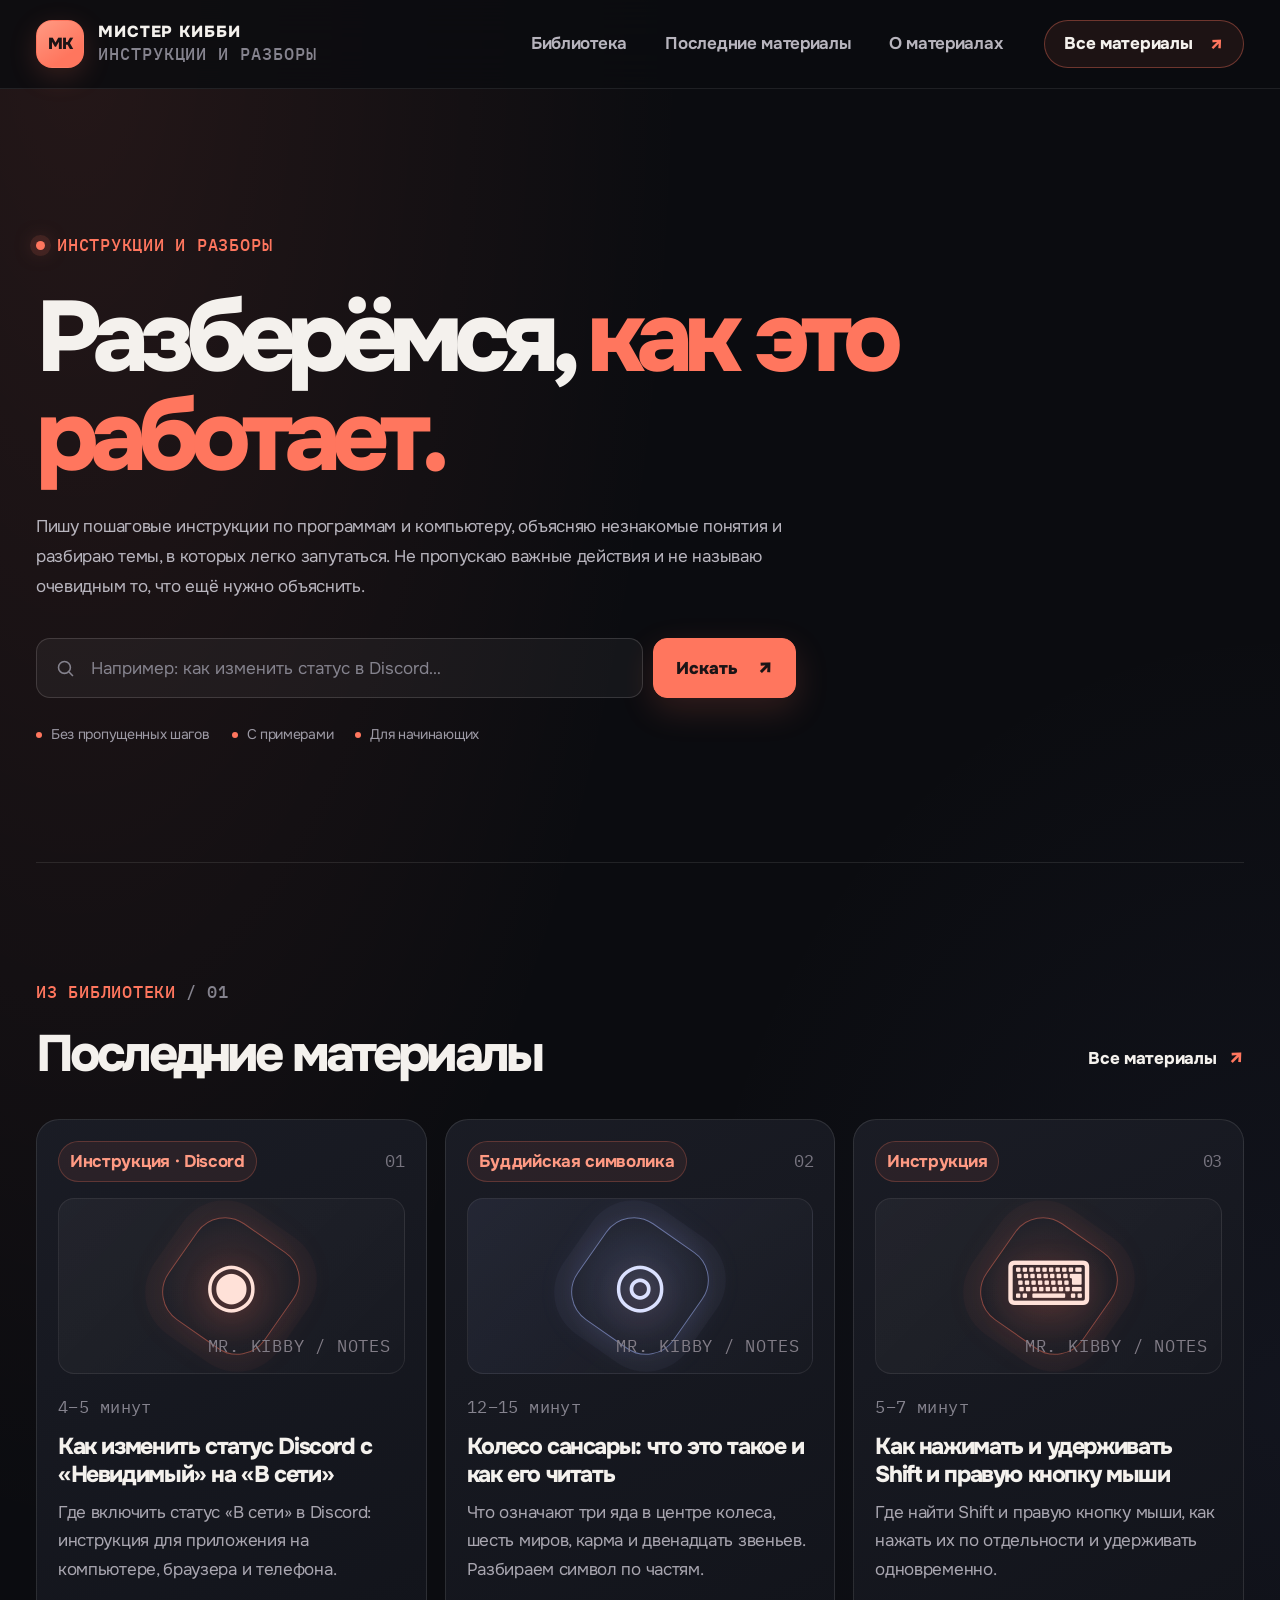
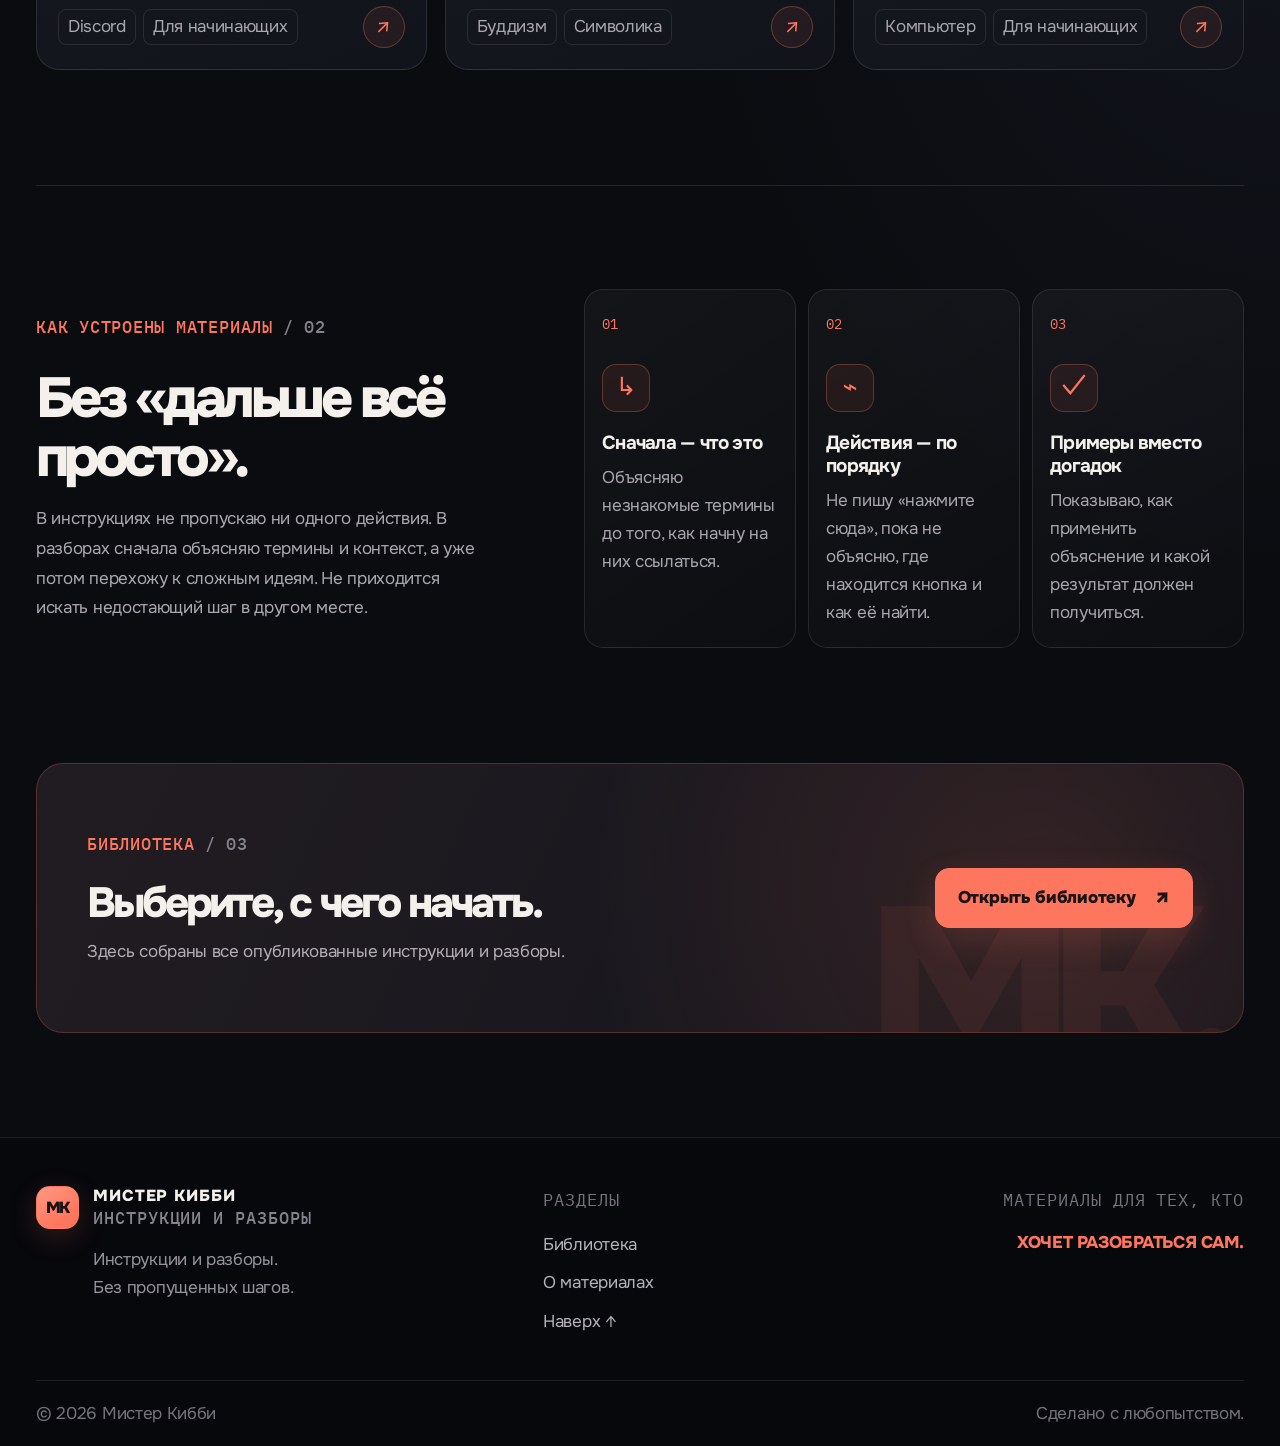
<file: index.html>
<!doctype html>
<html lang="ru">
<head>
  <meta charset="utf-8">
  <meta name="viewport" content="width=device-width, initial-scale=1">
  <meta name="color-scheme" content="dark">
  <meta name="theme-color" content="#0b0c10">
  <meta name="description" content="Пошаговые инструкции по программам и компьютеру, объяснения незнакомых понятий и разборы сложных тем.">
  <title>Мистер Кибби — инструкции и разборы</title>
  <link rel="canonical" href="https://paulkibby.github.io/shift-guide/">
  <meta property="og:title" content="Мистер Кибби — инструкции и разборы">
  <meta property="og:description" content="Пошаговые инструкции по программам и компьютеру, объяснения незнакомых понятий и разборы сложных тем.">
  <meta property="og:type" content="website">
  <meta property="og:locale" content="ru_RU">
  <link rel="icon" type="image/svg+xml" href="./assets/favicon.svg">
  <link rel="preconnect" href="https://fonts.googleapis.com">
  <link rel="preconnect" href="https://fonts.gstatic.com" crossorigin>
  <link href="https://fonts.googleapis.com/css2?family=IBM+Plex+Mono:wght@400;500;600&family=Onest:wght@400;500;600;700;800&display=swap" rel="stylesheet">
  <link rel="stylesheet" href="./assets/css/tokens.css">
  <link rel="stylesheet" href="./assets/css/site.css">
  <link rel="stylesheet" href="./assets/css/type-scale.css">
  <script defer src="./assets/js/site.js"></script>
  <script type="application/ld+json">
  {"@context":"https://schema.org","@type":"Blog","name":"Мистер Кибби","description":"Пошаговые инструкции по программам и компьютеру, объяснения незнакомых понятий и разборы сложных тем.","inLanguage":"ru"}
  </script>
</head>
<body data-page="home">
  <div data-site-header></div>

  <main id="top">
    <section class="home-hero wrap" aria-labelledby="home-title">
      <div class="home-hero-copy">
        <div class="eyebrow"><span class="eyebrow-pulse" aria-hidden="true"></span>Инструкции и разборы</div>
        <h1 class="home-title" id="home-title">Разберёмся, <span>как это работает.</span></h1>
        <p class="home-description">Пишу пошаговые инструкции по программам и компьютеру, объясняю незнакомые понятия и разбираю темы, в которых легко запутаться. Не пропускаю важные действия и не называю очевидным то, что ещё нужно объяснить.</p>
        <form class="hero-search" action="./library/" method="get" role="search">
          <label class="hero-search-field">
            <svg viewBox="0 0 24 24" fill="none" stroke="currentColor" stroke-width="1.8" aria-hidden="true"><circle cx="10.8" cy="10.8" r="6.8"></circle><path d="m16 16 4.5 4.5"></path></svg>
            <input type="search" name="q" placeholder="Например: как изменить статус в Discord…" aria-label="Поиск по библиотеке">
          </label>
          <button class="button-primary" type="submit">Искать <span aria-hidden="true">↗</span></button>
        </form>
        <div class="hero-signals" aria-label="Что вы найдёте в материалах">
          <span><i aria-hidden="true"></i>Без пропущенных шагов</span>
          <span><i aria-hidden="true"></i>С примерами</span>
          <span><i aria-hidden="true"></i>Для начинающих</span>
        </div>
      </div>
    </section>

    <section class="home-library wrap" id="articles" aria-labelledby="library-title">
      <div class="section-heading">
        <div>
          <div class="section-kicker">Из библиотеки <span> / 01</span></div>
          <h2 id="library-title">Последние материалы</h2>
        </div>
        <a class="text-link" href="./library/">Все материалы <span aria-hidden="true">↗</span></a>
      </div>
      <div class="article-grid home-article-grid" id="home-article-grid" aria-live="polite">
        <div class="catalog-loading">Загружаем материалы…</div>
      </div>
    </section>

    <section class="method-section wrap" id="about" aria-labelledby="method-title">
      <div class="method-heading">
        <div class="section-kicker">Как устроены материалы <span>/ 02</span></div>
        <h2 id="method-title">Без «дальше всё просто».</h2>
        <p>В инструкциях не пропускаю ни одного действия. В разборах сначала объясняю термины и контекст, а уже потом перехожу к сложным идеям. Не приходится искать недостающий шаг в другом месте.</p>
      </div>
      <div class="method-steps">
        <article class="method-card">
          <span class="method-index">01</span>
          <div class="method-icon" aria-hidden="true">↳</div>
          <h3>Сначала — что это</h3>
          <p>Объясняю незнакомые термины до того, как начну на них ссылаться.</p>
        </article>
        <article class="method-card">
          <span class="method-index">02</span>
          <div class="method-icon" aria-hidden="true">⌁</div>
          <h3>Действия — по порядку</h3>
          <p>Не пишу «нажмите сюда», пока не объясню, где находится кнопка и как её найти.</p>
        </article>
        <article class="method-card">
          <span class="method-index">03</span>
          <div class="method-icon" aria-hidden="true">✓</div>
          <h3>Примеры вместо догадок</h3>
          <p>Показываю, как применить объяснение и какой результат должен получиться.</p>
        </article>
      </div>
    </section>

    <section class="closing-cta wrap">
      <div>
        <div class="section-kicker">Библиотека <span>/ 03</span></div>
        <h2>Выберите, с чего начать.</h2>
        <p>Здесь собраны все опубликованные инструкции и разборы.</p>
      </div>
      <a class="button-primary button-primary-light" href="./library/">Открыть библиотеку <span aria-hidden="true">↗</span></a>
      <span class="cta-decoration" aria-hidden="true">MK.</span>
    </section>
  </main>

  <div data-site-footer></div>
</body>
</html>
</file>
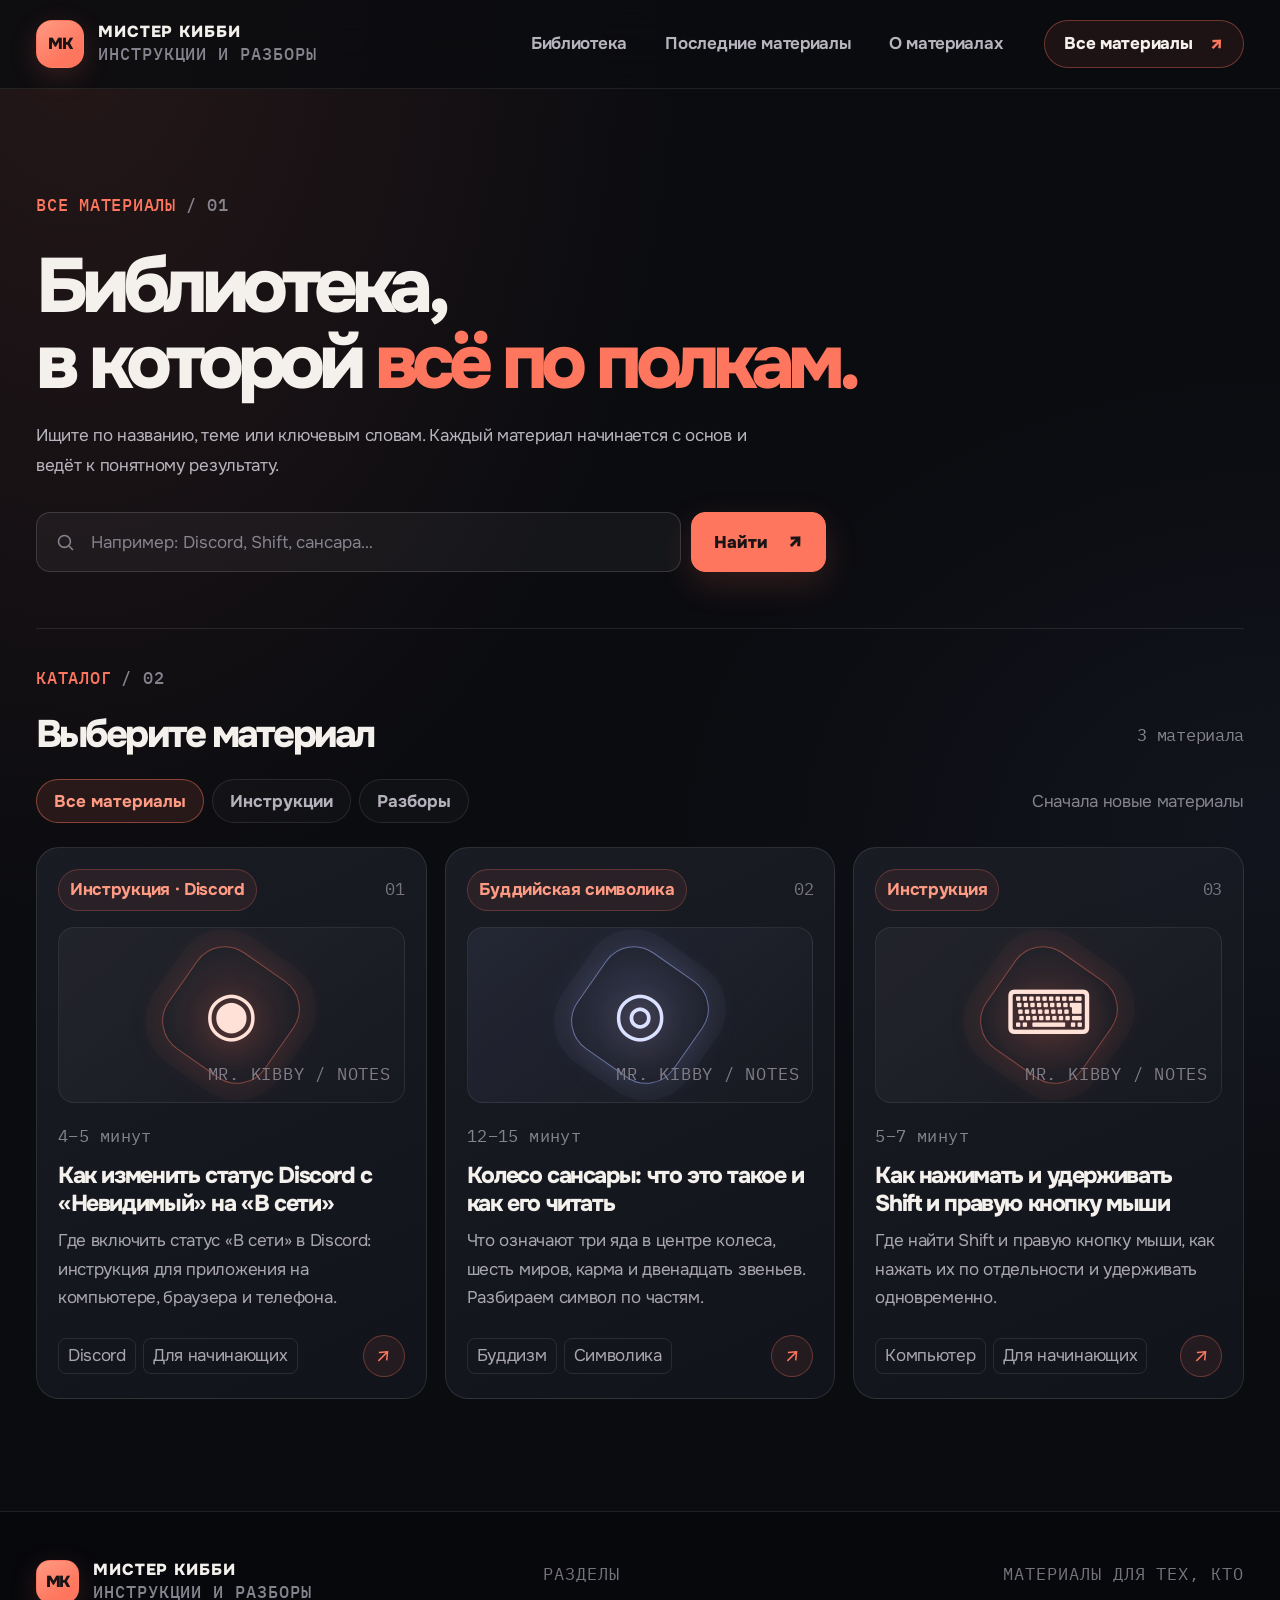
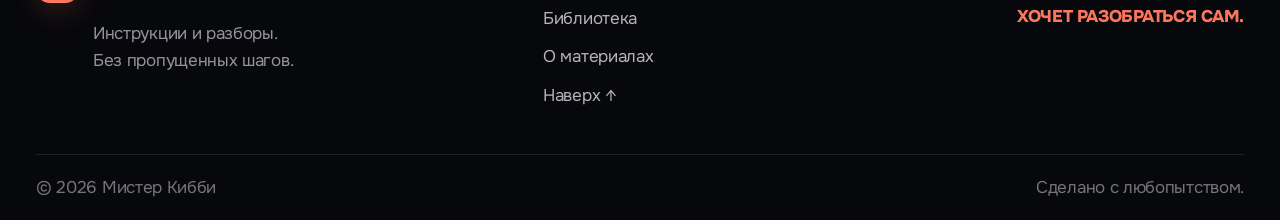
<file: library/index.html>
<!doctype html>
<html lang="ru">
<head>
  <meta charset="utf-8">
  <meta name="viewport" content="width=device-width, initial-scale=1">
  <meta name="color-scheme" content="dark">
  <meta name="theme-color" content="#0b0c10">
  <meta name="description" content="Все инструкции и разборы Мистера Кибби в одной библиотеке. Ищите материалы по теме, названию или ключевым словам.">
  <title>Библиотека материалов — Мистер Кибби</title>
  <link rel="canonical" href="https://paulkibby.github.io/shift-guide/library/">
  <meta property="og:title" content="Библиотека материалов — Мистер Кибби">
  <meta property="og:description" content="Инструкции и понятные разборы в одной библиотеке.">
  <meta property="og:type" content="website">
  <link rel="icon" type="image/svg+xml" href="../assets/favicon.svg">
  <link rel="preconnect" href="https://fonts.googleapis.com">
  <link rel="preconnect" href="https://fonts.gstatic.com" crossorigin>
  <link href="https://fonts.googleapis.com/css2?family=IBM+Plex+Mono:wght@400;500;600&family=Onest:wght@400;500;600;700;800&display=swap" rel="stylesheet">
  <link rel="stylesheet" href="../assets/css/tokens.css">
  <link rel="stylesheet" href="../assets/css/site.css">
  <link rel="stylesheet" href="../assets/css/type-scale.css">
  <script defer src="../assets/js/site.js"></script>
</head>
<body data-page="library">
  <div data-site-header></div>

  <main id="top" class="library-page">
    <section class="library-hero wrap">
      <div class="section-kicker">Все материалы <span>/ 01</span></div>
      <h1>Библиотека,<br>в которой <em>всё по полкам.</em></h1>
      <p>Ищите по названию, теме или ключевым словам. Каждый материал начинается с основ и ведёт к понятному результату.</p>
      <form class="library-search" action="./" method="get" role="search">
        <label class="library-search-field">
          <svg viewBox="0 0 24 24" fill="none" stroke="currentColor" stroke-width="1.8" aria-hidden="true"><circle cx="10.8" cy="10.8" r="6.8"></circle><path d="m16 16 4.5 4.5"></path></svg>
          <input id="article-search" type="search" name="q" placeholder="Например: Discord, Shift, сансара…" autocomplete="off" aria-label="Поиск по материалам">
        </label>
        <button class="button-primary" type="submit">Найти <span aria-hidden="true">↗</span></button>
      </form>
    </section>

    <section class="library-browser wrap" aria-labelledby="results-title">
      <div class="browser-topline">
        <div>
          <div class="section-kicker">Каталог <span>/ 02</span></div>
          <h2 id="results-title">Выберите материал</h2>
        </div>
        <div class="library-count" id="result-count" aria-live="polite">Загружаем каталог…</div>
      </div>
      <div class="library-toolbar">
        <div class="filter-group" role="group" aria-label="Фильтр материалов">
          <button class="filter-button" type="button" data-filter="all" aria-pressed="true">Все материалы</button>
          <button class="filter-button" type="button" data-filter="guide" aria-pressed="false">Инструкции</button>
          <button class="filter-button" type="button" data-filter="ideas" aria-pressed="false">Разборы</button>
        </div>
        <span class="sort-note">Сначала новые материалы</span>
      </div>
      <div class="article-grid library-article-grid" id="article-grid" aria-live="polite">
        <div class="catalog-loading">Загружаем материалы…</div>
      </div>
      <div class="empty-state" id="empty-state" role="status">По этому запросу ничего не нашлось. Попробуйте другое слово или выберите другую категорию.</div>
    </section>
  </main>

  <div data-site-footer></div>
</body>
</html>
</file>
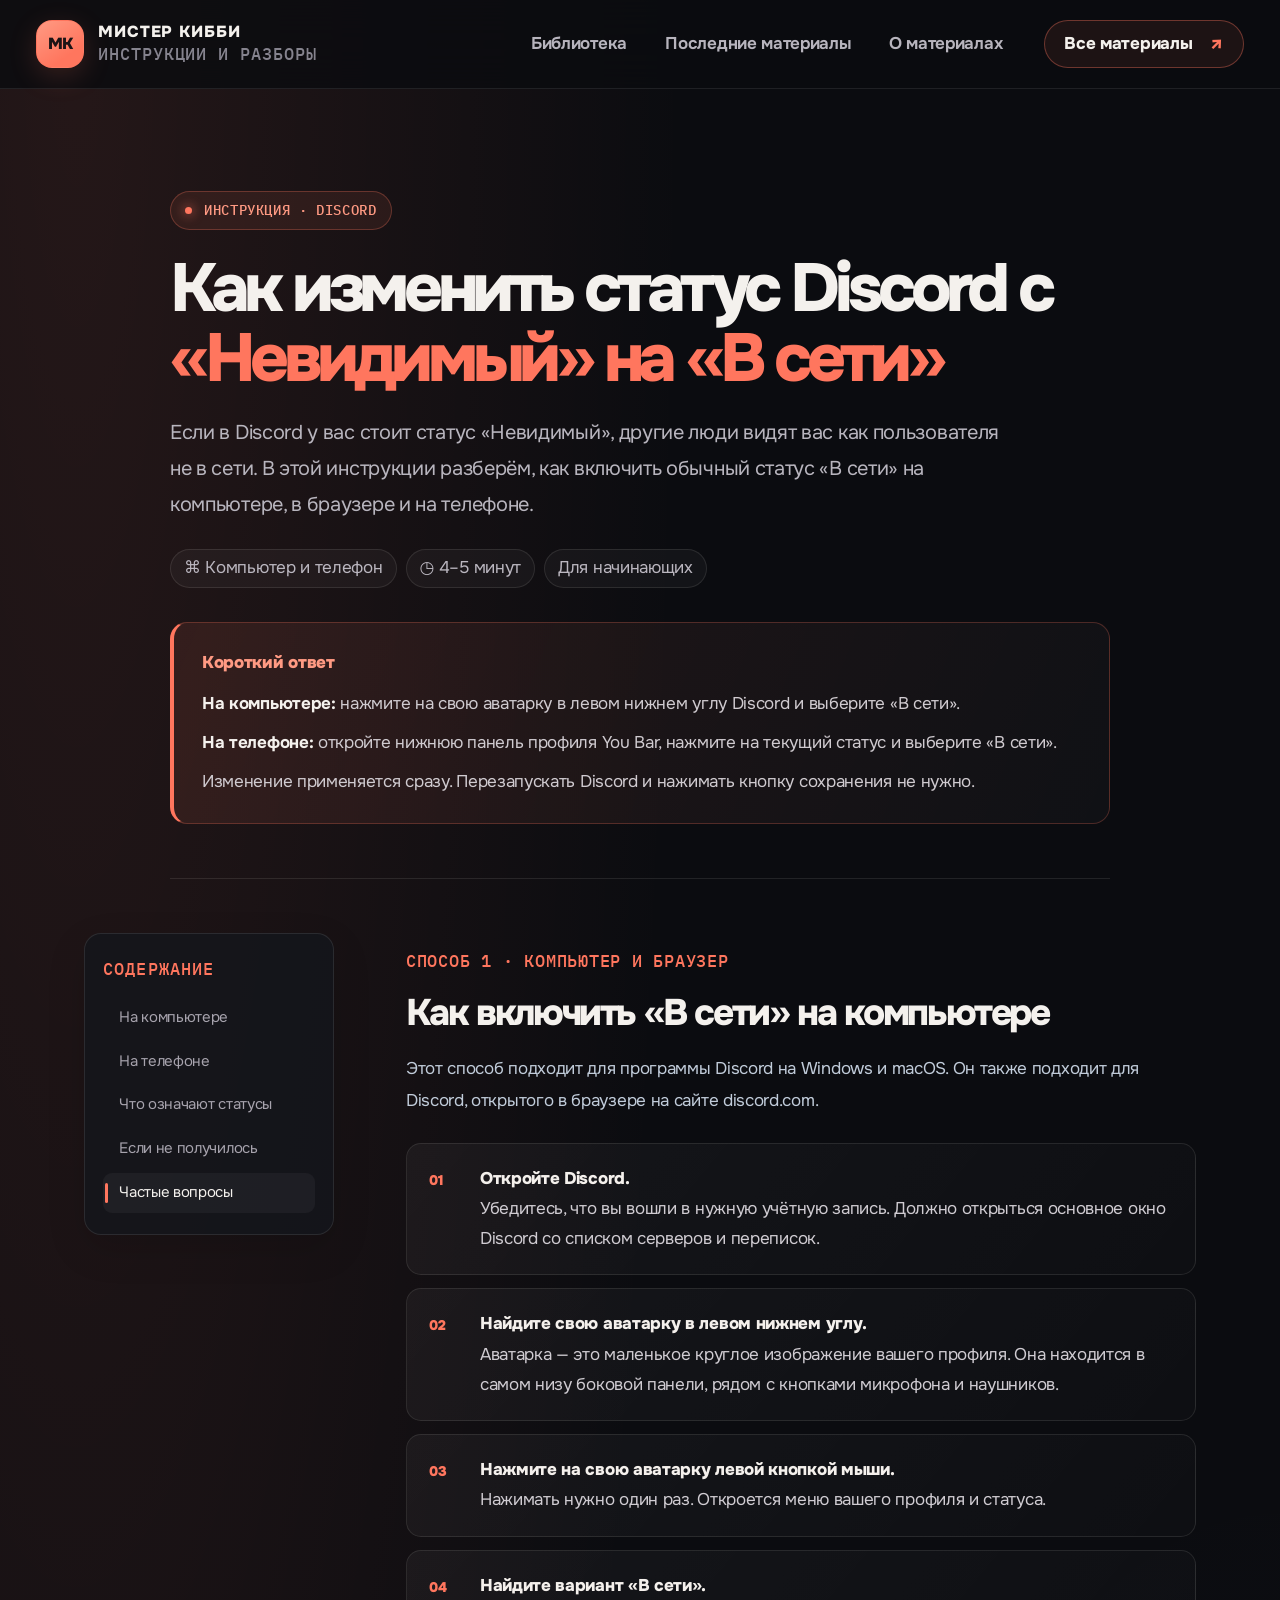
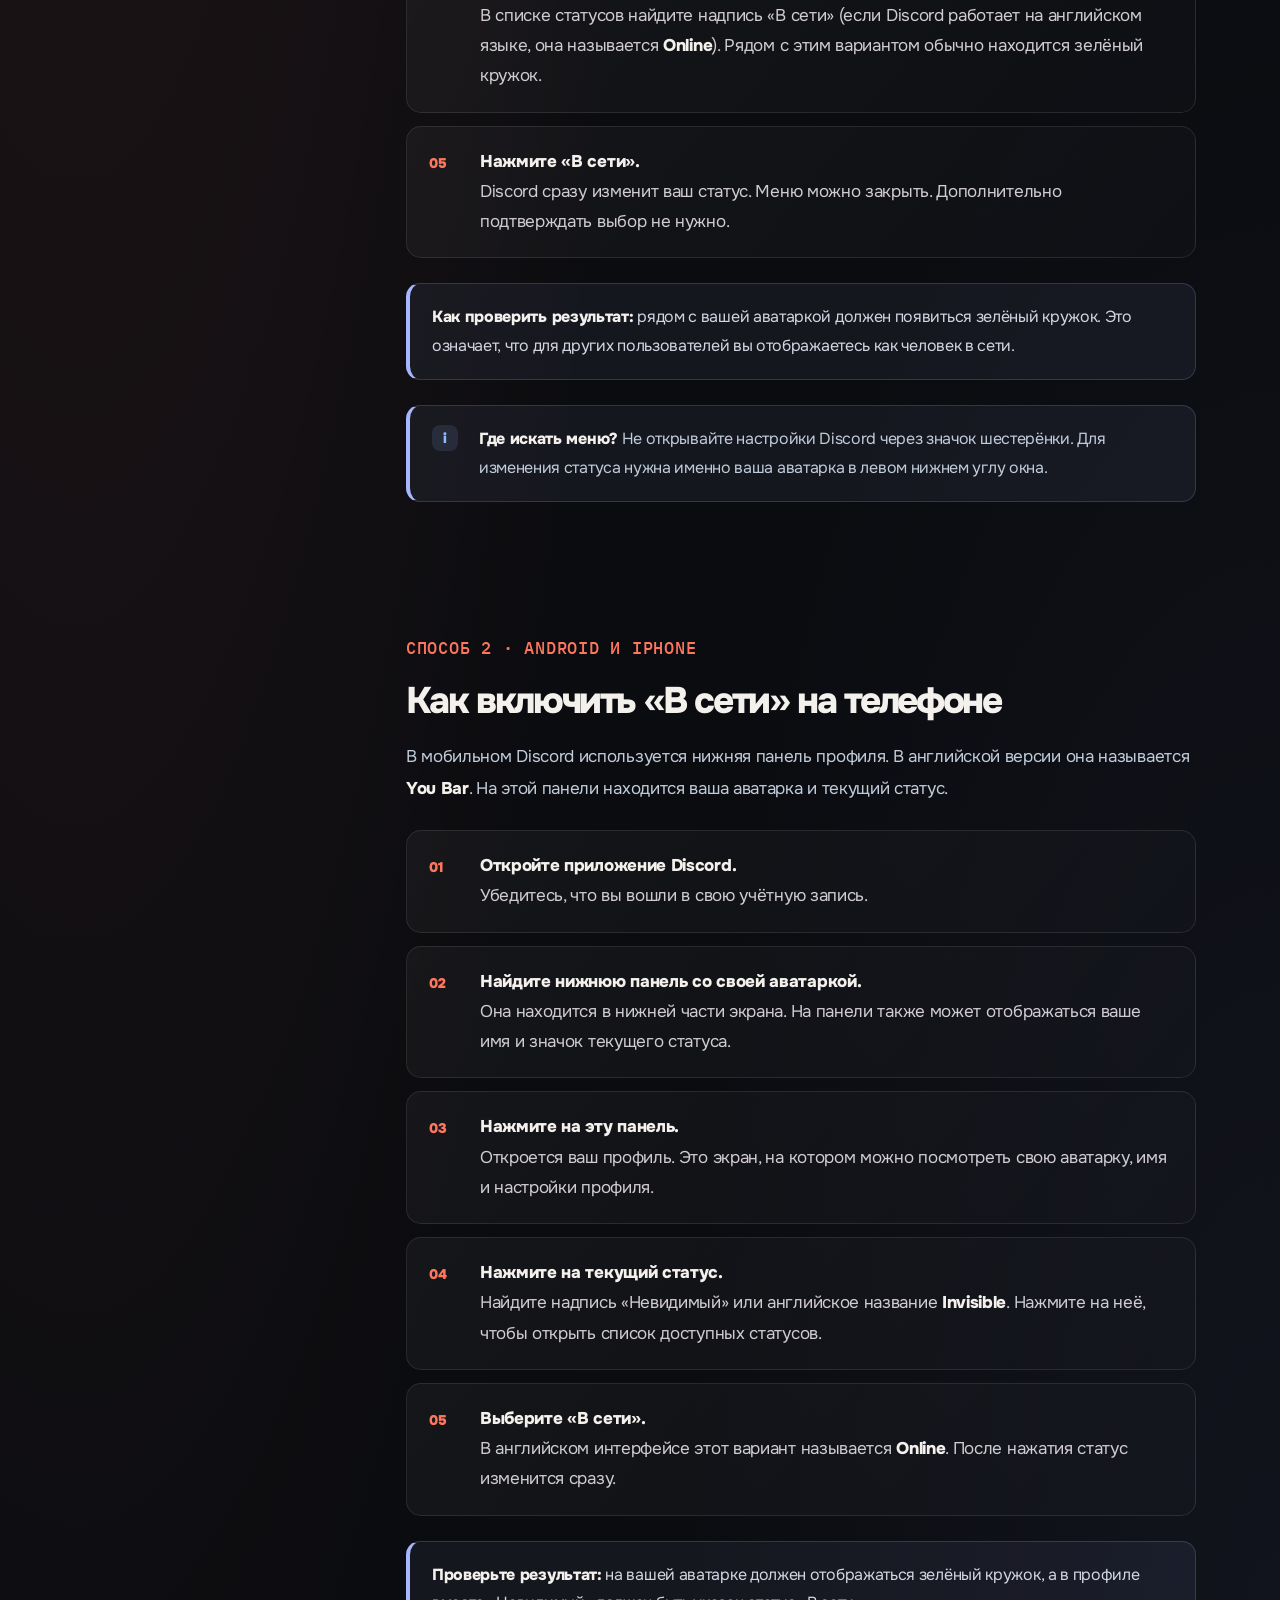
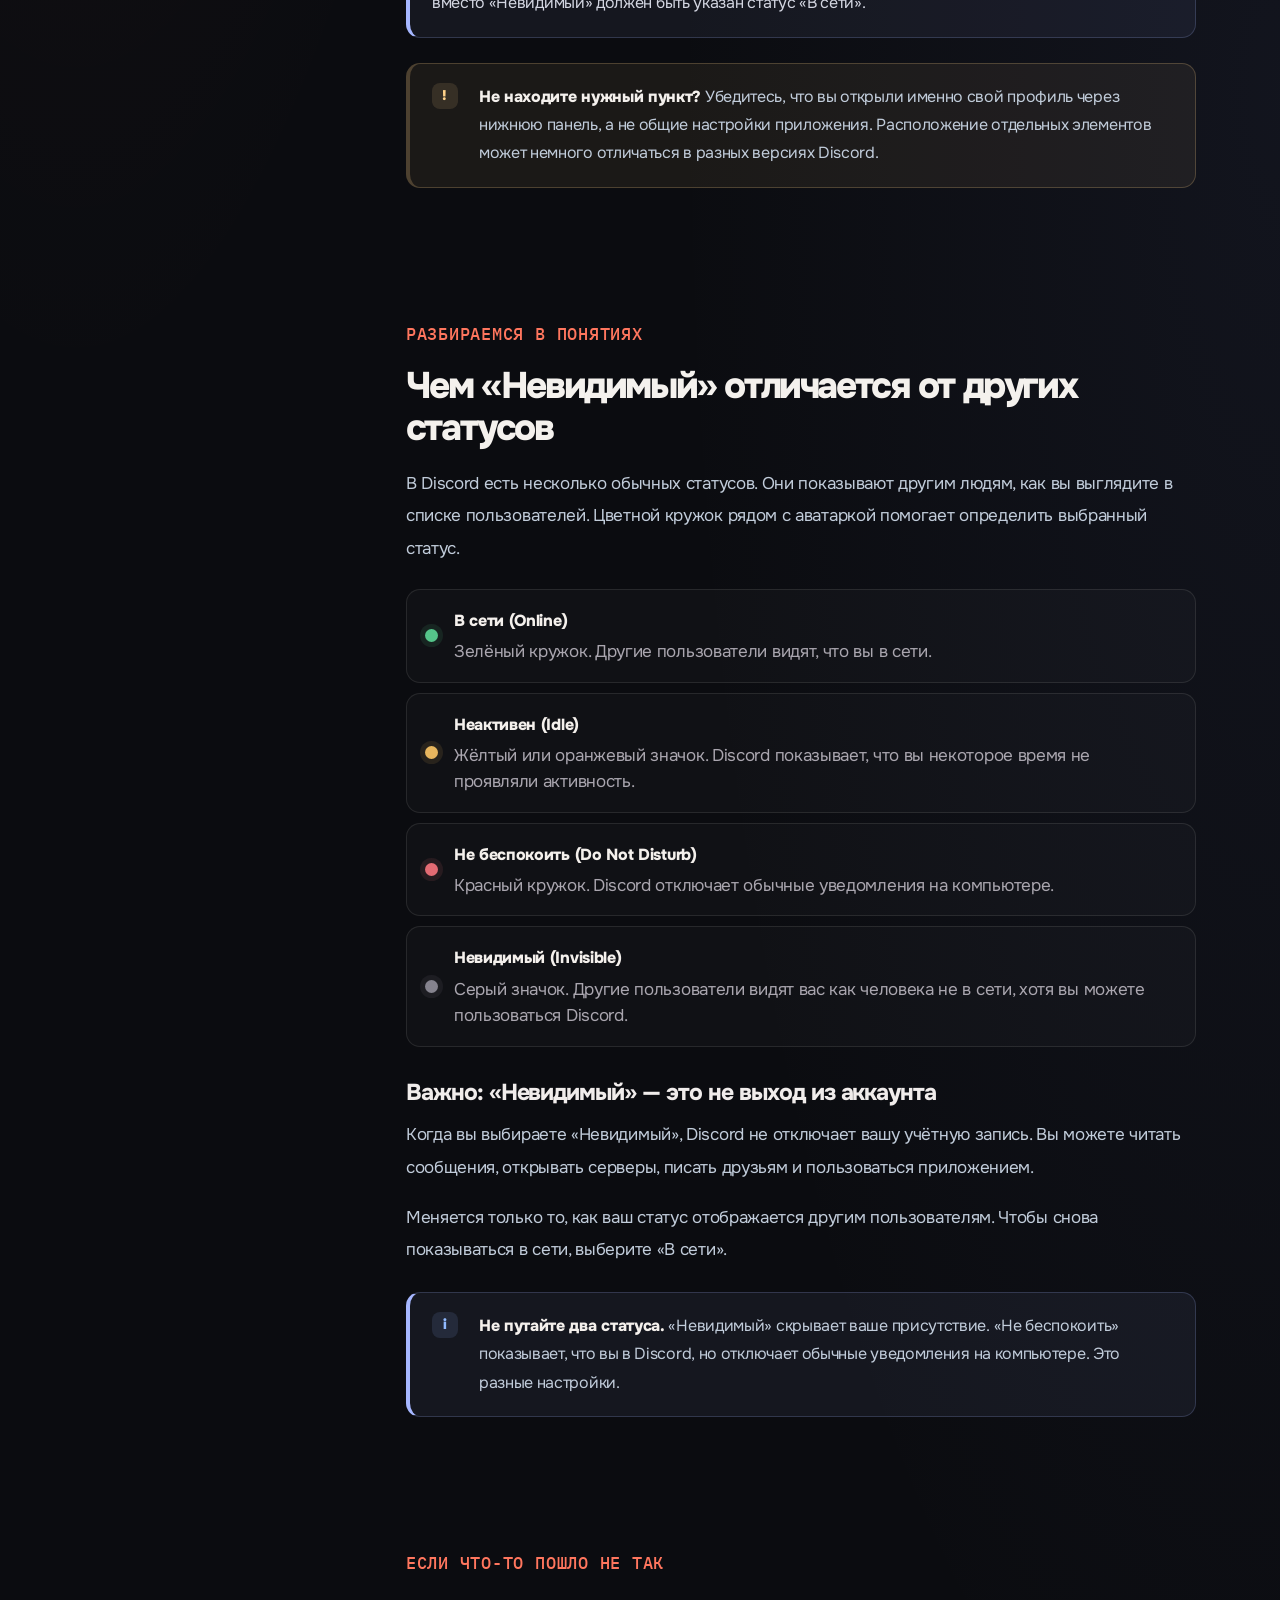
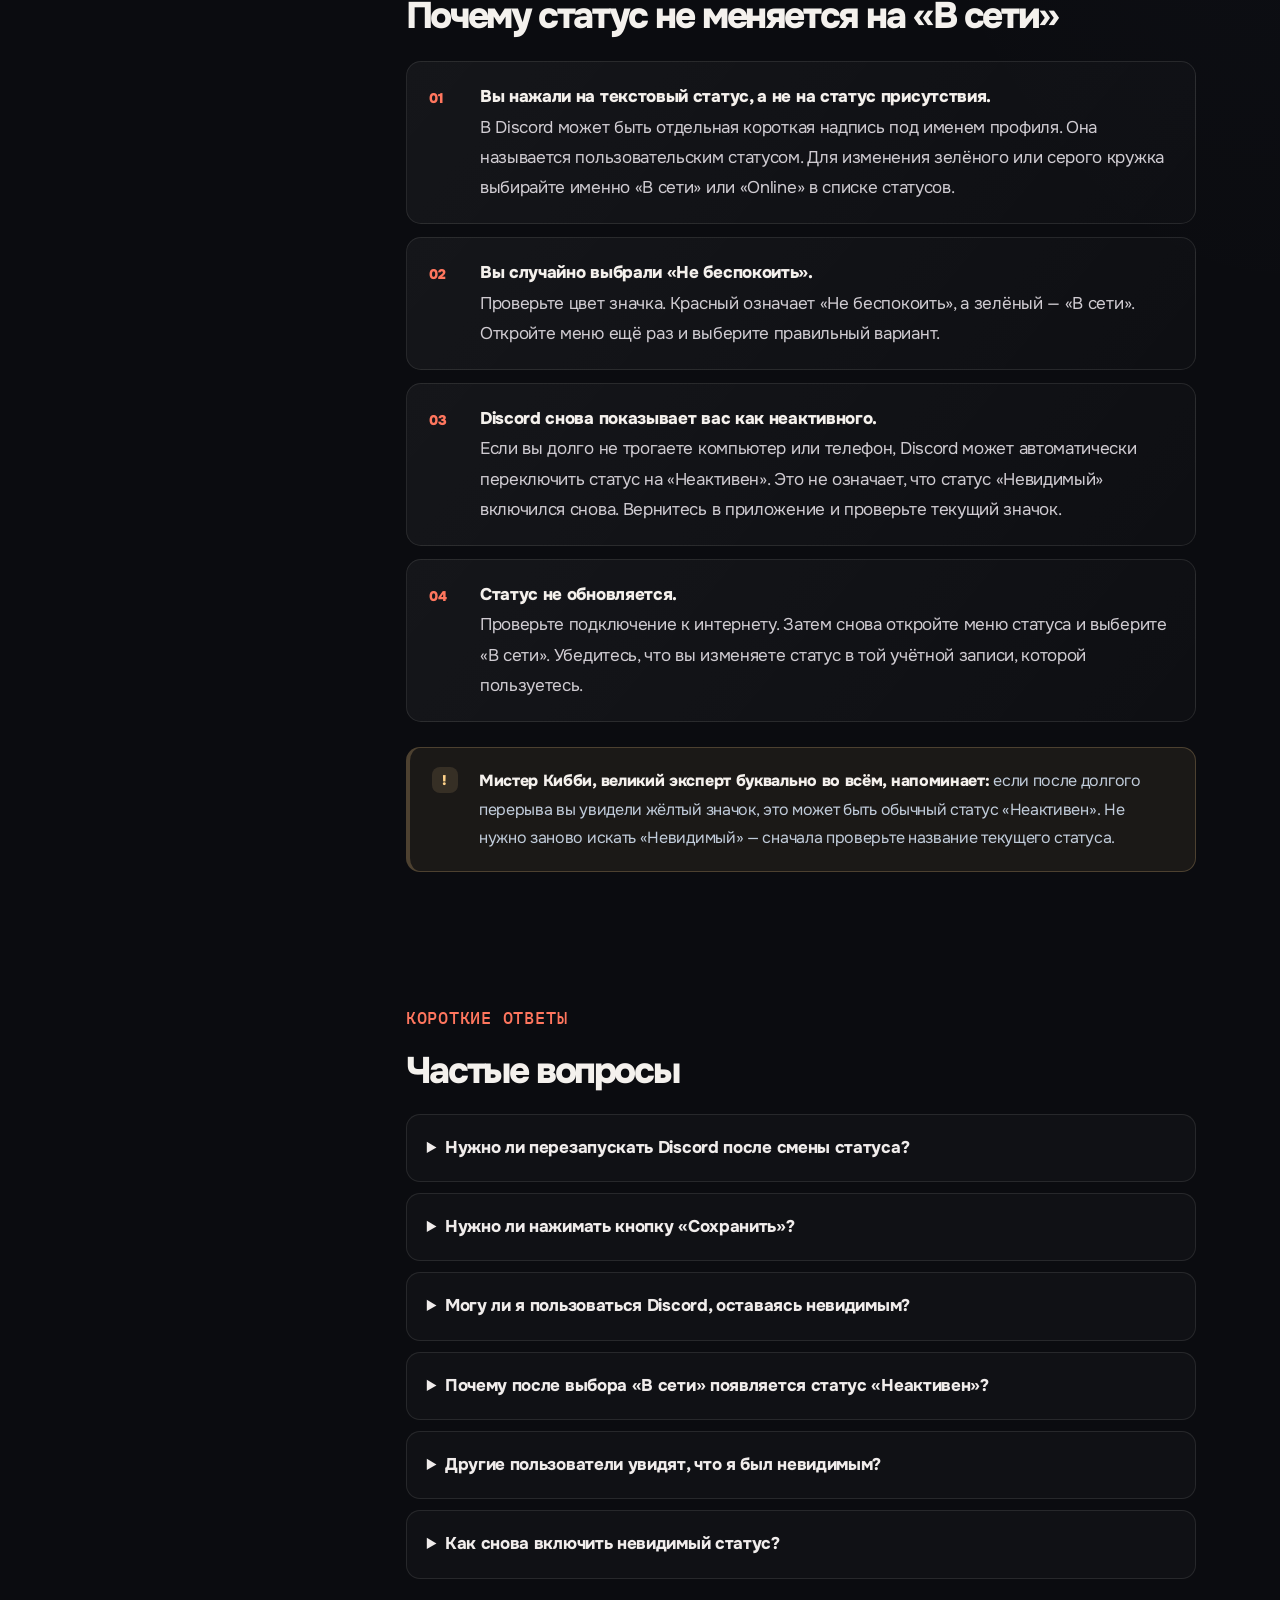
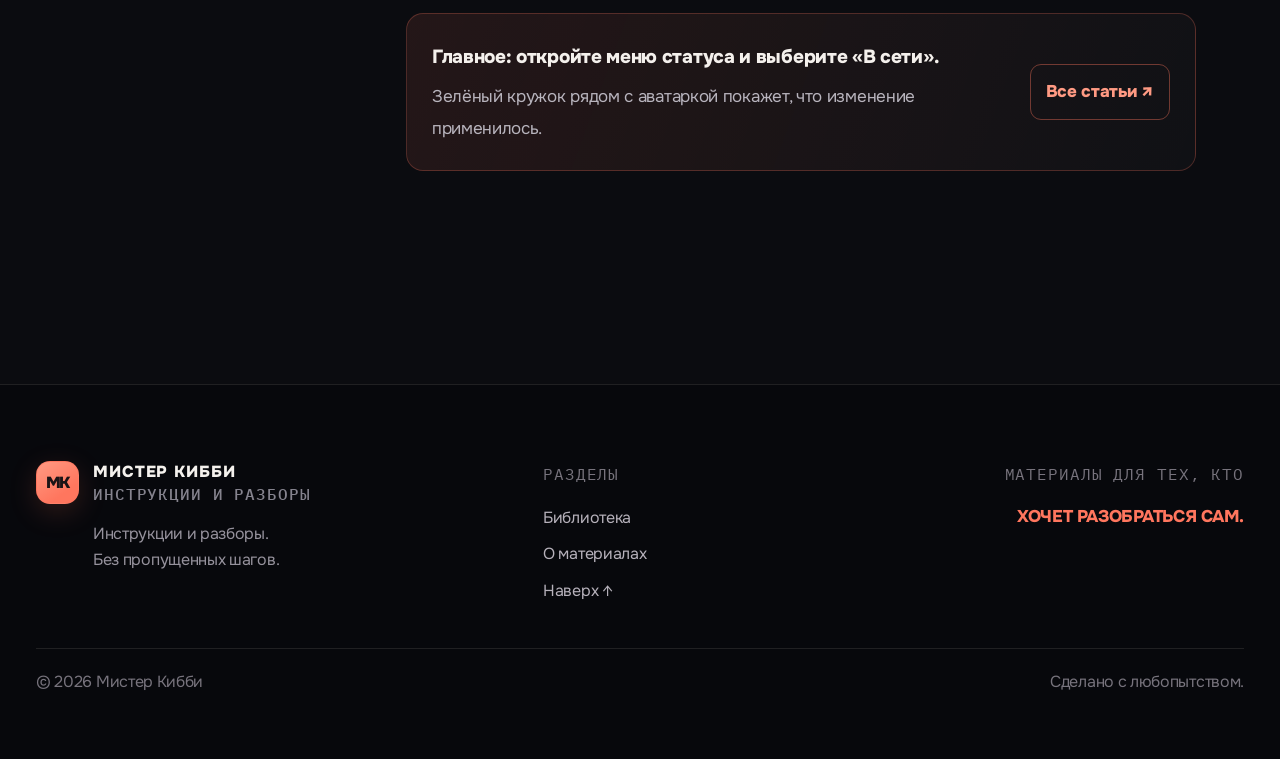
<file: articles/discord-invisible-to-online.html>
<!doctype html>
<html lang="ru">
<head>
  <meta charset="utf-8">
  <meta name="viewport" content="width=device-width, initial-scale=1">
  <meta name="color-scheme" content="dark">
  <meta name="description" content="Пошаговая инструкция: как изменить статус Discord с «Невидимый» на «В сети» на компьютере, в браузере и на телефоне.">
  <title>Как изменить статус Discord с «Невидимый» на «В сети» — от Мистера Кибби</title>
  <link rel="canonical" href="https://paulkibby.github.io/shift-guide/articles/discord-invisible-to-online.html">
  <meta property="og:title" content="Как изменить статус Discord с «Невидимый» на «В сети»">
  <meta property="og:description" content="Показываем, где найти статус Discord и как включить «В сети» на компьютере и телефоне.">
  <meta property="og:type" content="article">
  
  <link rel="preconnect" href="https://fonts.googleapis.com">
  <link rel="preconnect" href="https://fonts.gstatic.com" crossorigin>
  <link href="https://fonts.googleapis.com/css2?family=IBM+Plex+Mono:wght@400;500;600&family=Onest:wght@400;500;600;700;800&display=swap" rel="stylesheet">
  <link rel="stylesheet" href="../assets/css/tokens.css">
  <link rel="stylesheet" href="../assets/css/pages/discord-invisible-to-online.css">
  <link rel="stylesheet" href="../assets/css/site.css">
  <link rel="stylesheet" href="../assets/css/type-scale.css">
  <link rel="icon" type="image/svg+xml" href="../assets/favicon.svg">
  <script defer src="../assets/js/site.js"></script>
</head>
<body data-page="article" data-article="discord-invisible-to-online">
  <div data-site-header></div>

  <main id="top">
    <div class="wrap">
      <header class="hero">
        <div class="eyebrow">Инструкция · Discord</div>
        <h1>Как изменить статус Discord с <span>«Невидимый» на «В сети»</span></h1>
        <p class="lead">Если в Discord у вас стоит статус «Невидимый», другие люди видят вас как пользователя не в сети. В этой инструкции разберём, как включить обычный статус «В сети» на компьютере, в браузере и на телефоне.</p>
        <div class="hero-meta">
          <span class="pill">⌘ Компьютер и телефон</span>
          <span class="pill">◷ 4–5 минут</span>
          <span class="pill">Для начинающих</span>
        </div>
        <div class="answer-box">
          <strong>Короткий ответ</strong>
          <p><b>На компьютере:</b> нажмите на свою аватарку в левом нижнем углу Discord и выберите «В сети».</p>
          <p><b>На телефоне:</b> откройте нижнюю панель профиля You Bar, нажмите на текущий статус и выберите «В сети».</p>
          <p>Изменение применяется сразу. Перезапускать Discord и нажимать кнопку сохранения не нужно.</p>
        </div>
      </header>

      <div class="layout">
        <aside class="toc" aria-label="Содержание статьи">
          <div class="toc-title">Содержание</div>
          <nav>
            <a href="#desktop">На компьютере</a>
            <a href="#mobile">На телефоне</a>
            <a href="#statuses">Что означают статусы</a>
            <a href="#problems">Если не получилось</a>
            <a href="#faq">Частые вопросы</a>
          </nav>
        </aside>

        <article>
          <section id="desktop">
            <div class="section-kicker">Способ 1 · Компьютер и браузер</div>
            <h2>Как включить «В сети» на компьютере</h2>
            <p>Этот способ подходит для программы Discord на Windows и macOS. Он также подходит для Discord, открытого в браузере на сайте discord.com.</p>
            <div class="step-list" role="list">
              <div class="step" role="listitem">
                <p><b>Откройте Discord.</b><br>Убедитесь, что вы вошли в нужную учётную запись. Должно открыться основное окно Discord со списком серверов и переписок.</p>
              </div>
              <div class="step" role="listitem">
                <p><b>Найдите свою аватарку в левом нижнем углу.</b><br>Аватарка — это маленькое круглое изображение вашего профиля. Она находится в самом низу боковой панели, рядом с кнопками микрофона и наушников.</p>
              </div>
              <div class="step" role="listitem">
                <p><b>Нажмите на свою аватарку левой кнопкой мыши.</b><br>Нажимать нужно один раз. Откроется меню вашего профиля и статуса.</p>
              </div>
              <div class="step" role="listitem">
                <p><b>Найдите вариант «В сети».</b><br>В списке статусов найдите надпись «В сети» (если Discord работает на английском языке, она называется <b>Online</b>). Рядом с этим вариантом обычно находится зелёный кружок.</p>
              </div>
              <div class="step" role="listitem">
                <p><b>Нажмите «В сети».</b><br>Discord сразу изменит ваш статус. Меню можно закрыть. Дополнительно подтверждать выбор не нужно.</p>
              </div>
            </div>
            <div class="simple-line"><b>Как проверить результат:</b> рядом с вашей аватаркой должен появиться зелёный кружок. Это означает, что для других пользователей вы отображаетесь как человек в сети.</div>
            <div class="callout">
              <span class="symbol">i</span>
              <p><b>Где искать меню?</b> Не открывайте настройки Discord через значок шестерёнки. Для изменения статуса нужна именно ваша аватарка в левом нижнем углу окна.</p>
            </div>
          </section>

          <section id="mobile">
            <div class="section-kicker">Способ 2 · Android и iPhone</div>
            <h2>Как включить «В сети» на телефоне</h2>
            <p>В мобильном Discord используется нижняя панель профиля. В английской версии она называется <b>You Bar</b>. На этой панели находится ваша аватарка и текущий статус.</p>
            <div class="step-list" role="list">
              <div class="step" role="listitem">
                <p><b>Откройте приложение Discord.</b><br>Убедитесь, что вы вошли в свою учётную запись.</p>
              </div>
              <div class="step" role="listitem">
                <p><b>Найдите нижнюю панель со своей аватаркой.</b><br>Она находится в нижней части экрана. На панели также может отображаться ваше имя и значок текущего статуса.</p>
              </div>
              <div class="step" role="listitem">
                <p><b>Нажмите на эту панель.</b><br>Откроется ваш профиль. Это экран, на котором можно посмотреть свою аватарку, имя и настройки профиля.</p>
              </div>
              <div class="step" role="listitem">
                <p><b>Нажмите на текущий статус.</b><br>Найдите надпись «Невидимый» или английское название <b>Invisible</b>. Нажмите на неё, чтобы открыть список доступных статусов.</p>
              </div>
              <div class="step" role="listitem">
                <p><b>Выберите «В сети».</b><br>В английском интерфейсе этот вариант называется <b>Online</b>. После нажатия статус изменится сразу.</p>
              </div>
            </div>
            <div class="simple-line"><b>Проверьте результат:</b> на вашей аватарке должен отображаться зелёный кружок, а в профиле вместо «Невидимый» должен быть указан статус «В сети».</div>
            <div class="callout warn">
              <span class="symbol">!</span>
              <p><b>Не находите нужный пункт?</b> Убедитесь, что вы открыли именно свой профиль через нижнюю панель, а не общие настройки приложения. Расположение отдельных элементов может немного отличаться в разных версиях Discord.</p>
            </div>
          </section>

          <section id="statuses">
            <div class="section-kicker">Разбираемся в понятиях</div>
            <h2>Чем «Невидимый» отличается от других статусов</h2>
            <p>В Discord есть несколько обычных статусов. Они показывают другим людям, как вы выглядите в списке пользователей. Цветной кружок рядом с аватаркой помогает определить выбранный статус.</p>
            <div class="status-list" aria-label="Список статусов Discord">
              <div class="status-row">
                <span class="status-dot" aria-hidden="true"></span>
                <div class="status-copy"><strong>В сети (Online)</strong><span>Зелёный кружок. Другие пользователи видят, что вы в сети.</span></div>
              </div>
              <div class="status-row">
                <span class="status-dot idle" aria-hidden="true"></span>
                <div class="status-copy"><strong>Неактивен (Idle)</strong><span>Жёлтый или оранжевый значок. Discord показывает, что вы некоторое время не проявляли активность.</span></div>
              </div>
              <div class="status-row">
                <span class="status-dot dnd" aria-hidden="true"></span>
                <div class="status-copy"><strong>Не беспокоить (Do Not Disturb)</strong><span>Красный кружок. Discord отключает обычные уведомления на компьютере.</span></div>
              </div>
              <div class="status-row">
                <span class="status-dot invisible" aria-hidden="true"></span>
                <div class="status-copy"><strong>Невидимый (Invisible)</strong><span>Серый значок. Другие пользователи видят вас как человека не в сети, хотя вы можете пользоваться Discord.</span></div>
              </div>
            </div>
            <h3>Важно: «Невидимый» — это не выход из аккаунта</h3>
            <p>Когда вы выбираете «Невидимый», Discord не отключает вашу учётную запись. Вы можете читать сообщения, открывать серверы, писать друзьям и пользоваться приложением.</p>
            <p>Меняется только то, как ваш статус отображается другим пользователям. Чтобы снова показываться в сети, выберите «В сети».</p>
            <div class="callout">
              <span class="symbol">i</span>
              <p><b>Не путайте два статуса.</b> «Невидимый» скрывает ваше присутствие. «Не беспокоить» показывает, что вы в Discord, но отключает обычные уведомления на компьютере. Это разные настройки.</p>
            </div>
          </section>

          <section id="problems">
            <div class="section-kicker">Если что-то пошло не так</div>
            <h2>Почему статус не меняется на «В сети»</h2>
            <div class="step-list" role="list">
              <div class="step" role="listitem">
                <p><b>Вы нажали на текстовый статус, а не на статус присутствия.</b><br>В Discord может быть отдельная короткая надпись под именем профиля. Она называется пользовательским статусом. Для изменения зелёного или серого кружка выбирайте именно «В сети» или «Online» в списке статусов.</p>
              </div>
              <div class="step" role="listitem">
                <p><b>Вы случайно выбрали «Не беспокоить».</b><br>Проверьте цвет значка. Красный означает «Не беспокоить», а зелёный — «В сети». Откройте меню ещё раз и выберите правильный вариант.</p>
              </div>
              <div class="step" role="listitem">
                <p><b>Discord снова показывает вас как неактивного.</b><br>Если вы долго не трогаете компьютер или телефон, Discord может автоматически переключить статус на «Неактивен». Это не означает, что статус «Невидимый» включился снова. Вернитесь в приложение и проверьте текущий значок.</p>
              </div>
              <div class="step" role="listitem">
                <p><b>Статус не обновляется.</b><br>Проверьте подключение к интернету. Затем снова откройте меню статуса и выберите «В сети». Убедитесь, что вы изменяете статус в той учётной записи, которой пользуетесь.</p>
              </div>
            </div>
            <div class="callout warn">
              <span class="symbol">!</span>
              <p><b>Мистер Кибби, великий эксперт буквально во всём, напоминает:</b> если после долгого перерыва вы увидели жёлтый значок, это может быть обычный статус «Неактивен». Не нужно заново искать «Невидимый» — сначала проверьте название текущего статуса.</p>
            </div>
          </section>

          <section id="faq">
            <div class="section-kicker">Короткие ответы</div>
            <h2>Частые вопросы</h2>
            <div class="faq">
              <details>
                <summary>Нужно ли перезапускать Discord после смены статуса?</summary>
                <p>Нет. Выберите «В сети», и Discord применит изменение сразу. Закрывать и заново открывать приложение не требуется.</p>
              </details>
              <details>
                <summary>Нужно ли нажимать кнопку «Сохранить»?</summary>
                <p>Нет. Обычный статус присутствия меняется сразу после выбора. Кнопка сохранения для этого не нужна.</p>
              </details>
              <details>
                <summary>Могу ли я пользоваться Discord, оставаясь невидимым?</summary>
                <p>Да. При статусе «Невидимый» вы можете читать сообщения, писать другим людям и открывать серверы. Просто для остальных пользователей вы отображаетесь как человек не в сети.</p>
              </details>
              <details>
                <summary>Почему после выбора «В сети» появляется статус «Неактивен»?</summary>
                <p>Discord может автоматически переводить вас в состояние «Неактивен», если вы некоторое время не пользуетесь устройством. Когда вы снова начнёте работать с приложением, статус обычно вернётся к «В сети».</p>
              </details>
              <details>
                <summary>Другие пользователи увидят, что я был невидимым?</summary>
                <p>Само переключение статуса не показывает другим пользователям отдельное уведомление о том, что вы изменили «Невидимый» на «В сети». Они увидят ваш текущий статус.</p>
              </details>
              <details>
                <summary>Как снова включить невидимый статус?</summary>
                <p>Откройте то же меню статусов, которое использовали в этой инструкции, и выберите «Невидимый» (Invisible). Изменение также применяется сразу.</p>
              </details>
            </div>
            <div class="end-card">
              <div>
                <strong>Главное: откройте меню статуса и выберите «В сети».</strong>
                <p>Зелёный кружок рядом с аватаркой покажет, что изменение применилось.</p>
              </div>
              <a href="../index.html">Все статьи ↗</a>
            </div>
          </section>
        </article>
      </div>
    </div>
  </main>

  <div data-site-footer></div>
</body>
</html>
</file>
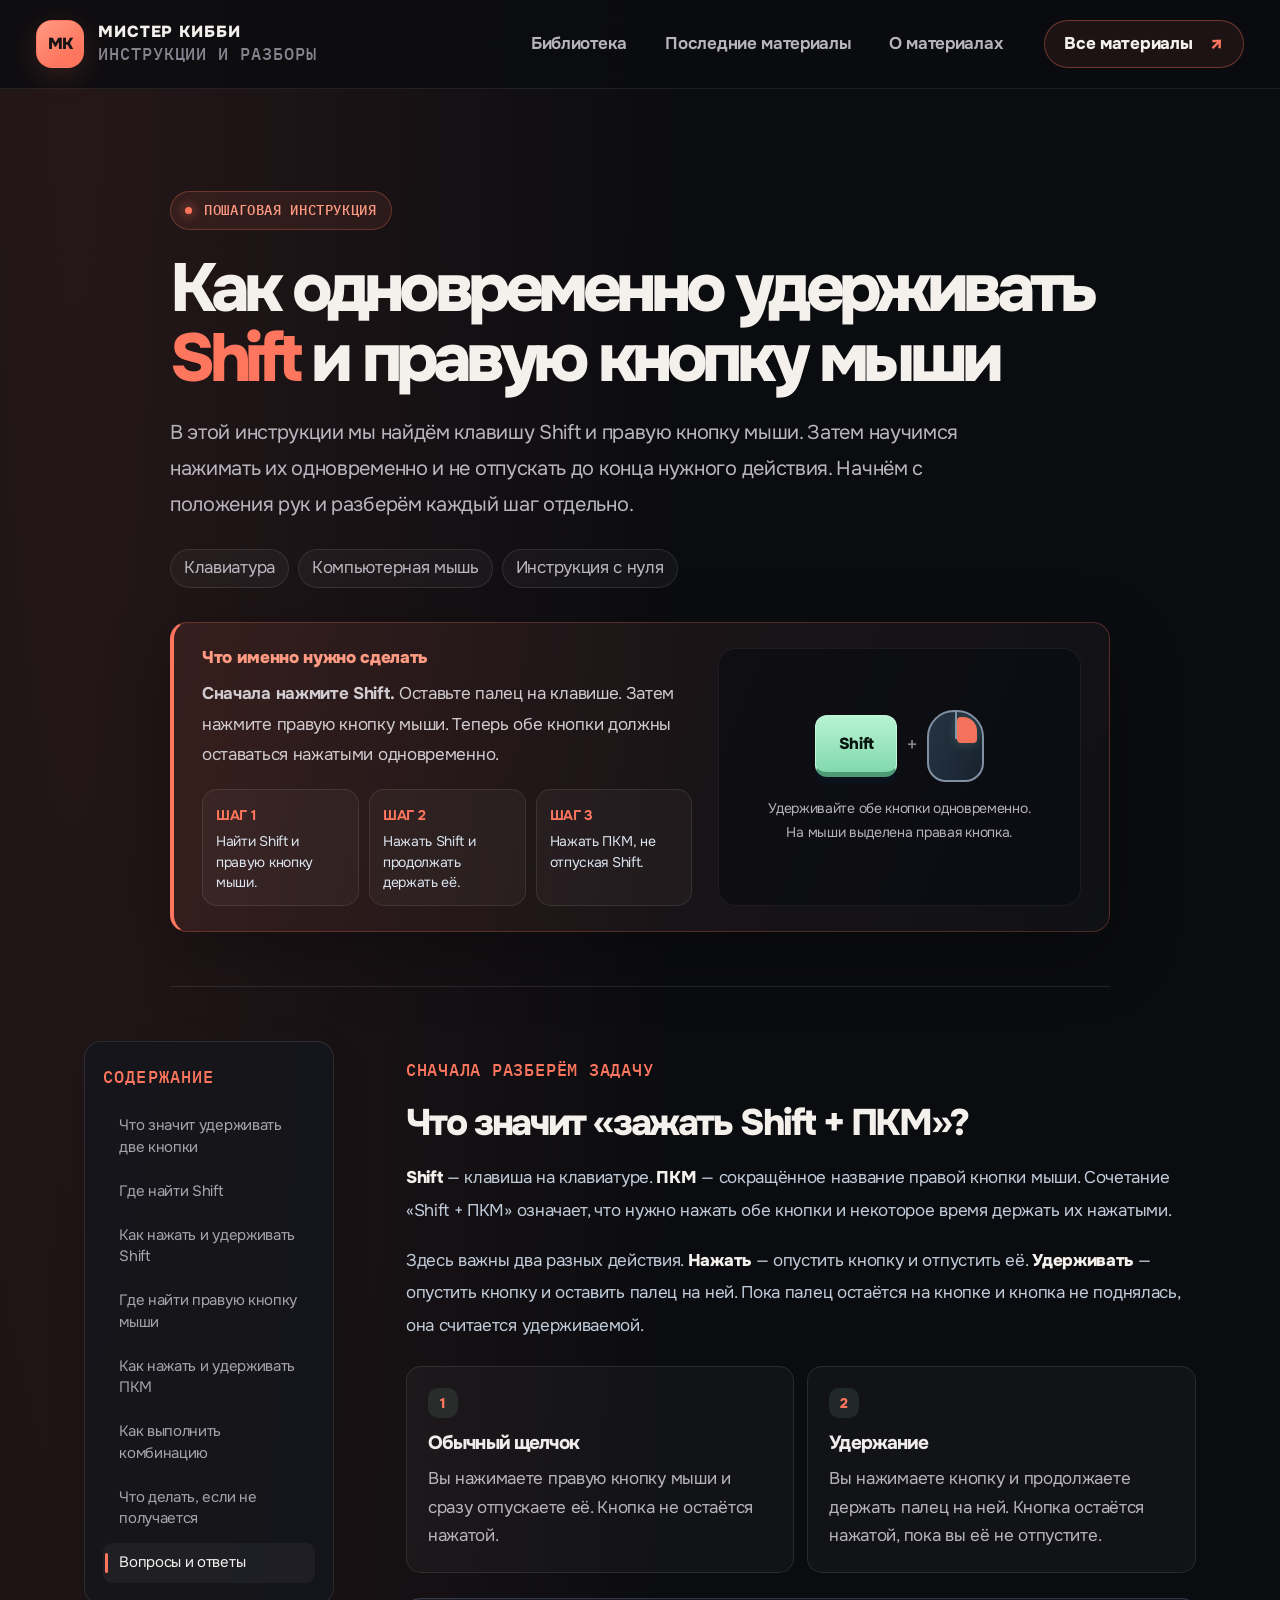
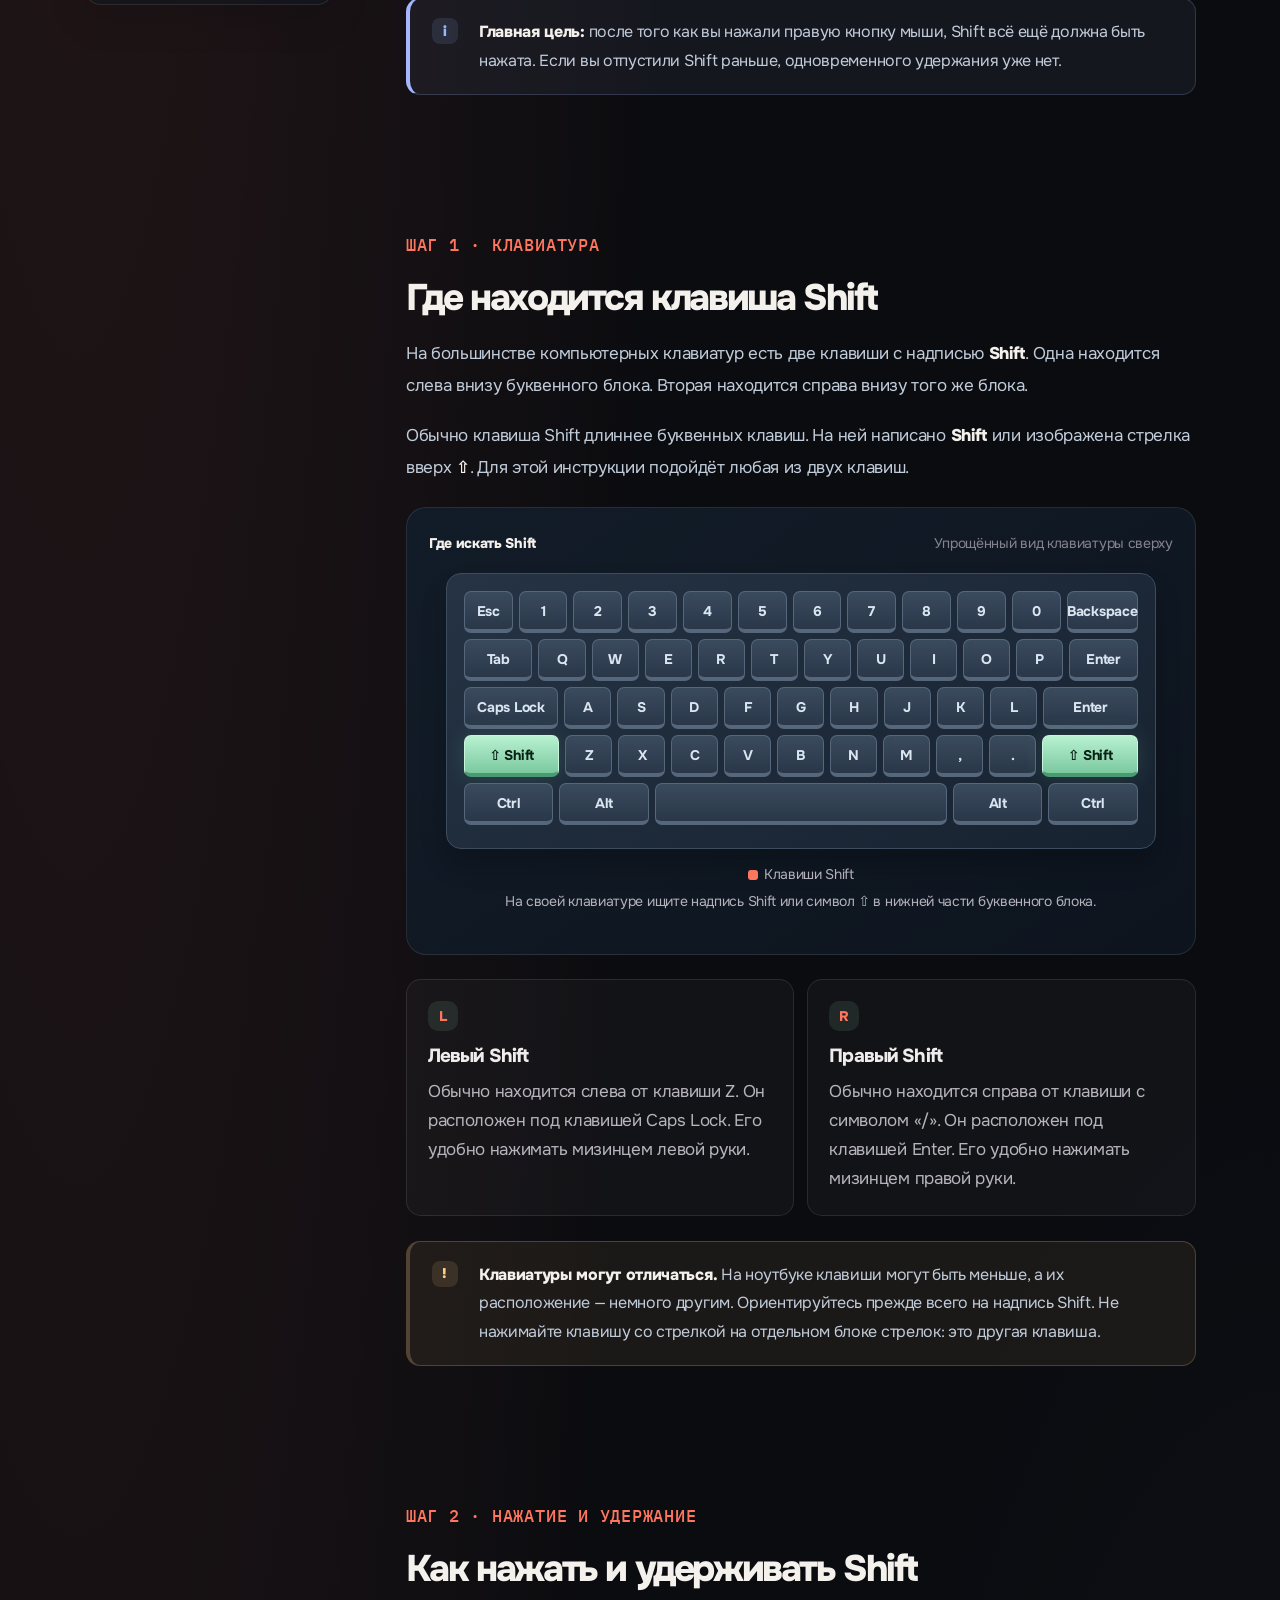
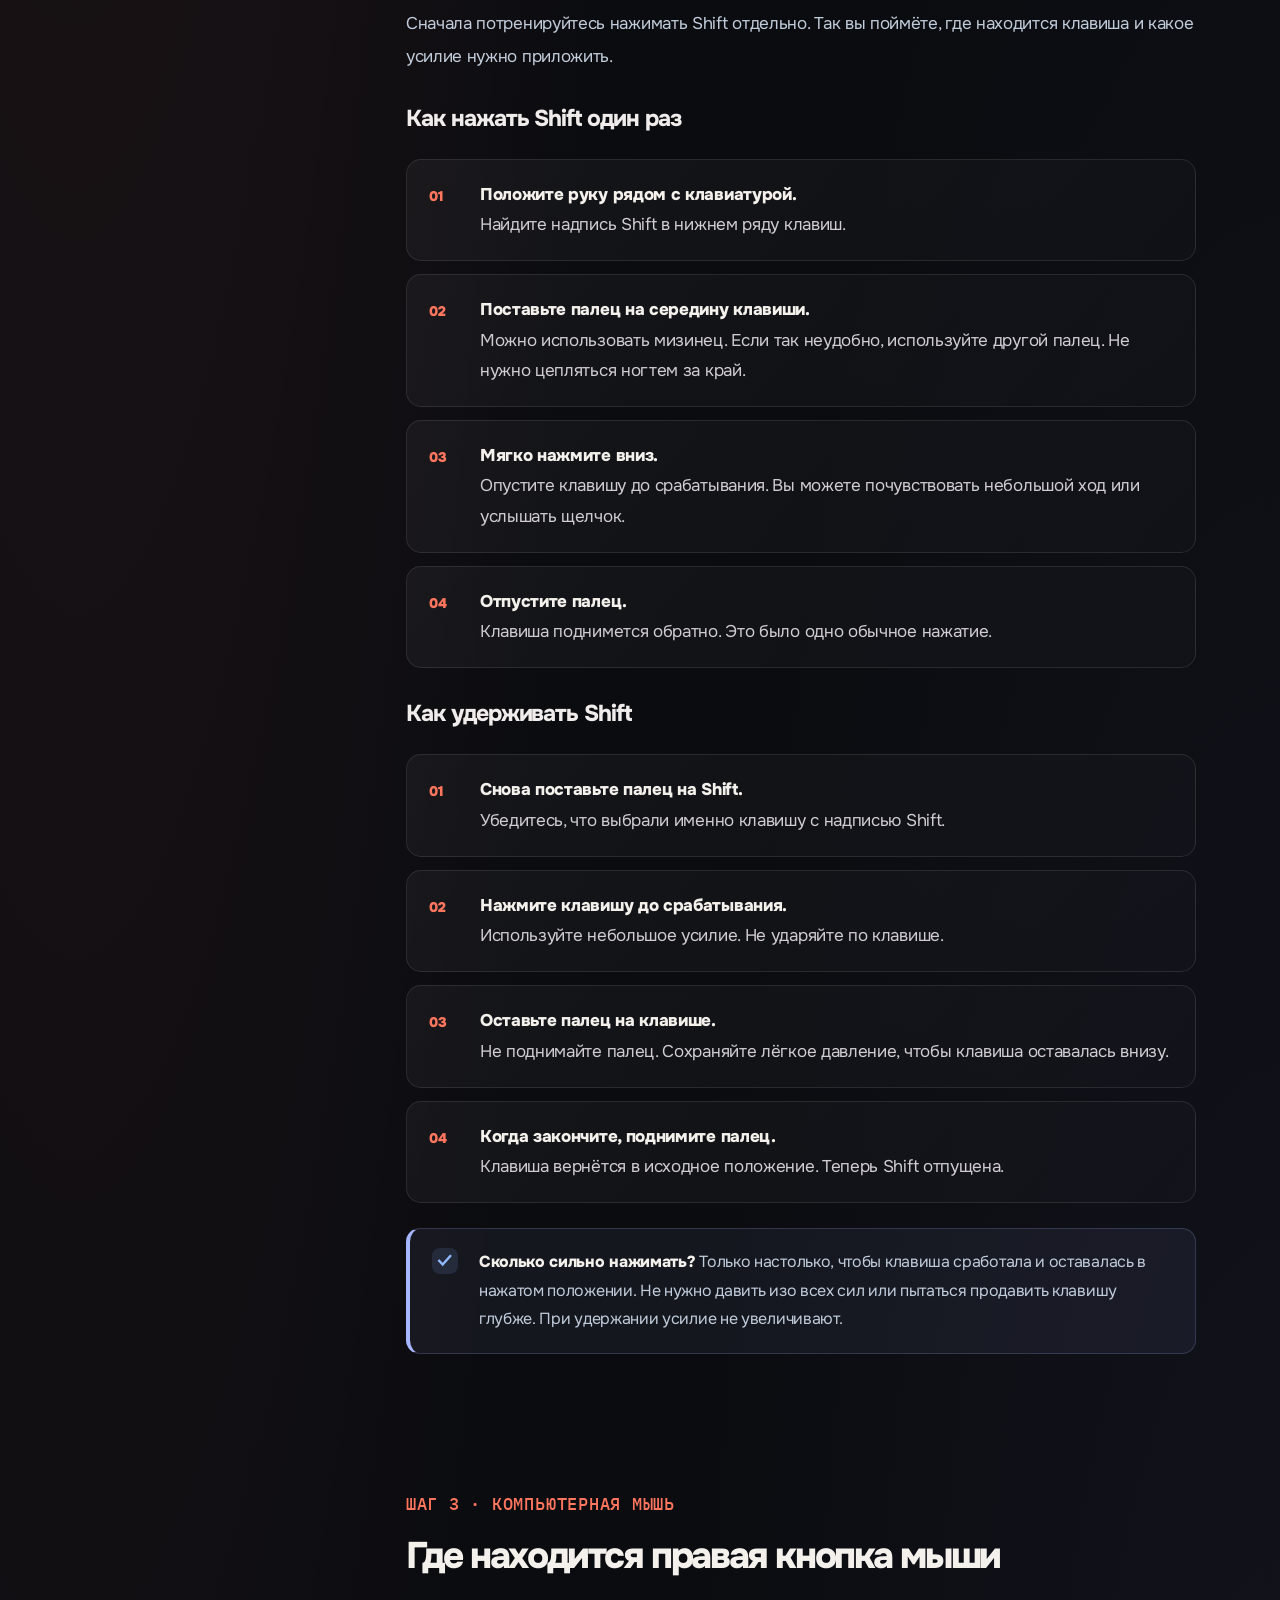
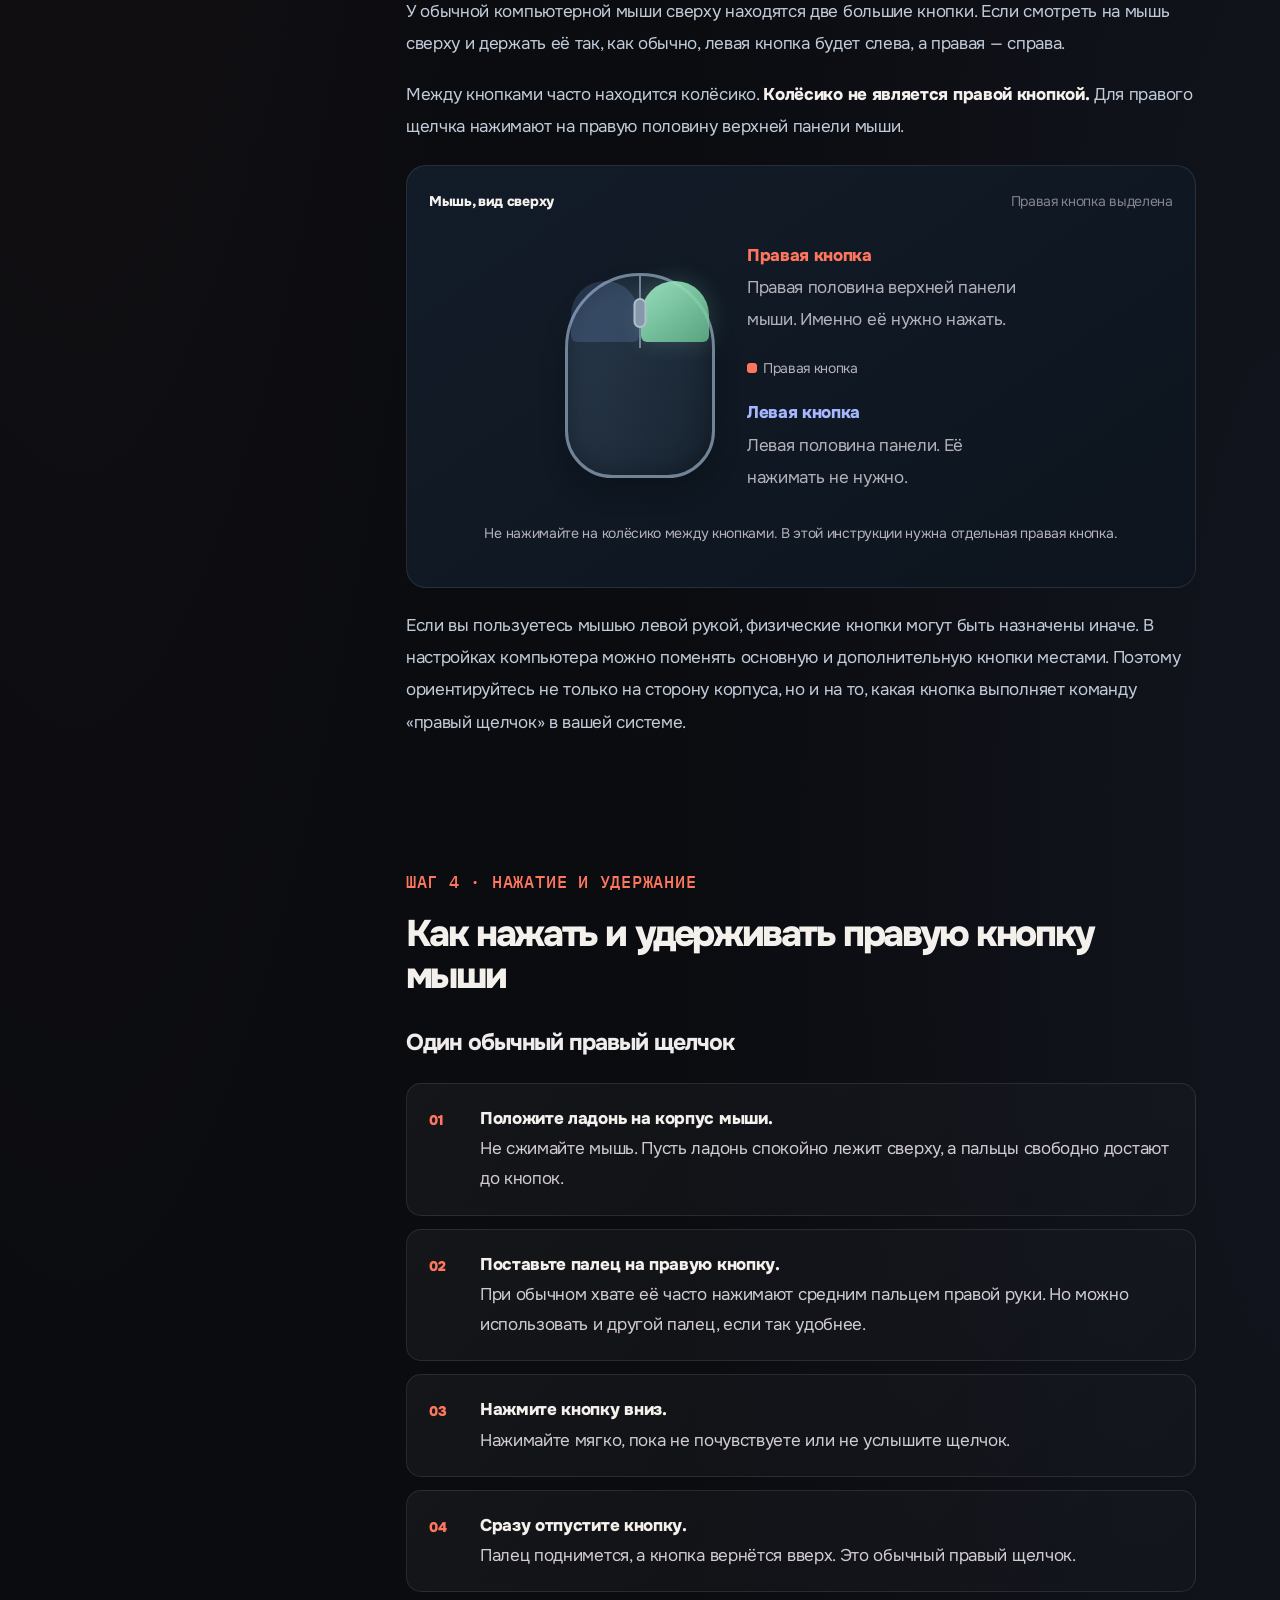
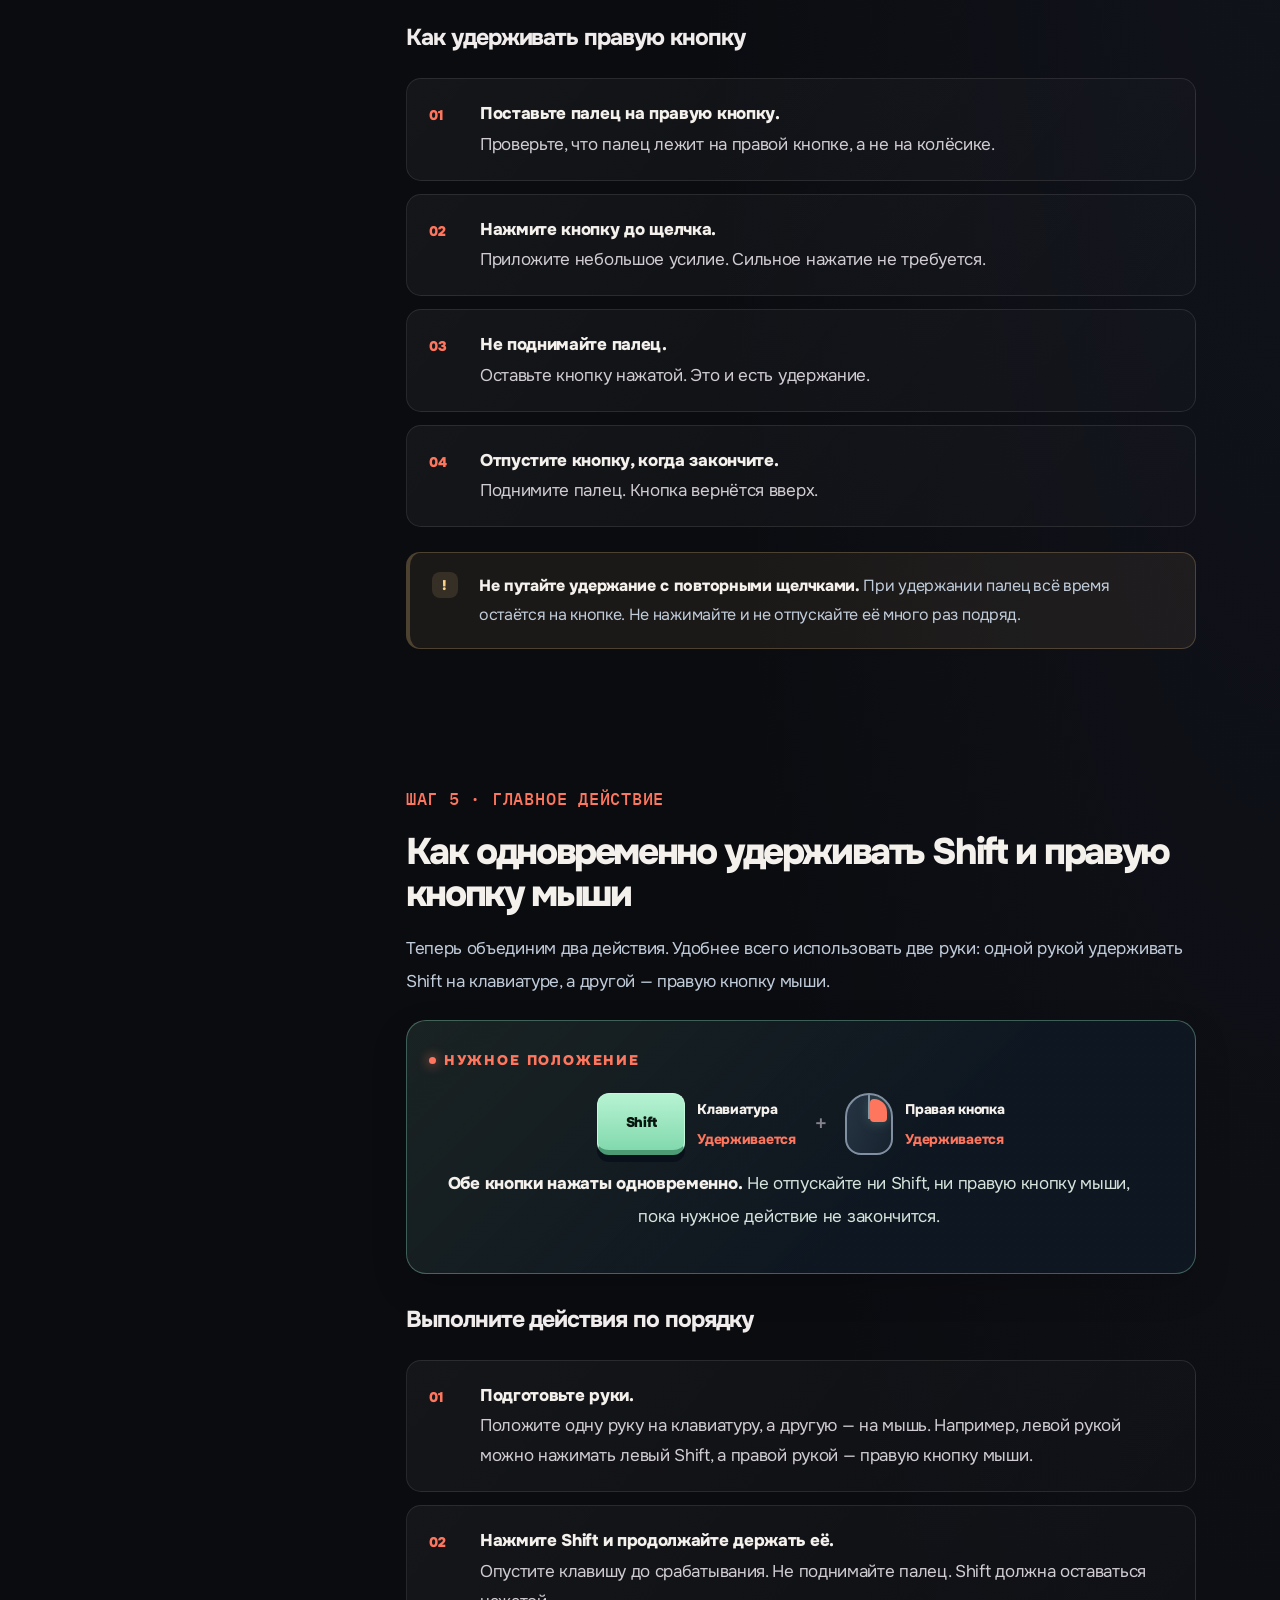
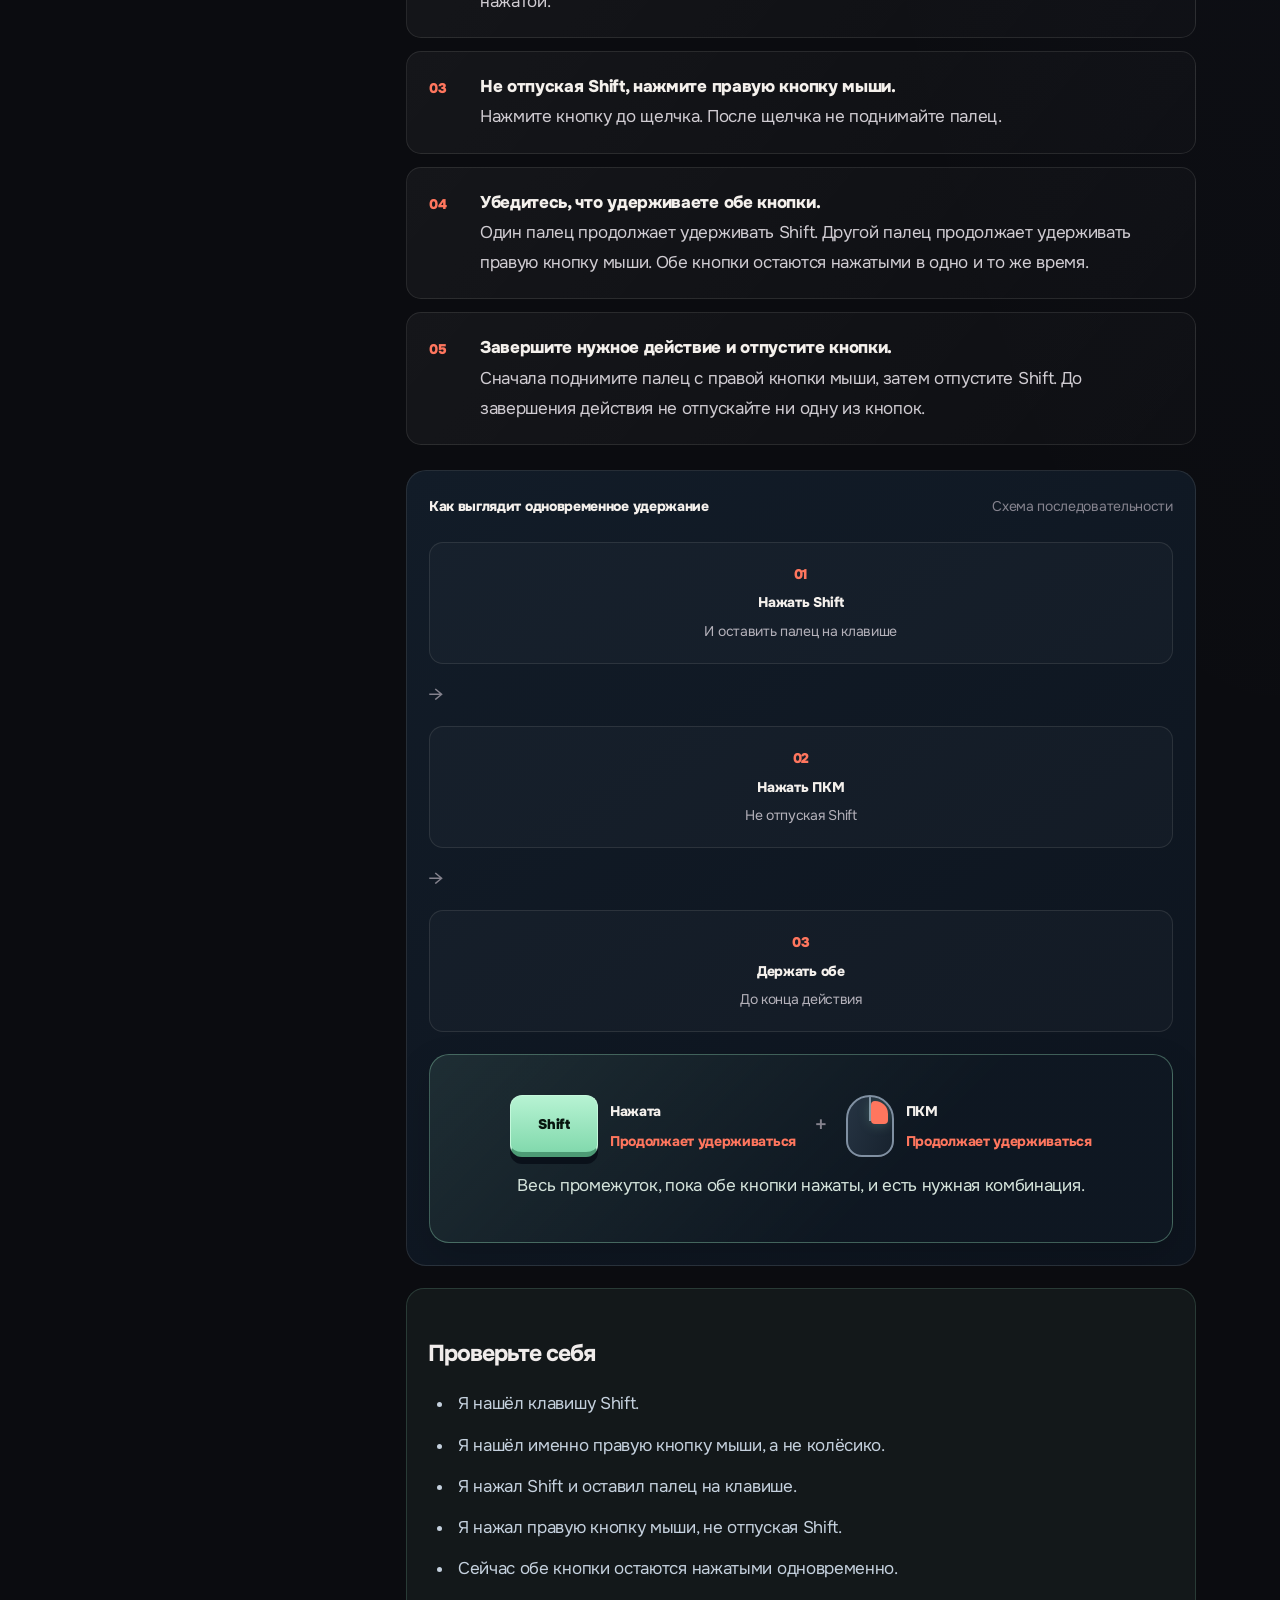
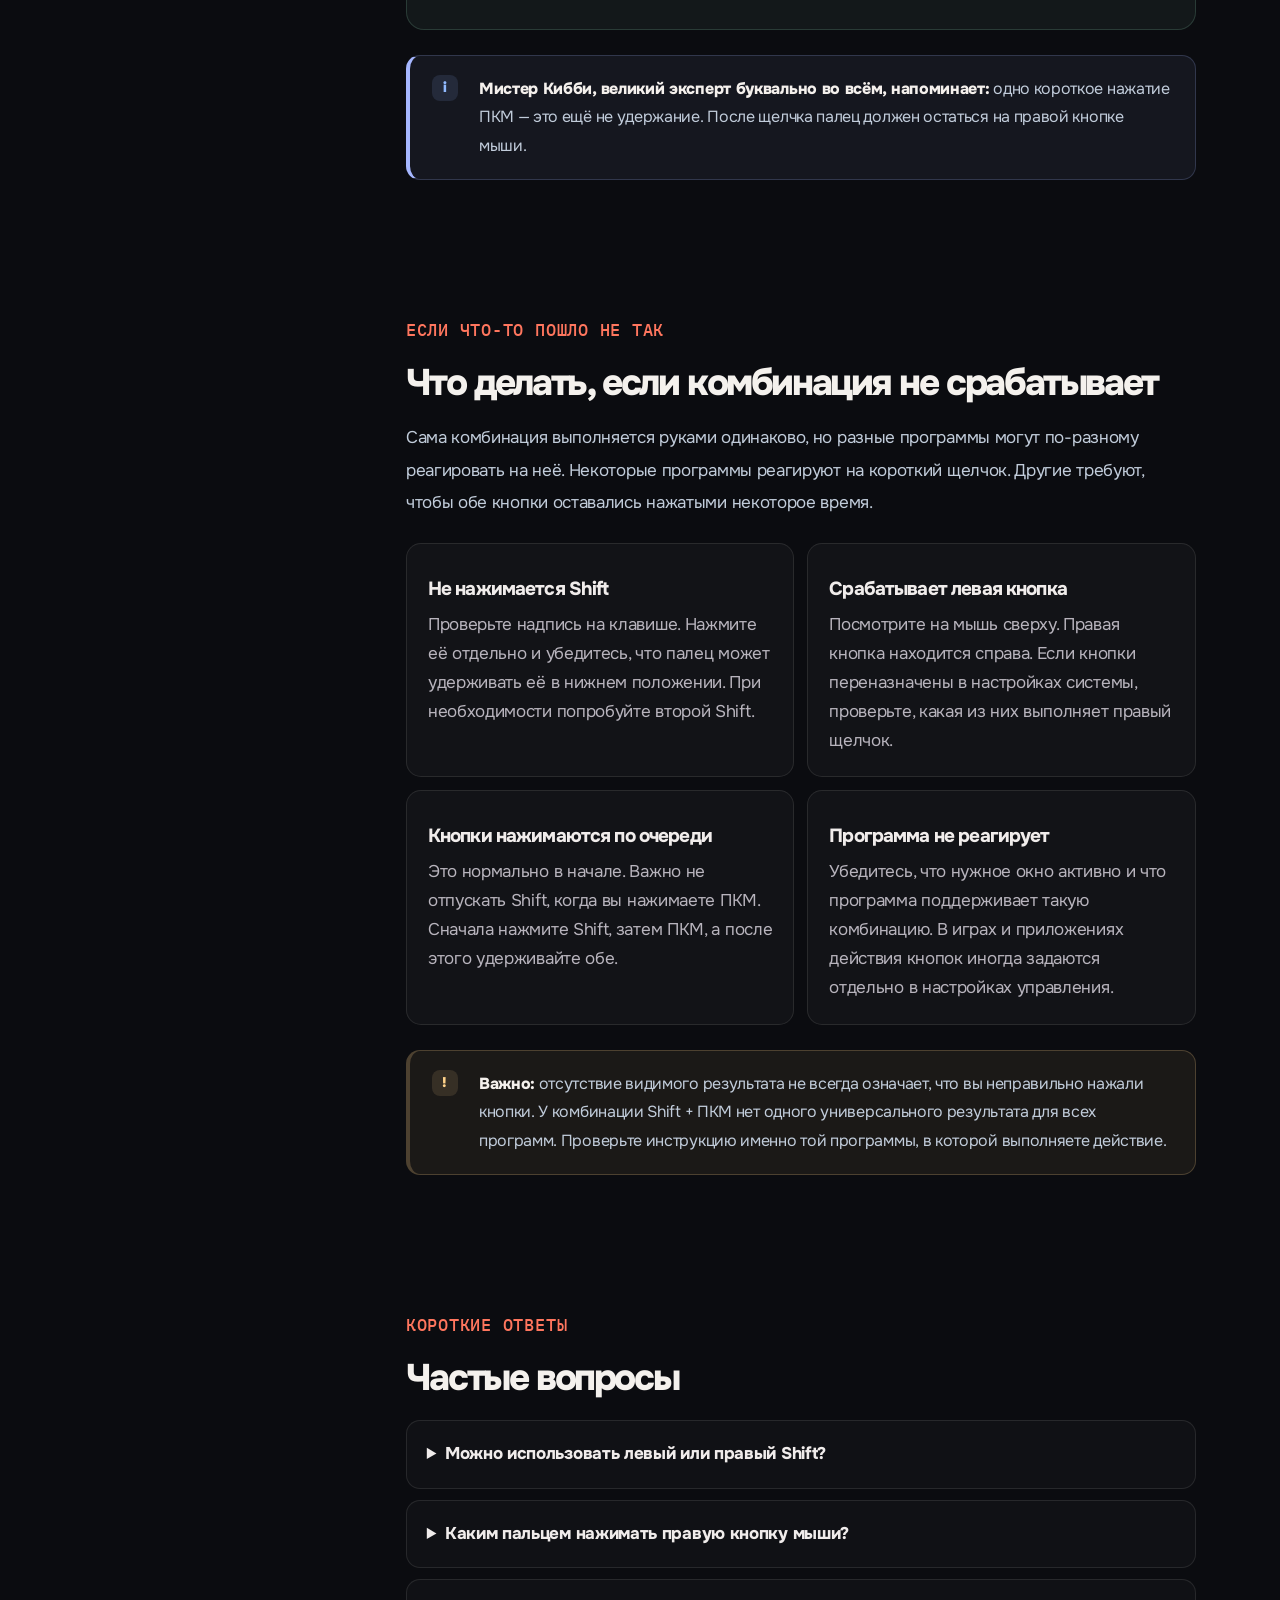
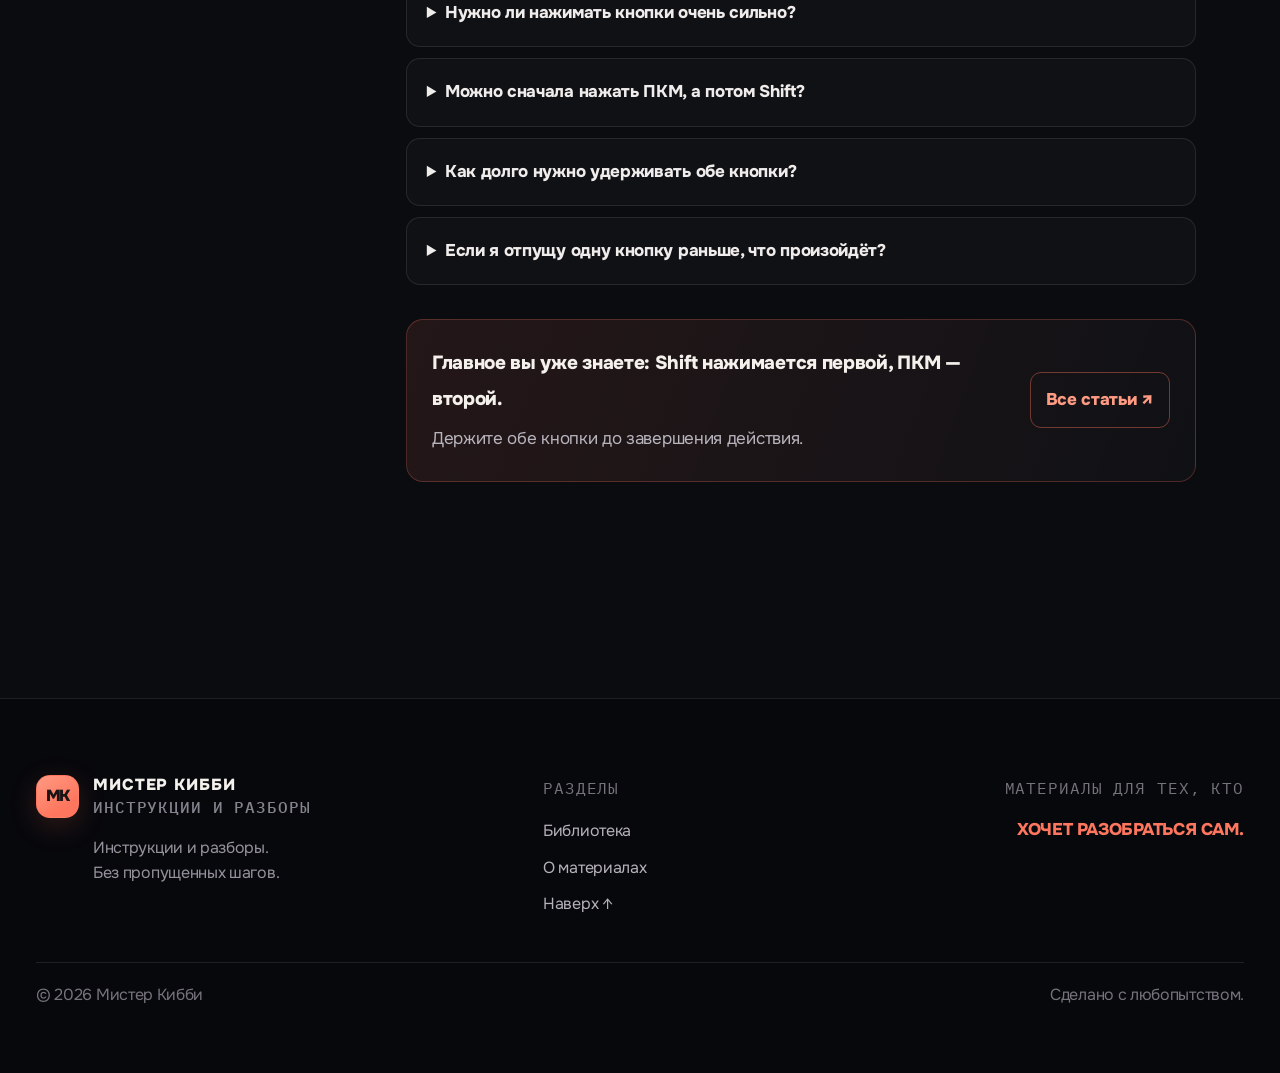
<file: articles/shift-and-right-click.html>
<!doctype html>
<html lang="ru">
<head>
  <meta charset="utf-8">
  <meta name="viewport" content="width=device-width, initial-scale=1">
  <meta name="color-scheme" content="dark">
  <meta name="description" content="Пошаговая инструкция от Мистера Кибби: где найти Shift и правую кнопку мыши, как нажать и одновременно удерживать обе кнопки.">
  <title>Как удерживать Shift и правую кнопку мыши — от Мистера Кибби</title>
  <link rel="canonical" href="https://paulkibby.github.io/shift-guide/articles/shift-and-right-click.html">
  <meta property="og:title" content="Как удерживать Shift и правую кнопку мыши">
  <meta property="og:description" content="Пошаговая инструкция без спешки и сложных терминов.">
  <meta property="og:type" content="article">
  
  <link rel="preconnect" href="https://fonts.googleapis.com">
  <link rel="preconnect" href="https://fonts.gstatic.com" crossorigin>
  <link href="https://fonts.googleapis.com/css2?family=IBM+Plex+Mono:wght@400;500;600&family=Onest:wght@400;500;600;700;800&display=swap" rel="stylesheet">
  <link rel="stylesheet" href="../assets/css/tokens.css">
  <link rel="stylesheet" href="../assets/css/pages/shift-and-right-click.css">
  <link rel="stylesheet" href="../assets/css/site.css">
  <link rel="stylesheet" href="../assets/css/type-scale.css">
  <link rel="icon" type="image/svg+xml" href="../assets/favicon.svg">
  <script defer src="../assets/js/site.js"></script>
</head>
<body data-page="article" data-article="shift-and-right-click">
  <div data-site-header></div>

  <main id="top">
  <div class="wrap">
    <section class="hero" aria-labelledby="page-title">
      <div class="eyebrow">Пошаговая инструкция</div>
      <h1 id="page-title">Как одновременно удерживать <span>Shift</span> и правую кнопку мыши</h1>
      <p class="lead">В этой инструкции мы найдём клавишу Shift и правую кнопку мыши. Затем научимся нажимать их одновременно и не отпускать до конца нужного действия. Начнём с положения рук и разберём каждый шаг отдельно.</p>
      <div class="hero-meta">
        <span class="pill">Клавиатура</span>
        <span class="pill">Компьютерная мышь</span>
        <span class="pill">Инструкция с нуля</span>
      </div>
      <div class="hero-panel">
        <div>
          <h2>Что именно нужно сделать</h2>
          <p><b>Сначала нажмите Shift.</b> Оставьте палец на клавише. Затем нажмите правую кнопку мыши. Теперь обе кнопки должны оставаться нажатыми одновременно.</p>
          <div class="quick-steps">
            <div class="quick-step"><b>ШАГ 1</b><span>Найти Shift и правую кнопку мыши.</span></div>
            <div class="quick-step"><b>ШАГ 2</b><span>Нажать Shift и продолжать держать её.</span></div>
            <div class="quick-step"><b>ШАГ 3</b><span>Нажать ПКМ, не отпуская Shift.</span></div>
          </div>
        </div>
        <div class="combo-preview" role="img" aria-label="Схема: клавиша Shift и правая кнопка мыши нажаты одновременно">
          <div class="combo-keys"><div class="keycap accent">Shift</div><span class="plus">+</span><div class="mouse-mini" aria-hidden="true"></div></div>
          <div class="combo-caption">Удерживайте обе кнопки одновременно.<br>На мыши выделена правая кнопка.</div>
        </div>
      </div>
    </section>

    <div class="layout">
      <aside class="toc" aria-label="Содержание статьи">
        <div class="toc-title">Содержание</div>
        <nav>
          <a href="#about-combo">Что значит удерживать две кнопки</a>
          <a href="#find-shift">Где найти Shift</a>
          <a href="#press-shift">Как нажать и удерживать Shift</a>
          <a href="#find-mouse">Где найти правую кнопку мыши</a>
          <a href="#press-mouse">Как нажать и удерживать ПКМ</a>
          <a href="#combination">Как выполнить комбинацию</a>
          <a href="#troubleshooting">Что делать, если не получается</a>
          <a href="#faq">Вопросы и ответы</a>
        </nav>
      </aside>

      <article>
        <section id="about-combo">
          <div class="section-kicker">Сначала разберём задачу</div>
          <h2>Что значит «зажать Shift + ПКМ»?</h2>
          <p><b>Shift</b> — клавиша на клавиатуре. <b>ПКМ</b> — сокращённое название правой кнопки мыши. Сочетание «Shift + ПКМ» означает, что нужно нажать обе кнопки и некоторое время держать их нажатыми.</p>
          <p>Здесь важны два разных действия. <b>Нажать</b> — опустить кнопку и отпустить её. <b>Удерживать</b> — опустить кнопку и оставить палец на ней. Пока палец остаётся на кнопке и кнопка не поднялась, она считается удерживаемой.</p>
          <div class="card-grid">
            <div class="info-card">
              <div class="number">1</div>
              <h3>Обычный щелчок</h3>
              <p>Вы нажимаете правую кнопку мыши и сразу отпускаете её. Кнопка не остаётся нажатой.</p>
            </div>
            <div class="info-card">
              <div class="number">2</div>
              <h3>Удержание</h3>
              <p>Вы нажимаете кнопку и продолжаете держать палец на ней. Кнопка остаётся нажатой, пока вы её не отпустите.</p>
            </div>
          </div>
          <div class="callout">
            <span class="symbol">i</span>
            <p><b>Главная цель:</b> после того как вы нажали правую кнопку мыши, Shift всё ещё должна быть нажата. Если вы отпустили Shift раньше, одновременного удержания уже нет.</p>
          </div>
        </section>

        <section id="find-shift">
          <div class="section-kicker">Шаг 1 · Клавиатура</div>
          <h2>Где находится клавиша Shift</h2>
          <p>На большинстве компьютерных клавиатур есть две клавиши с надписью <b>Shift</b>. Одна находится слева внизу буквенного блока. Вторая находится справа внизу того же блока.</p>
          <p>Обычно клавиша Shift длиннее буквенных клавиш. На ней написано <b>Shift</b> или изображена стрелка вверх <b>⇧</b>. Для этой инструкции подойдёт любая из двух клавиш.</p>
          <div class="diagram">
            <div class="diagram-head"><strong>Где искать Shift</strong><span>Упрощённый вид клавиатуры сверху</span></div>
            <div class="keyboard" role="img" aria-label="Схема клавиатуры: клавиши Shift выделены слева и справа в нижнем буквенном ряду">
              <div class="key-row">
                <div class="key">Esc</div><div class="key">1</div><div class="key">2</div><div class="key">3</div><div class="key">4</div><div class="key">5</div><div class="key">6</div><div class="key">7</div><div class="key">8</div><div class="key">9</div><div class="key">0</div><div class="key wide">Backspace</div>
              </div>
              <div class="key-row">
                <div class="key wide">Tab</div><div class="key">Q</div><div class="key">W</div><div class="key">E</div><div class="key">R</div><div class="key">T</div><div class="key">Y</div><div class="key">U</div><div class="key">I</div><div class="key">O</div><div class="key">P</div><div class="key wide">Enter</div>
              </div>
              <div class="key-row">
                <div class="key xwide">Caps Lock</div><div class="key">A</div><div class="key">S</div><div class="key">D</div><div class="key">F</div><div class="key">G</div><div class="key">H</div><div class="key">J</div><div class="key">K</div><div class="key">L</div><div class="key xwide">Enter</div>
              </div>
              <div class="key-row">
                <div class="key shift">⇧ Shift</div><div class="key">Z</div><div class="key">X</div><div class="key">C</div><div class="key">V</div><div class="key">B</div><div class="key">N</div><div class="key">M</div><div class="key">,</div><div class="key">.</div><div class="key shift">⇧ Shift</div>
              </div>
              <div class="key-row">
                <div class="key wide">Ctrl</div><div class="key wide">Alt</div><div class="key space"></div><div class="key wide">Alt</div><div class="key wide">Ctrl</div>
              </div>
            </div>
            <div class="legend"><span><i class="swatch"></i> Клавиши Shift</span></div>
            <p class="keyboard-caption">На своей клавиатуре ищите надпись Shift или символ ⇧ в нижней части буквенного блока.</p>
          </div>
          <div class="card-grid">
            <div class="info-card">
              <div class="number">L</div>
              <h3>Левый Shift</h3>
              <p>Обычно находится слева от клавиши Z. Он расположен под клавишей Caps Lock. Его удобно нажимать мизинцем левой руки.</p>
            </div>
            <div class="info-card">
              <div class="number">R</div>
              <h3>Правый Shift</h3>
              <p>Обычно находится справа от клавиши с символом «/». Он расположен под клавишей Enter. Его удобно нажимать мизинцем правой руки.</p>
            </div>
          </div>
          <div class="callout warn">
            <span class="symbol">!</span>
            <p><b>Клавиатуры могут отличаться.</b> На ноутбуке клавиши могут быть меньше, а их расположение — немного другим. Ориентируйтесь прежде всего на надпись Shift. Не нажимайте клавишу со стрелкой на отдельном блоке стрелок: это другая клавиша.</p>
          </div>
        </section>

        <section id="press-shift">
          <div class="section-kicker">Шаг 2 · Нажатие и удержание</div>
          <h2>Как нажать и удерживать Shift</h2>
          <p>Сначала потренируйтесь нажимать Shift отдельно. Так вы поймёте, где находится клавиша и какое усилие нужно приложить.</p>
          <h3>Как нажать Shift один раз</h3>
          <div class="step-list" role="list">
            <div class="step" role="listitem"><p><b>Положите руку рядом с клавиатурой.</b><br>Найдите надпись Shift в нижнем ряду клавиш.</p></div>
            <div class="step" role="listitem"><p><b>Поставьте палец на середину клавиши.</b><br>Можно использовать мизинец. Если так неудобно, используйте другой палец. Не нужно цепляться ногтем за край.</p></div>
            <div class="step" role="listitem"><p><b>Мягко нажмите вниз.</b><br>Опустите клавишу до срабатывания. Вы можете почувствовать небольшой ход или услышать щелчок.</p></div>
            <div class="step" role="listitem"><p><b>Отпустите палец.</b><br>Клавиша поднимется обратно. Это было одно обычное нажатие.</p></div>
          </div>
          <h3>Как удерживать Shift</h3>
          <div class="step-list" role="list">
            <div class="step" role="listitem"><p><b>Снова поставьте палец на Shift.</b><br>Убедитесь, что выбрали именно клавишу с надписью Shift.</p></div>
            <div class="step" role="listitem"><p><b>Нажмите клавишу до срабатывания.</b><br>Используйте небольшое усилие. Не ударяйте по клавише.</p></div>
            <div class="step" role="listitem"><p><b>Оставьте палец на клавише.</b><br>Не поднимайте палец. Сохраняйте лёгкое давление, чтобы клавиша оставалась внизу.</p></div>
            <div class="step" role="listitem"><p><b>Когда закончите, поднимите палец.</b><br>Клавиша вернётся в исходное положение. Теперь Shift отпущена.</p></div>
          </div>
          <div class="callout">
            <span class="symbol">✓</span>
            <p><b>Сколько сильно нажимать?</b> Только настолько, чтобы клавиша сработала и оставалась в нажатом положении. Не нужно давить изо всех сил или пытаться продавить клавишу глубже. При удержании усилие не увеличивают.</p>
          </div>
        </section>

        <section id="find-mouse">
          <div class="section-kicker">Шаг 3 · Компьютерная мышь</div>
          <h2>Где находится правая кнопка мыши</h2>
          <p>У обычной компьютерной мыши сверху находятся две большие кнопки. Если смотреть на мышь сверху и держать её так, как обычно, левая кнопка будет слева, а правая — справа.</p>
          <p>Между кнопками часто находится колёсико. <b>Колёсико не является правой кнопкой.</b> Для правого щелчка нажимают на правую половину верхней панели мыши.</p>
          <div class="diagram">
            <div class="diagram-head"><strong>Мышь, вид сверху</strong><span>Правая кнопка выделена</span></div>
            <div class="mouse-diagram" role="img" aria-label="Вид сверху на мышь: правая половина верхней панели выделена зелёным цветом, левая половина обозначена отдельно">
              <div class="mouse-large" aria-hidden="true"><div class="left-zone"></div><div class="right-zone"></div><div class="split"></div><div class="wheel"></div></div>
              <div class="mouse-notes">
                <p><b class="text-accent">Правая кнопка</b><br><span class="muted">Правая половина верхней панели мыши. Именно её нужно нажать.</span></p>
                <div class="legend"><span><i class="swatch"></i> Правая кнопка</span></div>
                <p class="space-top"><b class="text-blue">Левая кнопка</b><br><span class="muted">Левая половина панели. Её нажимать не нужно.</span></p>
              </div>
            </div>
            <p class="keyboard-caption">Не нажимайте на колёсико между кнопками. В этой инструкции нужна отдельная правая кнопка.</p>
          </div>
          <p>Если вы пользуетесь мышью левой рукой, физические кнопки могут быть назначены иначе. В настройках компьютера можно поменять основную и дополнительную кнопки местами. Поэтому ориентируйтесь не только на сторону корпуса, но и на то, какая кнопка выполняет команду «правый щелчок» в вашей системе.</p>
        </section>

        <section id="press-mouse">
          <div class="section-kicker">Шаг 4 · Нажатие и удержание</div>
          <h2>Как нажать и удерживать правую кнопку мыши</h2>
          <h3>Один обычный правый щелчок</h3>
          <div class="step-list" role="list">
            <div class="step" role="listitem"><p><b>Положите ладонь на корпус мыши.</b><br>Не сжимайте мышь. Пусть ладонь спокойно лежит сверху, а пальцы свободно достают до кнопок.</p></div>
            <div class="step" role="listitem"><p><b>Поставьте палец на правую кнопку.</b><br>При обычном хвате её часто нажимают средним пальцем правой руки. Но можно использовать и другой палец, если так удобнее.</p></div>
            <div class="step" role="listitem"><p><b>Нажмите кнопку вниз.</b><br>Нажимайте мягко, пока не почувствуете или не услышите щелчок.</p></div>
            <div class="step" role="listitem"><p><b>Сразу отпустите кнопку.</b><br>Палец поднимется, а кнопка вернётся вверх. Это обычный правый щелчок.</p></div>
          </div>
          <h3>Как удерживать правую кнопку</h3>
          <div class="step-list" role="list">
            <div class="step" role="listitem"><p><b>Поставьте палец на правую кнопку.</b><br>Проверьте, что палец лежит на правой кнопке, а не на колёсике.</p></div>
            <div class="step" role="listitem"><p><b>Нажмите кнопку до щелчка.</b><br>Приложите небольшое усилие. Сильное нажатие не требуется.</p></div>
            <div class="step" role="listitem"><p><b>Не поднимайте палец.</b><br>Оставьте кнопку нажатой. Это и есть удержание.</p></div>
            <div class="step" role="listitem"><p><b>Отпустите кнопку, когда закончите.</b><br>Поднимите палец. Кнопка вернётся вверх.</p></div>
          </div>
          <div class="callout warn">
            <span class="symbol">!</span>
            <p><b>Не путайте удержание с повторными щелчками.</b> При удержании палец всё время остаётся на кнопке. Не нажимайте и не отпускайте её много раз подряд.</p>
          </div>
        </section>

        <section id="combination">
          <div class="section-kicker">Шаг 5 · Главное действие</div>
          <h2>Как одновременно удерживать Shift и правую кнопку мыши</h2>
          <p>Теперь объединим два действия. Удобнее всего использовать две руки: одной рукой удерживать Shift на клавиатуре, а другой — правую кнопку мыши.</p>
          <div class="hold-state">
            <div class="hold-state-label">Нужное положение</div>
            <div class="hold-state-controls">
              <div class="hold-control">
                <div class="hold-key">Shift</div>
                <div class="hold-control-copy"><strong>Клавиатура</strong><span>Удерживается</span></div>
              </div>
              <div class="hold-plus">+</div>
              <div class="hold-control">
                <div class="hold-mouse" aria-hidden="true"></div>
                <div class="hold-control-copy"><strong>Правая кнопка</strong><span>Удерживается</span></div>
              </div>
            </div>
            <p><strong>Обе кнопки нажаты одновременно.</strong> Не отпускайте ни Shift, ни правую кнопку мыши, пока нужное действие не закончится.</p>
          </div>
          <h3>Выполните действия по порядку</h3>
          <div class="step-list" role="list">
            <div class="step" role="listitem"><p><b>Подготовьте руки.</b><br>Положите одну руку на клавиатуру, а другую — на мышь. Например, левой рукой можно нажимать левый Shift, а правой рукой — правую кнопку мыши.</p></div>
            <div class="step" role="listitem"><p><b>Нажмите Shift и продолжайте держать её.</b><br>Опустите клавишу до срабатывания. Не поднимайте палец. Shift должна оставаться нажатой.</p></div>
            <div class="step" role="listitem"><p><b>Не отпуская Shift, нажмите правую кнопку мыши.</b><br>Нажмите кнопку до щелчка. После щелчка не поднимайте палец.</p></div>
            <div class="step" role="listitem"><p><b>Убедитесь, что удерживаете обе кнопки.</b><br>Один палец продолжает удерживать Shift. Другой палец продолжает удерживать правую кнопку мыши. Обе кнопки остаются нажатыми в одно и то же время.</p></div>
            <div class="step" role="listitem"><p><b>Завершите нужное действие и отпустите кнопки.</b><br>Сначала поднимите палец с правой кнопки мыши, затем отпустите Shift. До завершения действия не отпускайте ни одну из кнопок.</p></div>
          </div>
          <div class="diagram">
            <div class="diagram-head"><strong>Как выглядит одновременное удержание</strong><span>Схема последовательности</span></div>
            <div class="sequence">
              <div class="sequence-item"><span class="n">01</span><strong>Нажать Shift</strong><small>И оставить палец на клавише</small></div>
              <span class="arrow">→</span>
              <div class="sequence-item"><span class="n">02</span><strong>Нажать ПКМ</strong><small>Не отпуская Shift</small></div>
              <span class="arrow">→</span>
              <div class="sequence-item"><span class="n">03</span><strong>Держать обе</strong><small>До конца действия</small></div>
            </div>
            <div class="hold-state hold-state--compact">
              <div class="hold-state-controls">
                <div class="hold-control"><div class="hold-key">Shift</div><div class="hold-control-copy"><strong>Нажата</strong><span>Продолжает удерживаться</span></div></div>
                <div class="hold-plus">+</div>
                <div class="hold-control"><div class="hold-mouse" aria-hidden="true"></div><div class="hold-control-copy"><strong>ПКМ</strong><span>Продолжает удерживаться</span></div></div>
              </div>
              <p>Весь промежуток, пока обе кнопки нажаты, и есть нужная комбинация.</p>
            </div>
          </div>
          <div class="checklist">
            <h3>Проверьте себя</h3>
            <ul>
              <li>Я нашёл клавишу Shift.</li>
              <li>Я нашёл именно правую кнопку мыши, а не колёсико.</li>
              <li>Я нажал Shift и оставил палец на клавише.</li>
              <li>Я нажал правую кнопку мыши, не отпуская Shift.</li>
              <li>Сейчас обе кнопки остаются нажатыми одновременно.</li>
            </ul>
          </div>
          <div class="callout">
            <span class="symbol">i</span>
            <p><b>Мистер Кибби, великий эксперт буквально во всём, напоминает:</b> одно короткое нажатие ПКМ — это ещё не удержание. После щелчка палец должен остаться на правой кнопке мыши.</p>
          </div>
        </section>

        <section id="troubleshooting">
          <div class="section-kicker">Если что-то пошло не так</div>
          <h2>Что делать, если комбинация не срабатывает</h2>
          <p>Сама комбинация выполняется руками одинаково, но разные программы могут по-разному реагировать на неё. Некоторые программы реагируют на короткий щелчок. Другие требуют, чтобы обе кнопки оставались нажатыми некоторое время.</p>
          <div class="card-grid">
            <div class="info-card">
              <h3>Не нажимается Shift</h3>
              <p>Проверьте надпись на клавише. Нажмите её отдельно и убедитесь, что палец может удерживать её в нижнем положении. При необходимости попробуйте второй Shift.</p>
            </div>
            <div class="info-card">
              <h3>Срабатывает левая кнопка</h3>
              <p>Посмотрите на мышь сверху. Правая кнопка находится справа. Если кнопки переназначены в настройках системы, проверьте, какая из них выполняет правый щелчок.</p>
            </div>
            <div class="info-card">
              <h3>Кнопки нажимаются по очереди</h3>
              <p>Это нормально в начале. Важно не отпускать Shift, когда вы нажимаете ПКМ. Сначала нажмите Shift, затем ПКМ, а после этого удерживайте обе.</p>
            </div>
            <div class="info-card">
              <h3>Программа не реагирует</h3>
              <p>Убедитесь, что нужное окно активно и что программа поддерживает такую комбинацию. В играх и приложениях действия кнопок иногда задаются отдельно в настройках управления.</p>
            </div>
          </div>
          <div class="callout warn">
            <span class="symbol">!</span>
            <p><b>Важно:</b> отсутствие видимого результата не всегда означает, что вы неправильно нажали кнопки. У комбинации Shift + ПКМ нет одного универсального результата для всех программ. Проверьте инструкцию именно той программы, в которой выполняете действие.</p>
          </div>
        </section>

        <section id="faq">
          <div class="section-kicker">Короткие ответы</div>
          <h2>Частые вопросы</h2>
          <div class="faq">
            <details>
              <summary>Можно использовать левый или правый Shift?</summary>
              <p>Да. На большинстве клавиатур оба Shift выполняют одну и ту же функцию. Выберите тот, который удобнее удерживать.</p>
            </details>
            <details>
              <summary>Каким пальцем нажимать правую кнопку мыши?</summary>
              <p>При обычном хвате мыши правую кнопку часто нажимают средним пальцем правой руки. Но это не обязательное правило. Используйте палец, которым вам удобно нажать кнопку и удерживать её.</p>
            </details>
            <details>
              <summary>Нужно ли нажимать кнопки очень сильно?</summary>
              <p>Нет. Нажимайте только до срабатывания. Во время удержания сохраняйте небольшое давление. Не пытайтесь продавить клавишу или кнопку глубже.</p>
            </details>
            <details>
              <summary>Можно сначала нажать ПКМ, а потом Shift?</summary>
              <p>Для этой инструкции используйте такой порядок: сначала нажмите Shift, затем — правую кнопку мыши, не отпуская Shift. Так проще убедиться, что обе кнопки удерживаются одновременно.</p>
            </details>
            <details>
              <summary>Как долго нужно удерживать обе кнопки?</summary>
              <p>Столько, сколько требует действие в вашей программе. Универсального времени нет. Отпускайте кнопки только после завершения этого действия.</p>
            </details>
            <details>
              <summary>Если я отпущу одну кнопку раньше, что произойдёт?</summary>
              <p>Одновременное удержание закончится. Если программа всё ещё ожидает комбинацию, нажмите Shift и правую кнопку заново в указанном порядке.</p>
            </details>
          </div>
          <div class="end-card">
            <div>
              <strong>Главное вы уже знаете: Shift нажимается первой, ПКМ — второй.</strong>
              <p>Держите обе кнопки до завершения действия.</p>
            </div>
            <a href="../index.html">Все статьи ↗</a>
          </div>
        </section>
      </article>
    </div>
  </div>
</main>

  <div data-site-footer></div>
</body>
</html>
</file>
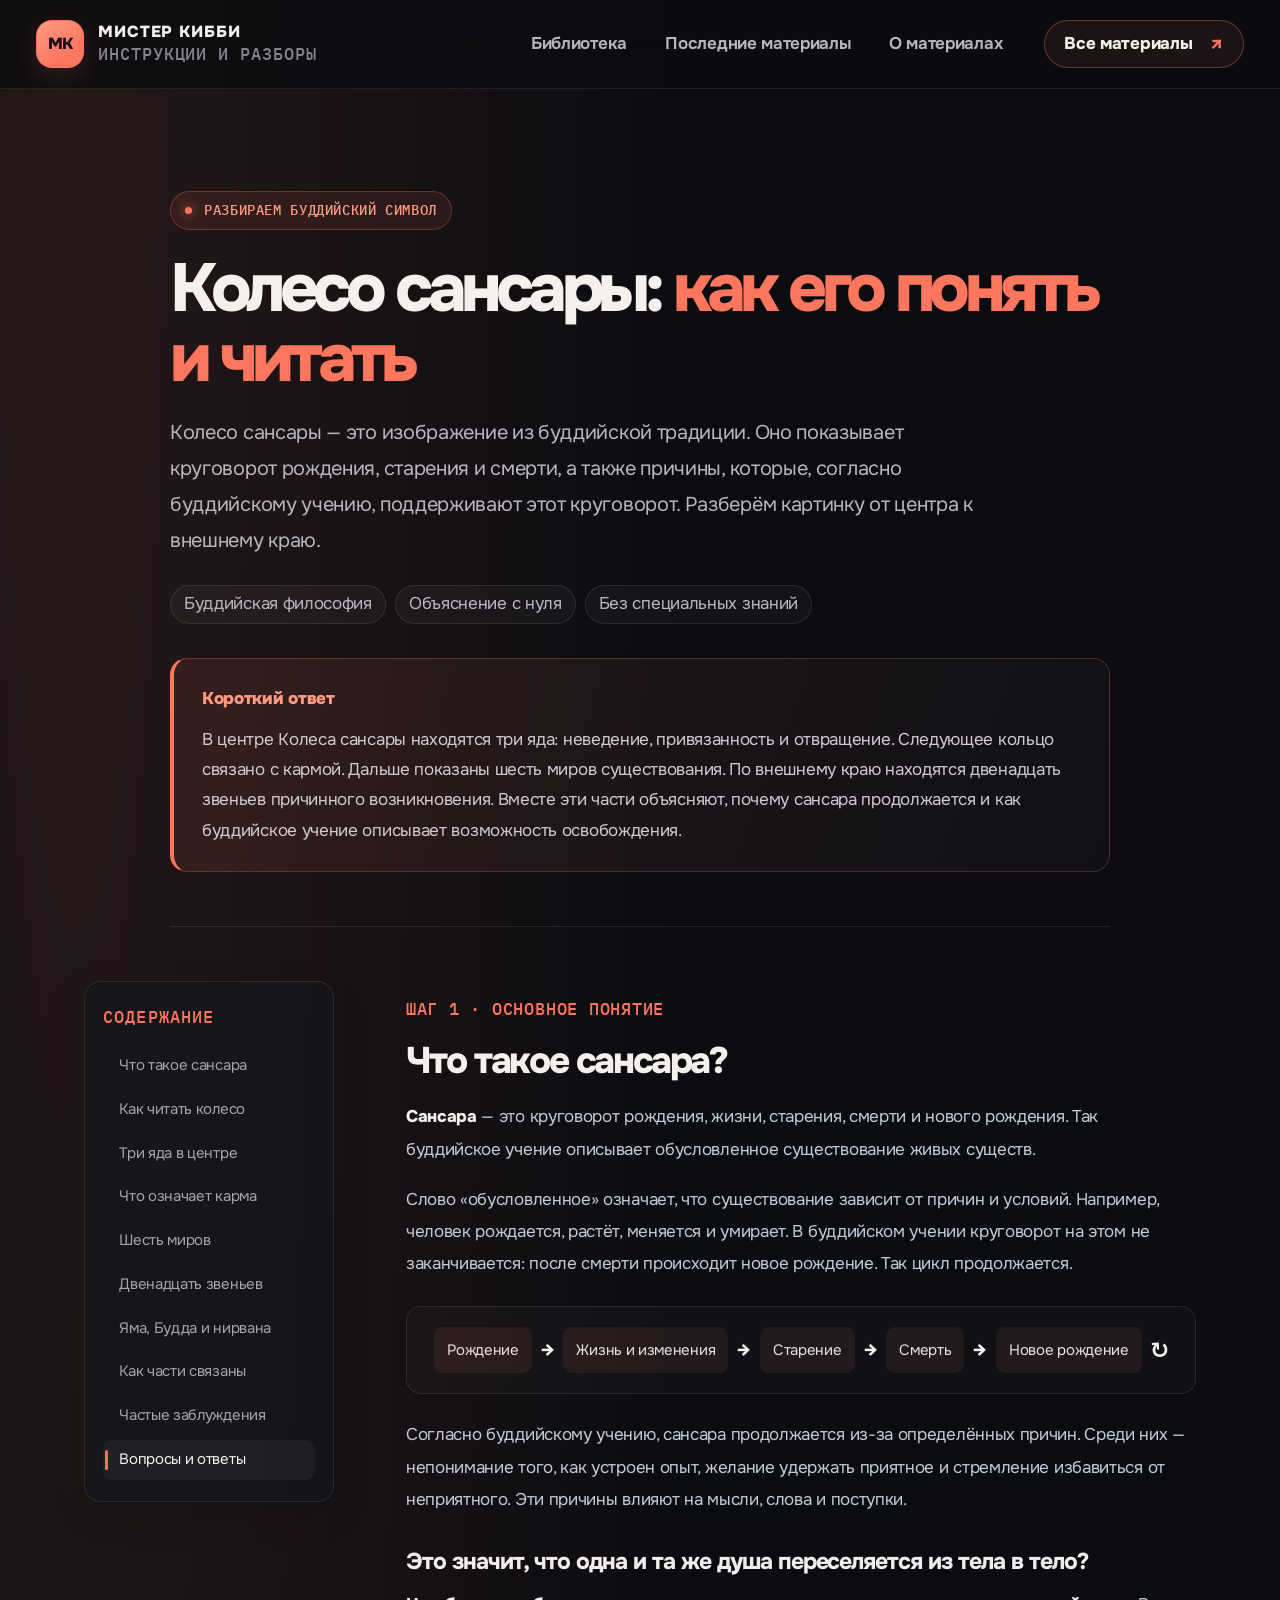
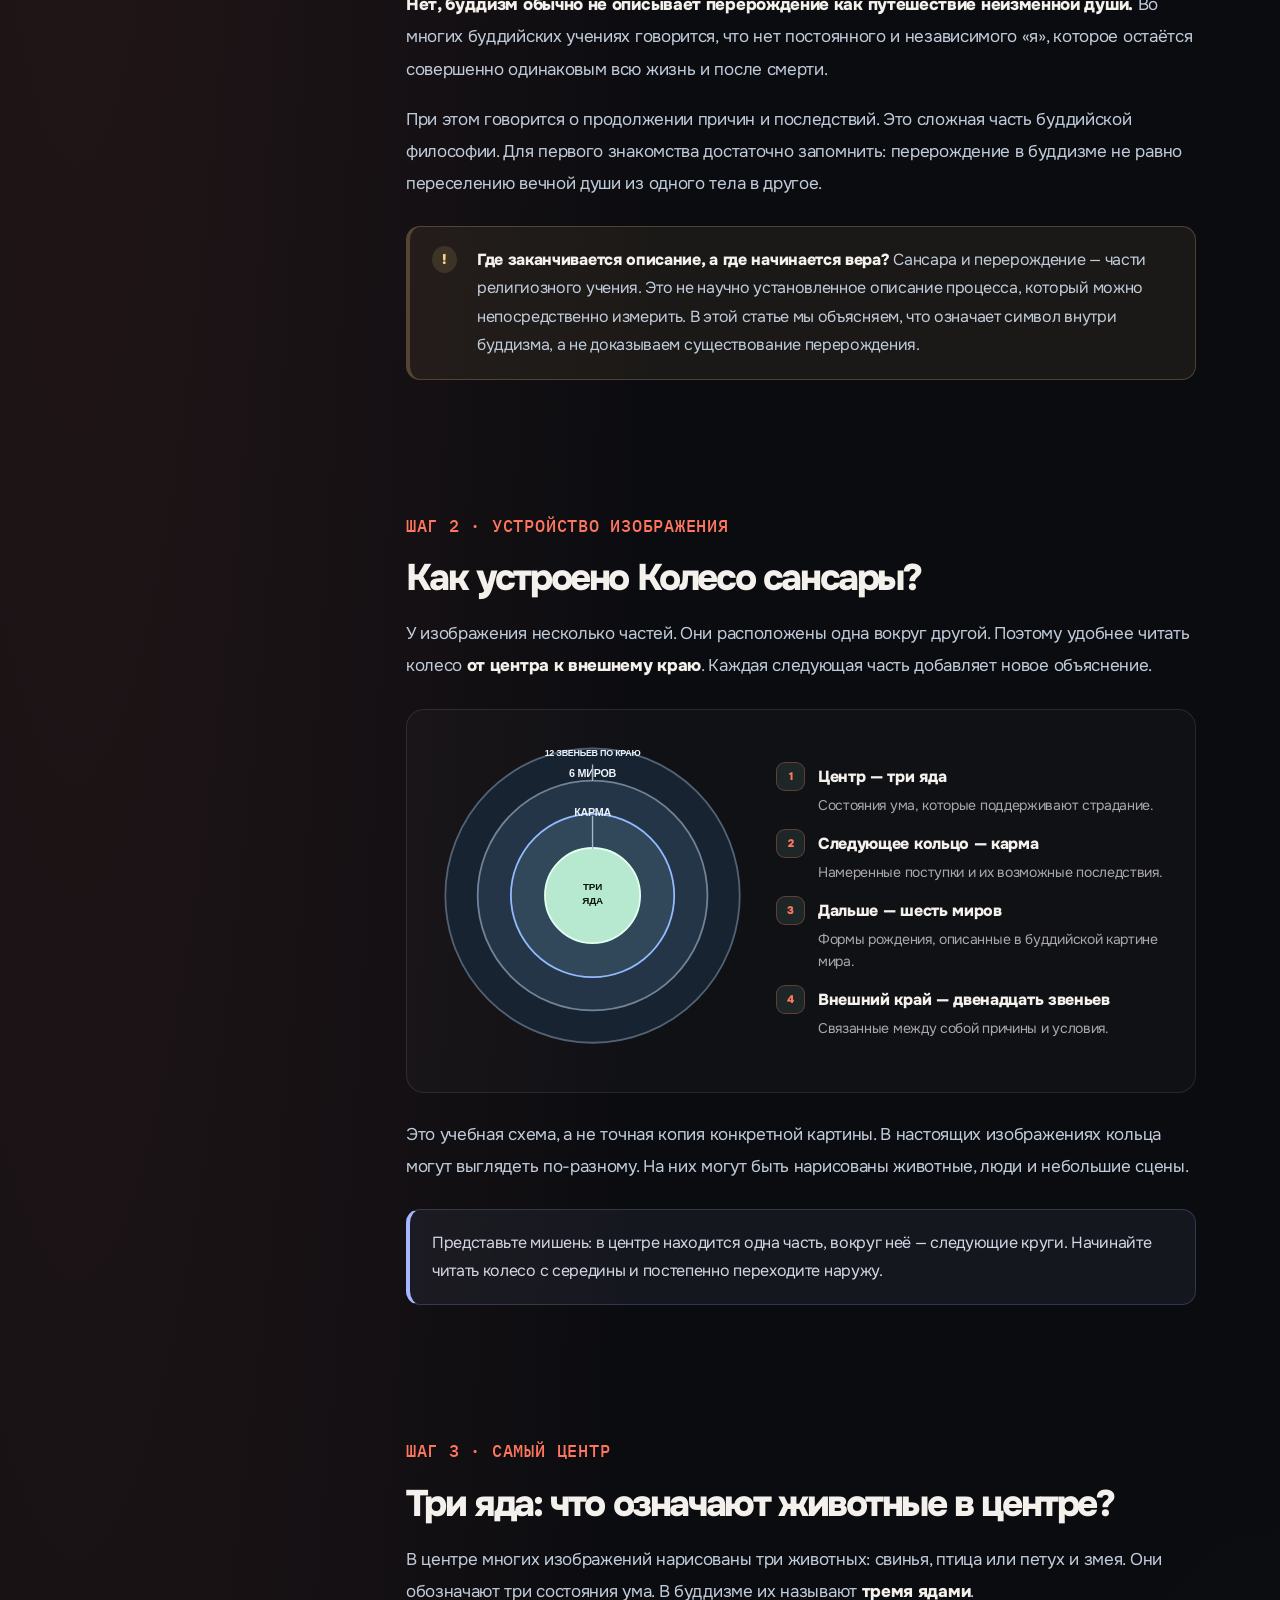
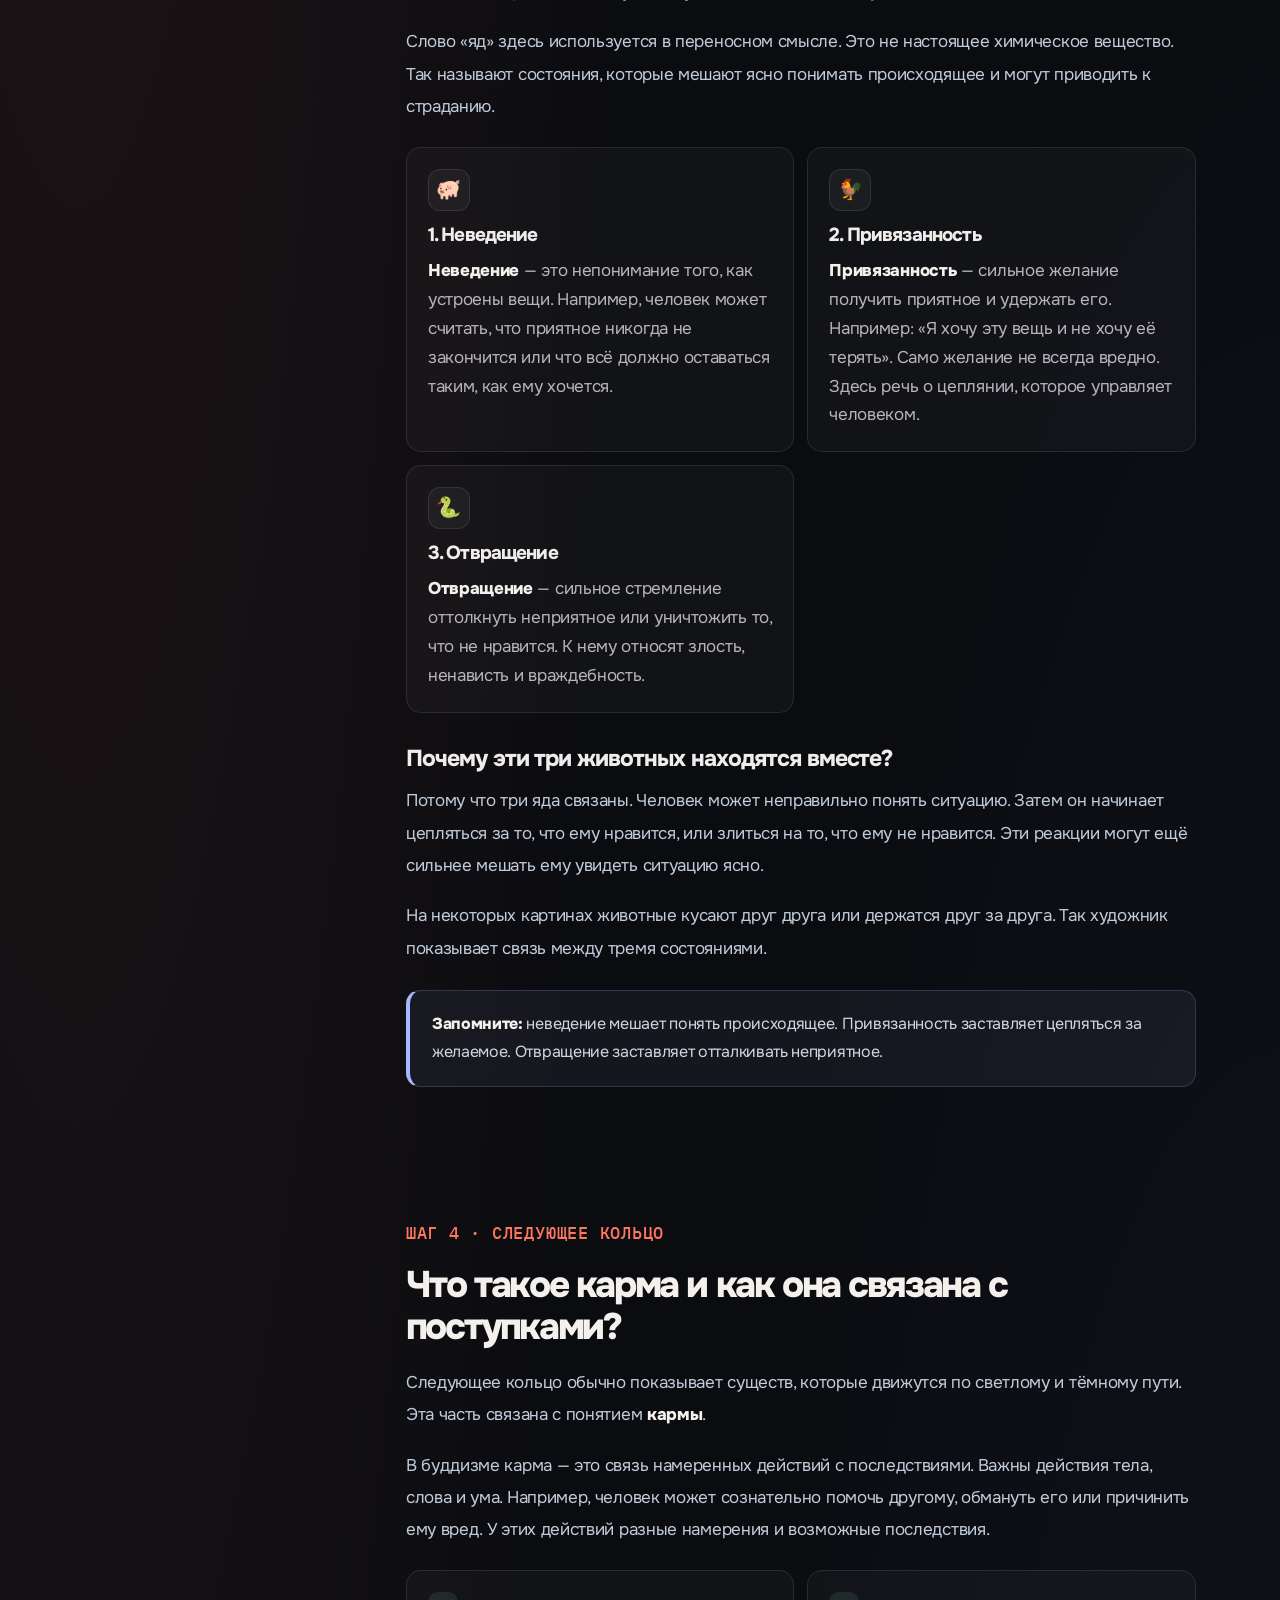
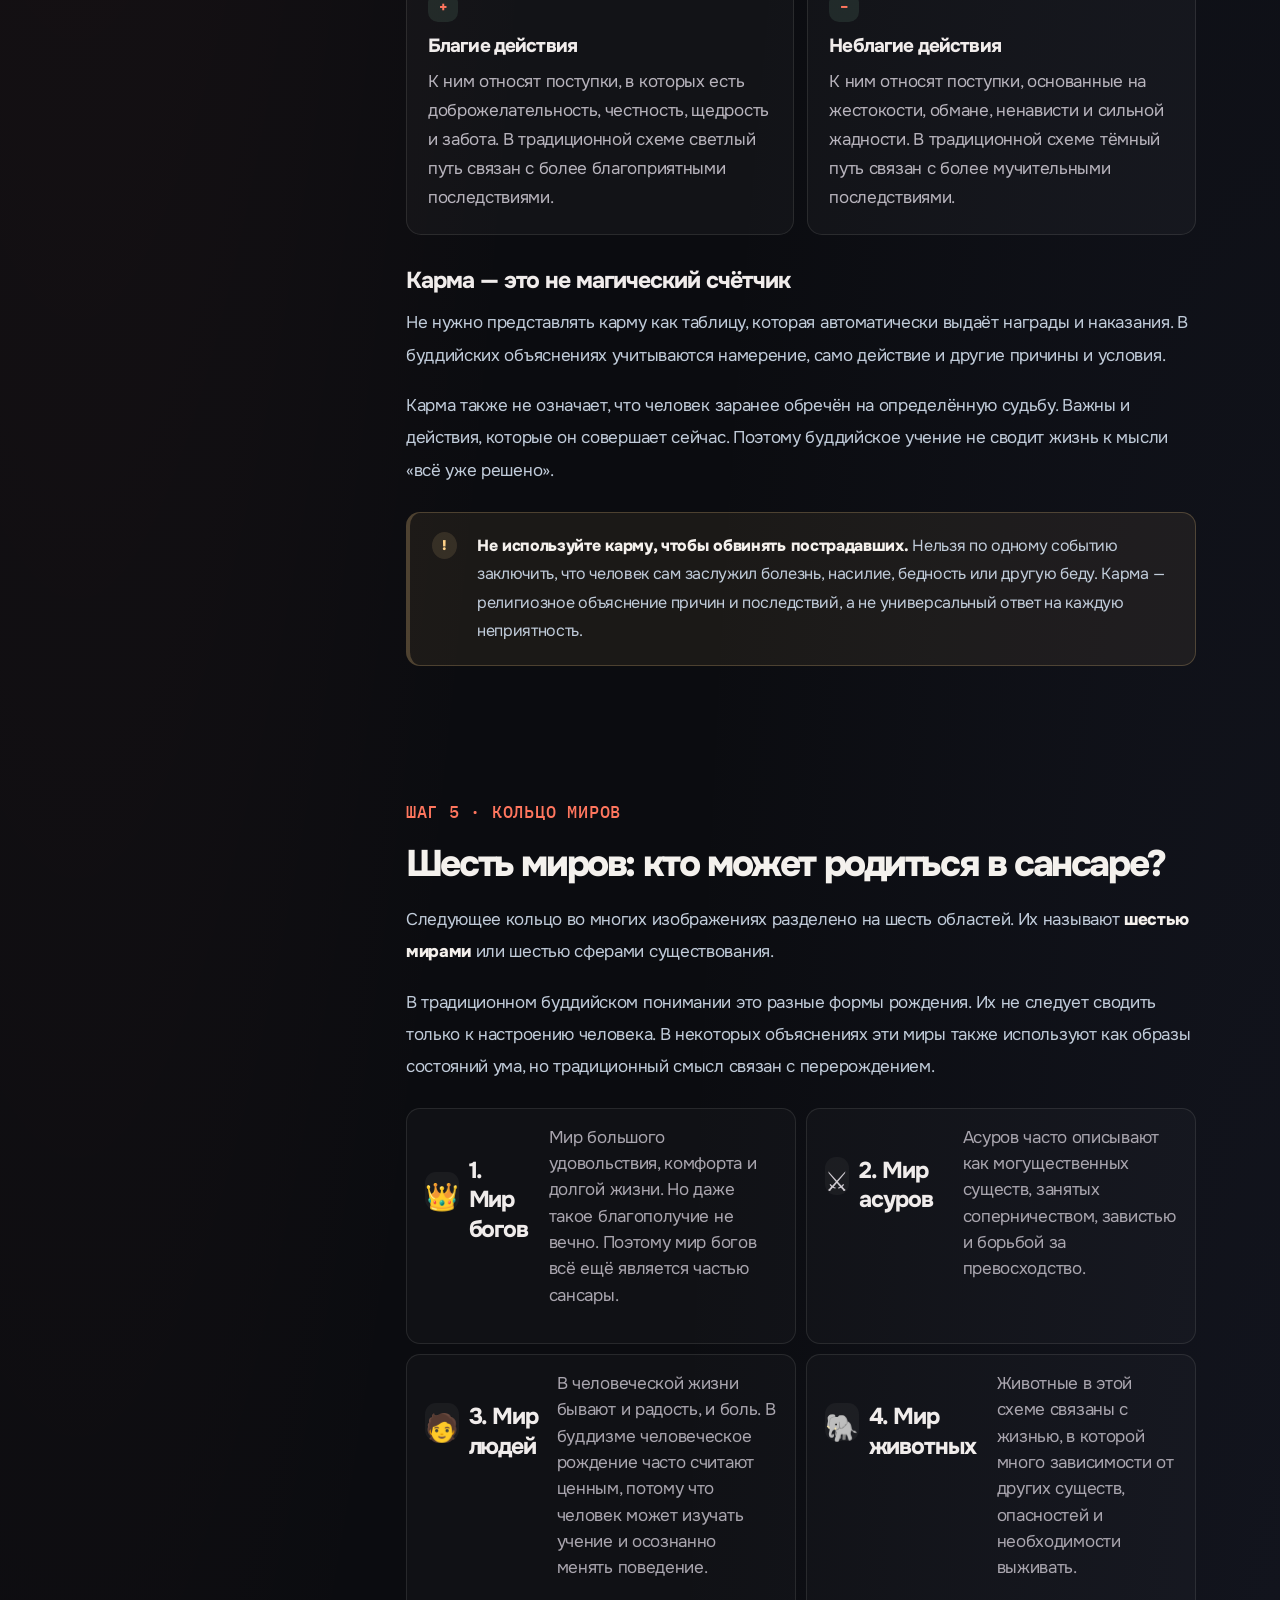
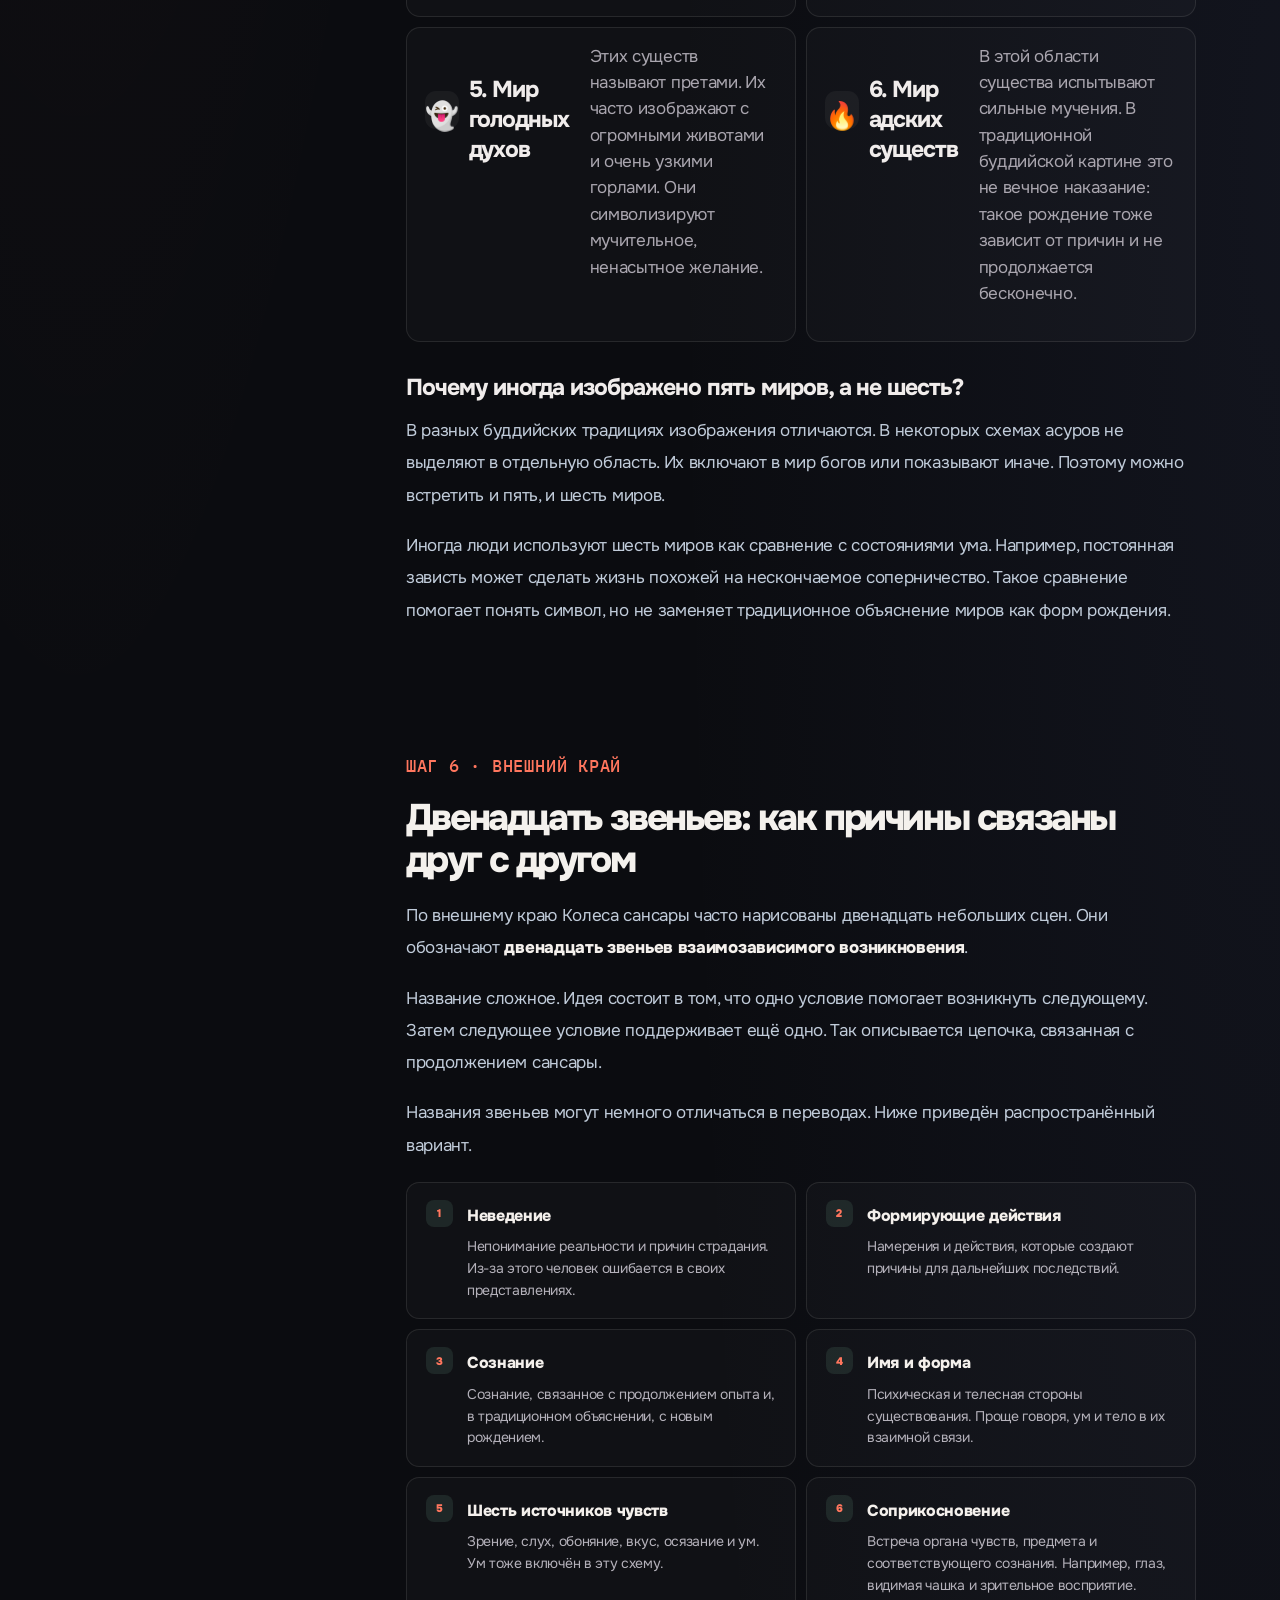
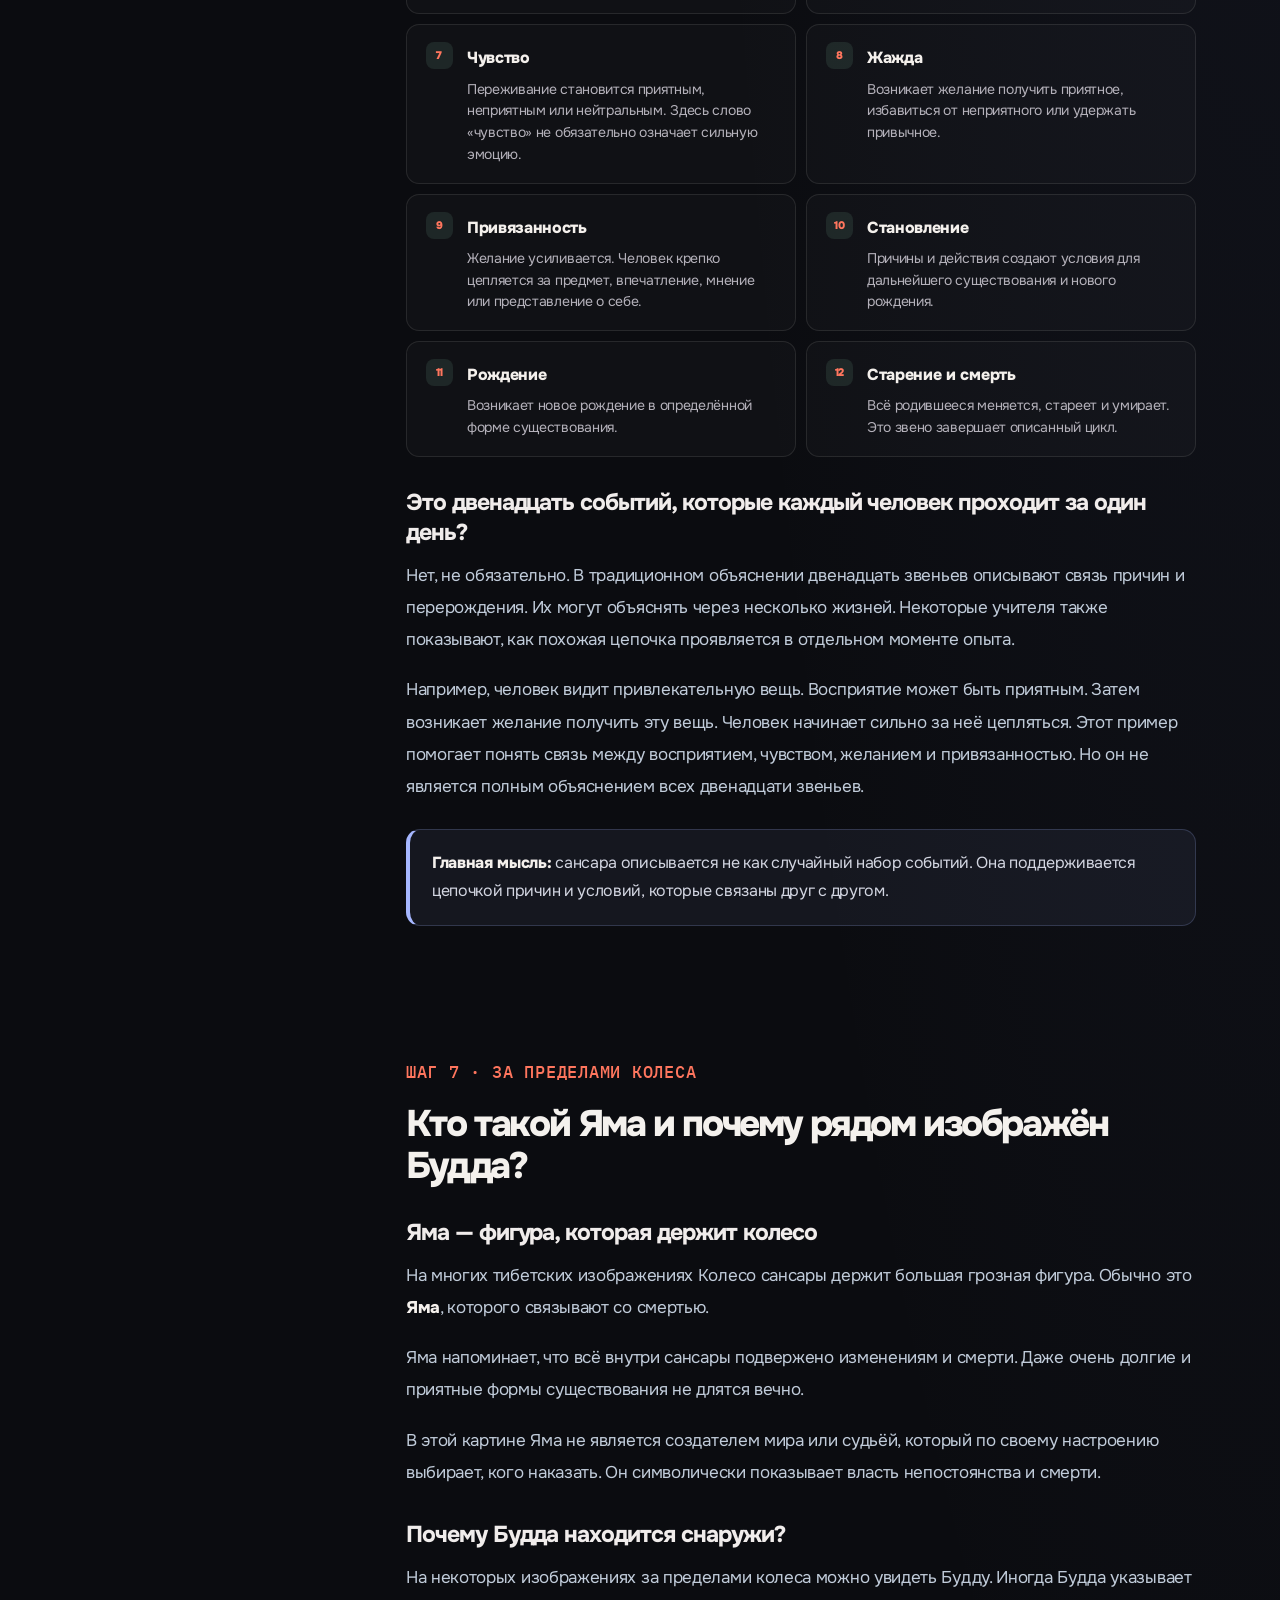
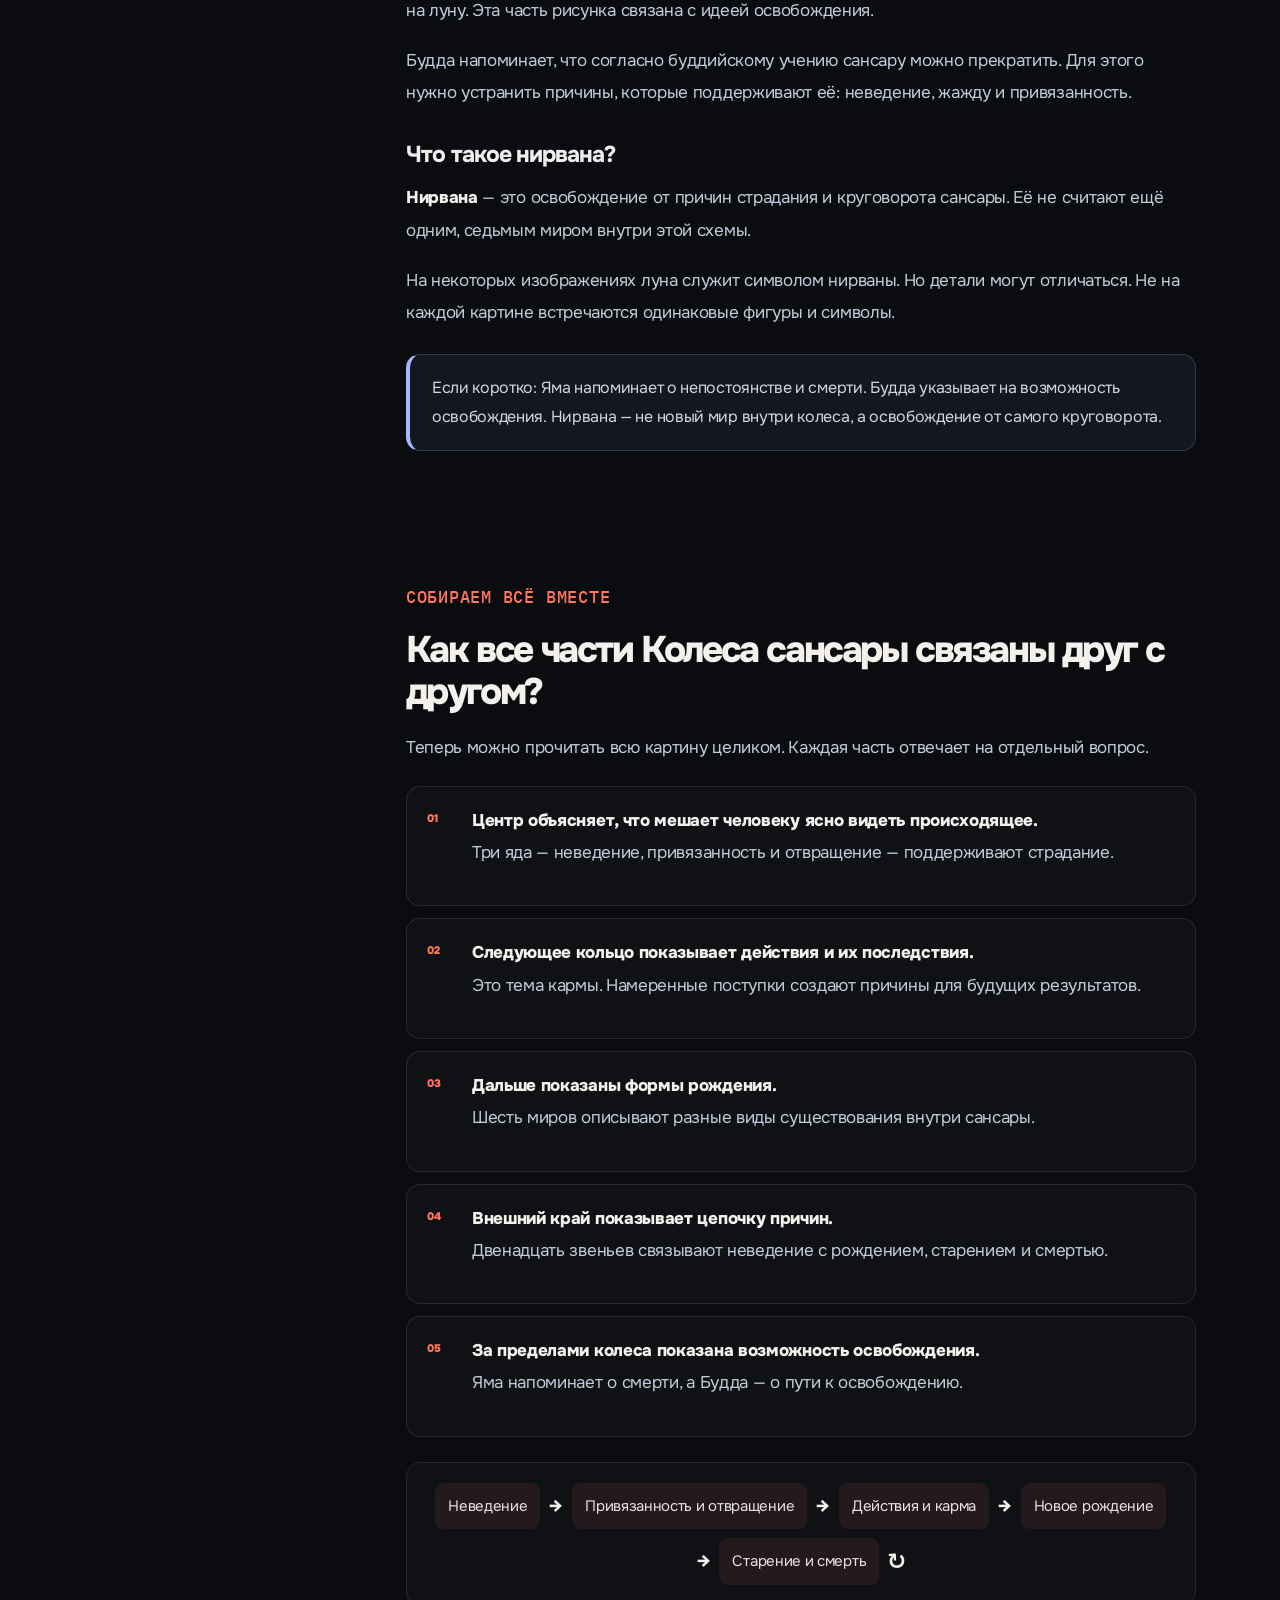
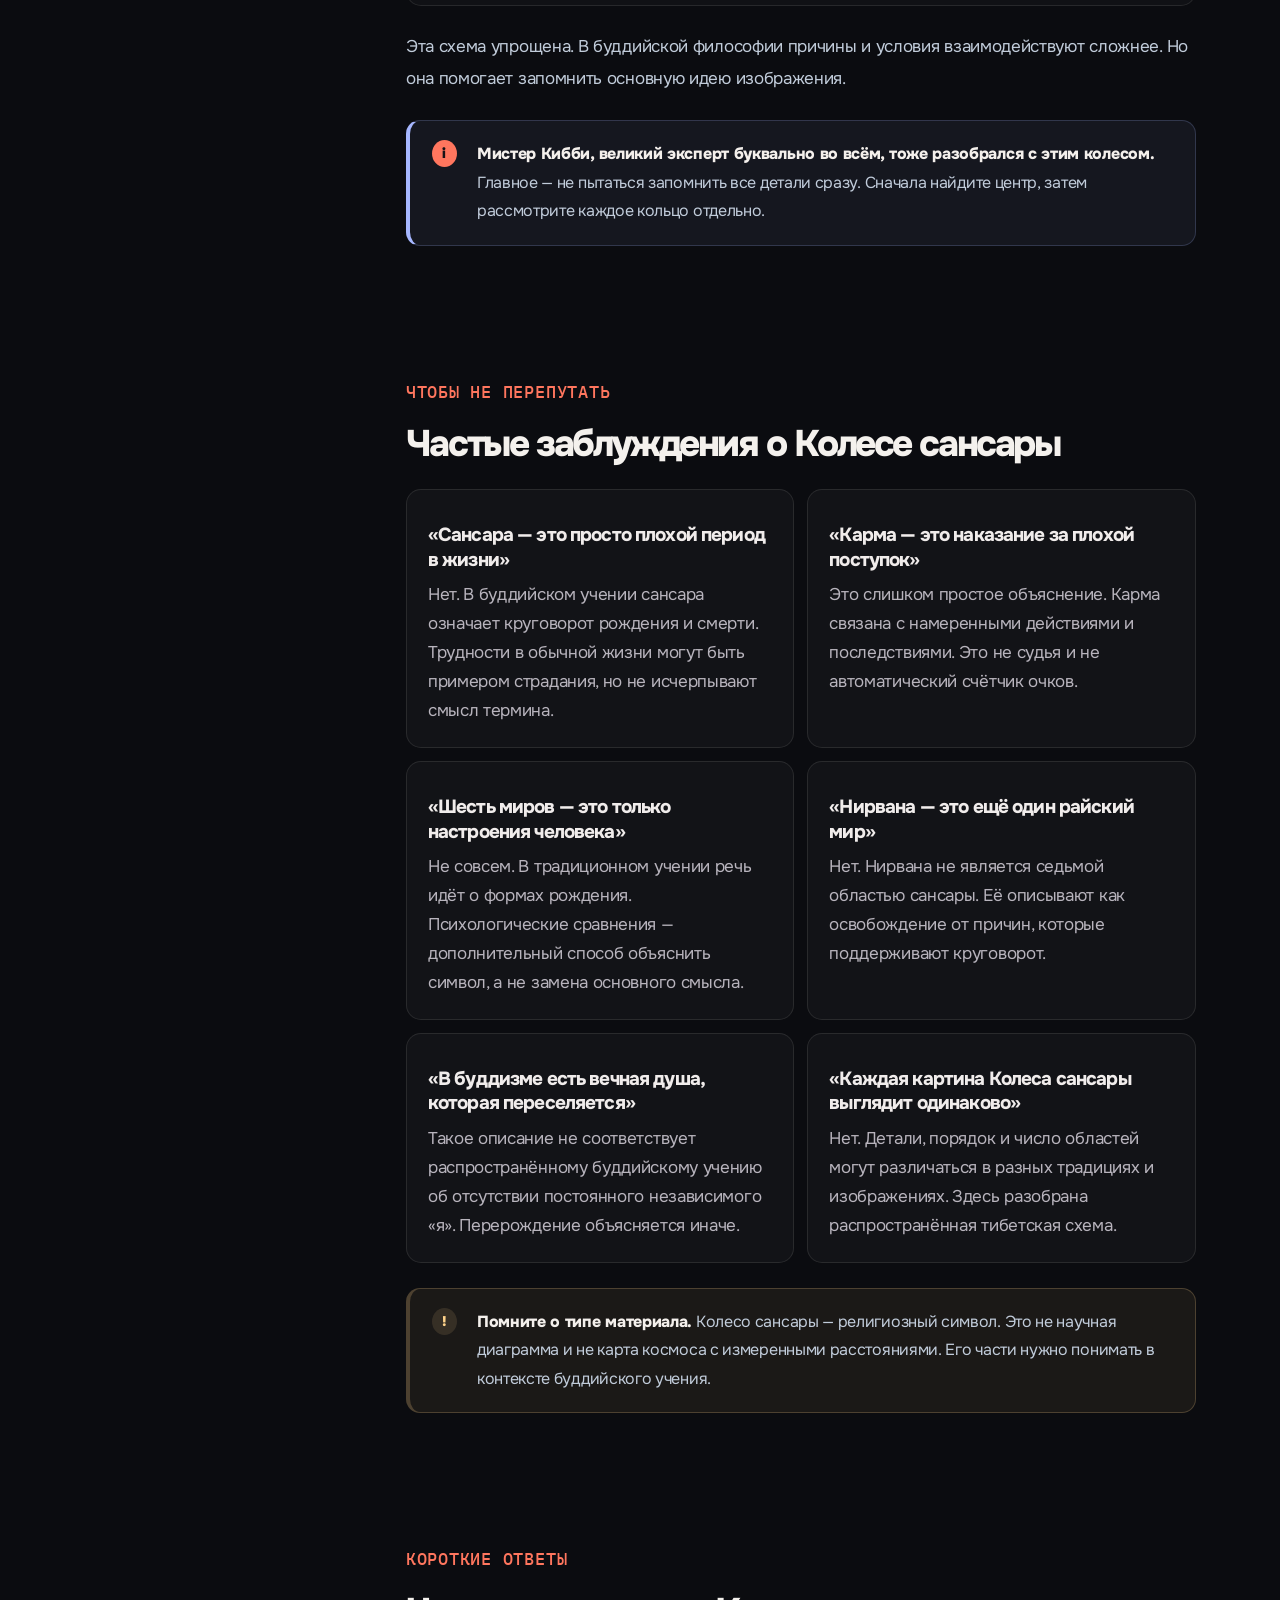
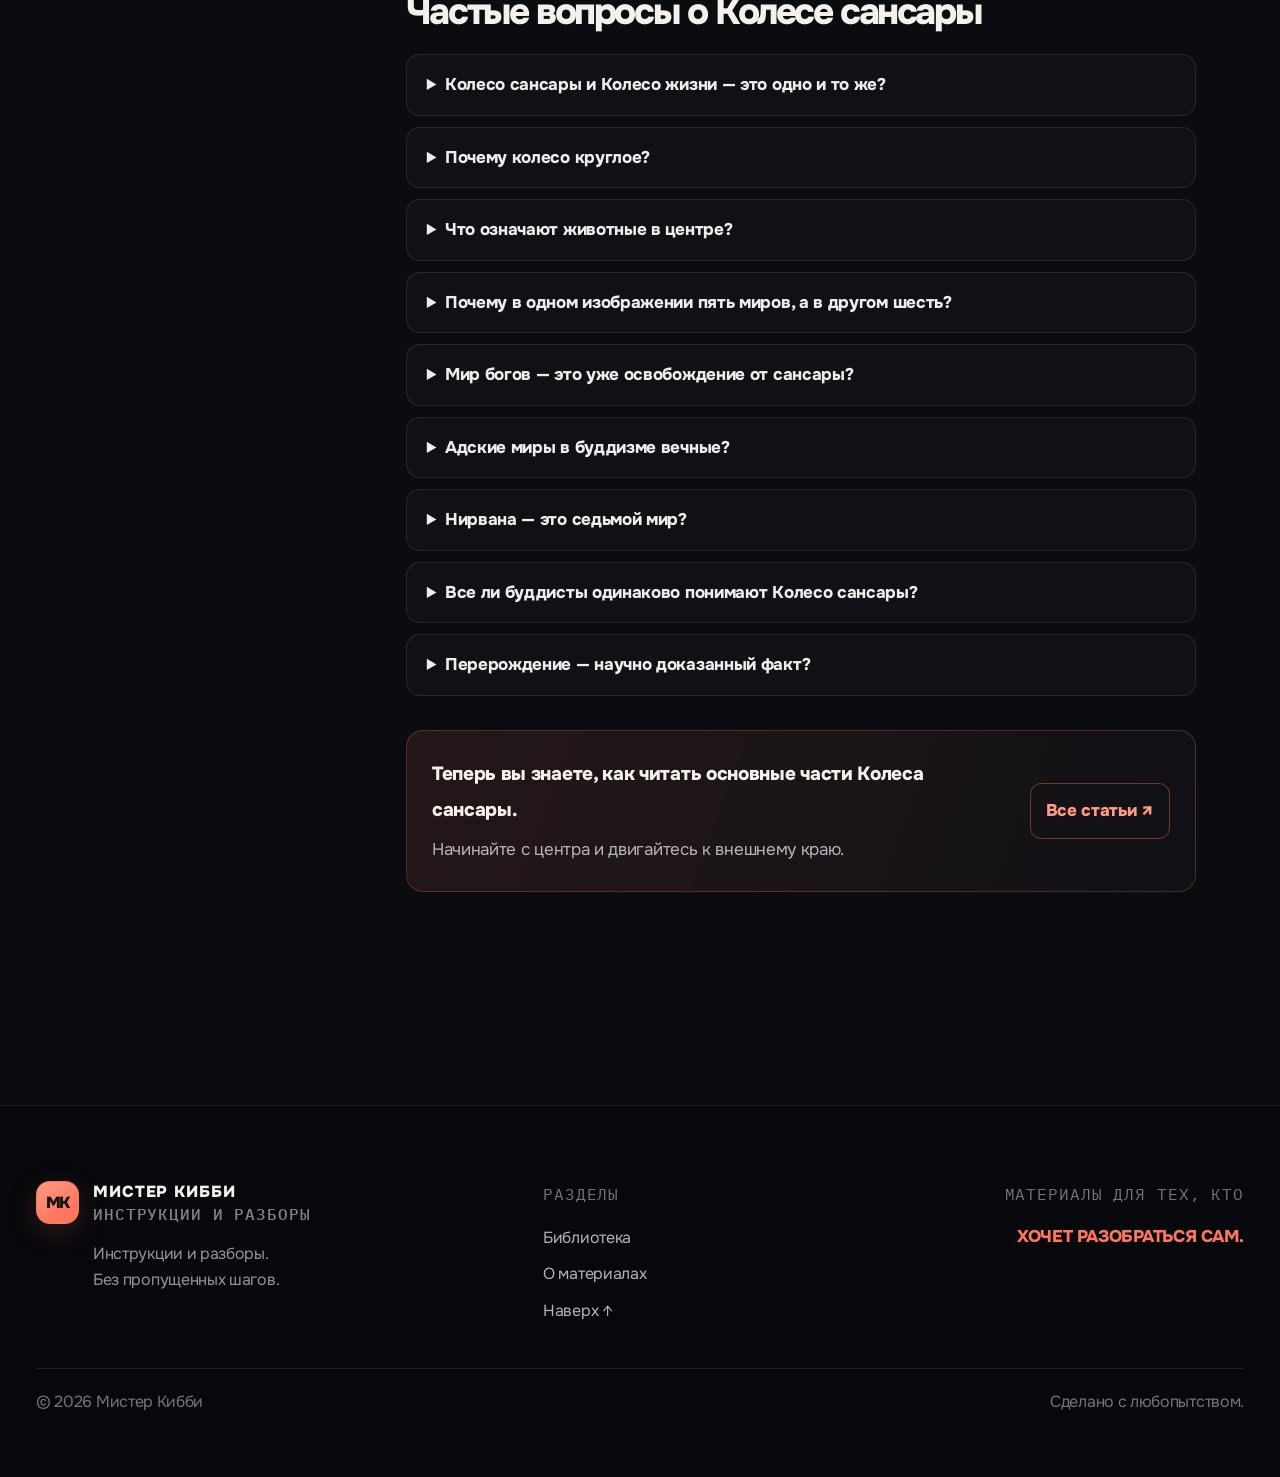
<file: articles/wheel-of-samsara.html>
<!doctype html>
<html lang="ru">
<head>
  <meta charset="utf-8">
  <meta name="viewport" content="width=device-width, initial-scale=1">
  <meta name="color-scheme" content="dark">
  <meta name="description" content="Понятное объяснение Колеса сансары: три яда, карма, шесть миров, двенадцать звеньев и идея освобождения в буддизме.">
  <title>Колесо сансары: что это такое и как его читать — от Мистера Кибби</title>
  <link rel="canonical" href="https://paulkibby.github.io/shift-guide/articles/wheel-of-samsara.html">
  <meta property="og:title" content="Колесо сансары: что это такое и как его читать">
  <meta property="og:description" content="Разбираем Колесо сансары от центра к внешнему краю и объясняем значение каждой части простыми словами.">
  <meta property="og:type" content="article">
  
  <link rel="preconnect" href="https://fonts.googleapis.com">
  <link rel="preconnect" href="https://fonts.gstatic.com" crossorigin>
  <link href="https://fonts.googleapis.com/css2?family=IBM+Plex+Mono:wght@400;500;600&family=Onest:wght@400;500;600;700;800&display=swap" rel="stylesheet">
  <link rel="stylesheet" href="../assets/css/tokens.css">
  <link rel="stylesheet" href="../assets/css/pages/wheel-of-samsara.css">
  <link rel="stylesheet" href="../assets/css/site.css">
  <link rel="stylesheet" href="../assets/css/type-scale.css">
  <link rel="icon" type="image/svg+xml" href="../assets/favicon.svg">
  <script defer src="../assets/js/site.js"></script>
</head>
<body data-page="article" data-article="wheel-of-samsara">
  <div data-site-header></div>

  <main id="top">
  <div class="wrap">
    <section class="hero" aria-labelledby="page-title">
      <div class="eyebrow">Разбираем буддийский символ</div>
      <h1 id="page-title">Колесо сансары: <span>как его понять и читать</span></h1>
      <p class="lead">Колесо сансары — это изображение из буддийской традиции. Оно показывает круговорот рождения, старения и смерти, а также причины, которые, согласно буддийскому учению, поддерживают этот круговорот. Разберём картинку от центра к внешнему краю.</p>
      <div class="hero-meta">
        <span class="pill">Буддийская философия</span>
        <span class="pill">Объяснение с нуля</span>
        <span class="pill">Без специальных знаний</span>
      </div>
      <div class="answer-box">
        <strong>Короткий ответ</strong>
        <p>В центре Колеса сансары находятся три яда: неведение, привязанность и отвращение. Следующее кольцо связано с кармой. Дальше показаны шесть миров существования. По внешнему краю находятся двенадцать звеньев причинного возникновения. Вместе эти части объясняют, почему сансара продолжается и как буддийское учение описывает возможность освобождения.</p>
      </div>
    </section>

    <div class="layout">
      <aside class="toc" aria-label="Содержание статьи">
        <div class="toc-title">Содержание</div>
        <nav>
          <a href="#samsara">Что такое сансара</a>
          <a href="#how-to-read">Как читать колесо</a>
          <a href="#poisons">Три яда в центре</a>
          <a href="#karma">Что означает карма</a>
          <a href="#realms">Шесть миров</a>
          <a href="#links">Двенадцать звеньев</a>
          <a href="#yama">Яма, Будда и нирвана</a>
          <a href="#whole-picture">Как части связаны</a>
          <a href="#mistakes">Частые заблуждения</a>
          <a href="#faq">Вопросы и ответы</a>
        </nav>
      </aside>

      <article>
        <section id="samsara">
          <div class="section-kicker">Шаг 1 · Основное понятие</div>
          <h2>Что такое сансара?</h2>
          <p><b>Сансара</b> — это круговорот рождения, жизни, старения, смерти и нового рождения. Так буддийское учение описывает обусловленное существование живых существ.</p>
          <p>Слово «обусловленное» означает, что существование зависит от причин и условий. Например, человек рождается, растёт, меняется и умирает. В буддийском учении круговорот на этом не заканчивается: после смерти происходит новое рождение. Так цикл продолжается.</p>
          <div class="flow">
            <span>Рождение</span><b>→</b><span>Жизнь и изменения</span><b>→</b><span>Старение</span><b>→</b><span>Смерть</span><b>→</b><span>Новое рождение</span><b>↻</b>
          </div>
          <p>Согласно буддийскому учению, сансара продолжается из-за определённых причин. Среди них — непонимание того, как устроен опыт, желание удержать приятное и стремление избавиться от неприятного. Эти причины влияют на мысли, слова и поступки.</p>
          <h3>Это значит, что одна и та же душа переселяется из тела в тело?</h3>
          <p><b>Нет, буддизм обычно не описывает перерождение как путешествие неизменной души.</b> Во многих буддийских учениях говорится, что нет постоянного и независимого «я», которое остаётся совершенно одинаковым всю жизнь и после смерти.</p>
          <p>При этом говорится о продолжении причин и последствий. Это сложная часть буддийской философии. Для первого знакомства достаточно запомнить: перерождение в буддизме не равно переселению вечной души из одного тела в другое.</p>
          <div class="note warn">
            <span class="note-icon">!</span>
            <p><b>Где заканчивается описание, а где начинается вера?</b> Сансара и перерождение — части религиозного учения. Это не научно установленное описание процесса, который можно непосредственно измерить. В этой статье мы объясняем, что означает символ внутри буддизма, а не доказываем существование перерождения.</p>
          </div>
        </section>

        <section id="how-to-read">
          <div class="section-kicker">Шаг 2 · Устройство изображения</div>
          <h2>Как устроено Колесо сансары?</h2>
          <p>У изображения несколько частей. Они расположены одна вокруг другой. Поэтому удобнее читать колесо <b>от центра к внешнему краю</b>. Каждая следующая часть добавляет новое объяснение.</p>
          <div class="wheel-panel">
            <div class="wheel-svg" role="img" aria-label="Условная схема концентрических частей Колеса сансары: три яда в центре, карма, шесть миров и двенадцать звеньев по краю">
              <svg viewBox="0 0 360 360" width="100%" xmlns="http://www.w3.org/2000/svg">
                <circle cx="180" cy="180" r="164" fill="#172331" stroke="#526274" stroke-width="2"/>
                <circle cx="180" cy="180" r="128" fill="#243548" stroke="#718397" stroke-width="2"/>
                <circle cx="180" cy="180" r="91" fill="#31475a" stroke="#91baff" stroke-width="2"/>
                <circle cx="180" cy="180" r="53" fill="#b6e9cf" stroke="#e2fff0" stroke-width="2"/>
                <g fill="#09150f" font-family="Arial, sans-serif" text-anchor="middle" font-weight="700">
                  <text x="180" y="174" font-size="11">ТРИ</text><text x="180" y="189" font-size="11">ЯДА</text>
                </g>
                <g fill="#eaf3fc" font-family="Arial, sans-serif" font-size="12" text-anchor="middle" font-weight="700">
                  <text x="180" y="91">КАРМА</text>
                  <text x="180" y="48">6 МИРОВ</text>
                  <text x="180" y="25" font-size="10">12 ЗВЕНЬЕВ ПО КРАЮ</text>
                </g>
                <g stroke="#a7b8c9" stroke-width="1.5" fill="none">
                  <path d="M180 128 L180 91"/><path d="M180 52 L180 34"/>
                </g>
              </svg>
            </div>
            <div class="wheel-key">
              <div class="wheel-key-item"><span class="key-number">1</span><div><strong>Центр — три яда</strong><span>Состояния ума, которые поддерживают страдание.</span></div></div>
              <div class="wheel-key-item"><span class="key-number">2</span><div><strong>Следующее кольцо — карма</strong><span>Намеренные поступки и их возможные последствия.</span></div></div>
              <div class="wheel-key-item"><span class="key-number">3</span><div><strong>Дальше — шесть миров</strong><span>Формы рождения, описанные в буддийской картине мира.</span></div></div>
              <div class="wheel-key-item"><span class="key-number">4</span><div><strong>Внешний край — двенадцать звеньев</strong><span>Связанные между собой причины и условия.</span></div></div>
            </div>
          </div>
          <p>Это учебная схема, а не точная копия конкретной картины. В настоящих изображениях кольца могут выглядеть по-разному. На них могут быть нарисованы животные, люди и небольшие сцены.</p>
          <div class="simple-line">Представьте мишень: в центре находится одна часть, вокруг неё — следующие круги. Начинайте читать колесо с середины и постепенно переходите наружу.</div>
        </section>

        <section id="poisons">
          <div class="section-kicker">Шаг 3 · Самый центр</div>
          <h2>Три яда: что означают животные в центре?</h2>
          <p>В центре многих изображений нарисованы три животных: свинья, птица или петух и змея. Они обозначают три состояния ума. В буддизме их называют <b>тремя ядами</b>.</p>
          <p>Слово «яд» здесь используется в переносном смысле. Это не настоящее химическое вещество. Так называют состояния, которые мешают ясно понимать происходящее и могут приводить к страданию.</p>
          <div class="card-grid">
            <div class="info-card">
              <div class="card-icon">🐖</div>
              <h3>1. Неведение</h3>
              <p><b>Неведение</b> — это непонимание того, как устроены вещи. Например, человек может считать, что приятное никогда не закончится или что всё должно оставаться таким, как ему хочется.</p>
            </div>
            <div class="info-card">
              <div class="card-icon">🐓</div>
              <h3>2. Привязанность</h3>
              <p><b>Привязанность</b> — сильное желание получить приятное и удержать его. Например: «Я хочу эту вещь и не хочу её терять». Само желание не всегда вредно. Здесь речь о цеплянии, которое управляет человеком.</p>
            </div>
            <div class="info-card">
              <div class="card-icon">🐍</div>
              <h3>3. Отвращение</h3>
              <p><b>Отвращение</b> — сильное стремление оттолкнуть неприятное или уничтожить то, что не нравится. К нему относят злость, ненависть и враждебность.</p>
            </div>
          </div>
          <h3>Почему эти три животных находятся вместе?</h3>
          <p>Потому что три яда связаны. Человек может неправильно понять ситуацию. Затем он начинает цепляться за то, что ему нравится, или злиться на то, что ему не нравится. Эти реакции могут ещё сильнее мешать ему увидеть ситуацию ясно.</p>
          <p>На некоторых картинах животные кусают друг друга или держатся друг за друга. Так художник показывает связь между тремя состояниями.</p>
          <div class="simple-line"><b>Запомните:</b> неведение мешает понять происходящее. Привязанность заставляет цепляться за желаемое. Отвращение заставляет отталкивать неприятное.</div>
        </section>

        <section id="karma">
          <div class="section-kicker">Шаг 4 · Следующее кольцо</div>
          <h2>Что такое карма и как она связана с поступками?</h2>
          <p>Следующее кольцо обычно показывает существ, которые движутся по светлому и тёмному пути. Эта часть связана с понятием <b>кармы</b>.</p>
          <p>В буддизме карма — это связь намеренных действий с последствиями. Важны действия тела, слова и ума. Например, человек может сознательно помочь другому, обмануть его или причинить ему вред. У этих действий разные намерения и возможные последствия.</p>
          <div class="card-grid">
            <div class="info-card">
              <div class="number">+</div>
              <h3>Благие действия</h3>
              <p>К ним относят поступки, в которых есть доброжелательность, честность, щедрость и забота. В традиционной схеме светлый путь связан с более благоприятными последствиями.</p>
            </div>
            <div class="info-card">
              <div class="number">−</div>
              <h3>Неблагие действия</h3>
              <p>К ним относят поступки, основанные на жестокости, обмане, ненависти и сильной жадности. В традиционной схеме тёмный путь связан с более мучительными последствиями.</p>
            </div>
          </div>
          <h3>Карма — это не магический счётчик</h3>
          <p>Не нужно представлять карму как таблицу, которая автоматически выдаёт награды и наказания. В буддийских объяснениях учитываются намерение, само действие и другие причины и условия.</p>
          <p>Карма также не означает, что человек заранее обречён на определённую судьбу. Важны и действия, которые он совершает сейчас. Поэтому буддийское учение не сводит жизнь к мысли «всё уже решено».</p>
          <div class="note warn">
            <span class="note-icon">!</span>
            <p><b>Не используйте карму, чтобы обвинять пострадавших.</b> Нельзя по одному событию заключить, что человек сам заслужил болезнь, насилие, бедность или другую беду. Карма — религиозное объяснение причин и последствий, а не универсальный ответ на каждую неприятность.</p>
          </div>
        </section>

        <section id="realms">
          <div class="section-kicker">Шаг 5 · Кольцо миров</div>
          <h2>Шесть миров: кто может родиться в сансаре?</h2>
          <p>Следующее кольцо во многих изображениях разделено на шесть областей. Их называют <b>шестью мирами</b> или шестью сферами существования.</p>
          <p>В традиционном буддийском понимании это разные формы рождения. Их не следует сводить только к настроению человека. В некоторых объяснениях эти миры также используют как образы состояний ума, но традиционный смысл связан с перерождением.</p>
          <div class="realm-grid">
            <div class="realm">
              <div class="realm-top"><div class="realm-emoji">👑</div><h3>1. Мир богов</h3></div>
              <p>Мир большого удовольствия, комфорта и долгой жизни. Но даже такое благополучие не вечно. Поэтому мир богов всё ещё является частью сансары.</p>
            </div>
            <div class="realm">
              <div class="realm-top"><div class="realm-emoji">⚔️</div><h3>2. Мир асуров</h3></div>
              <p>Асуров часто описывают как могущественных существ, занятых соперничеством, завистью и борьбой за превосходство.</p>
            </div>
            <div class="realm">
              <div class="realm-top"><div class="realm-emoji">🧑</div><h3>3. Мир людей</h3></div>
              <p>В человеческой жизни бывают и радость, и боль. В буддизме человеческое рождение часто считают ценным, потому что человек может изучать учение и осознанно менять поведение.</p>
            </div>
            <div class="realm">
              <div class="realm-top"><div class="realm-emoji">🐘</div><h3>4. Мир животных</h3></div>
              <p>Животные в этой схеме связаны с жизнью, в которой много зависимости от других существ, опасностей и необходимости выживать.</p>
            </div>
            <div class="realm">
              <div class="realm-top"><div class="realm-emoji">👻</div><h3>5. Мир голодных духов</h3></div>
              <p>Этих существ называют претами. Их часто изображают с огромными животами и очень узкими горлами. Они символизируют мучительное, ненасытное желание.</p>
            </div>
            <div class="realm">
              <div class="realm-top"><div class="realm-emoji">🔥</div><h3>6. Мир адских существ</h3></div>
              <p>В этой области существа испытывают сильные мучения. В традиционной буддийской картине это не вечное наказание: такое рождение тоже зависит от причин и не продолжается бесконечно.</p>
            </div>
          </div>
          <h3>Почему иногда изображено пять миров, а не шесть?</h3>
          <p>В разных буддийских традициях изображения отличаются. В некоторых схемах асуров не выделяют в отдельную область. Их включают в мир богов или показывают иначе. Поэтому можно встретить и пять, и шесть миров.</p>
          <p>Иногда люди используют шесть миров как сравнение с состояниями ума. Например, постоянная зависть может сделать жизнь похожей на нескончаемое соперничество. Такое сравнение помогает понять символ, но не заменяет традиционное объяснение миров как форм рождения.</p>
        </section>

        <section id="links">
          <div class="section-kicker">Шаг 6 · Внешний край</div>
          <h2>Двенадцать звеньев: как причины связаны друг с другом</h2>
          <p>По внешнему краю Колеса сансары часто нарисованы двенадцать небольших сцен. Они обозначают <b>двенадцать звеньев взаимозависимого возникновения</b>.</p>
          <p>Название сложное. Идея состоит в том, что одно условие помогает возникнуть следующему. Затем следующее условие поддерживает ещё одно. Так описывается цепочка, связанная с продолжением сансары.</p>
          <p>Названия звеньев могут немного отличаться в переводах. Ниже приведён распространённый вариант.</p>
          <div class="link-list">
            <div class="link-item"><div><strong>Неведение</strong><span>Непонимание реальности и причин страдания. Из-за этого человек ошибается в своих представлениях.</span></div></div>
            <div class="link-item"><div><strong>Формирующие действия</strong><span>Намерения и действия, которые создают причины для дальнейших последствий.</span></div></div>
            <div class="link-item"><div><strong>Сознание</strong><span>Сознание, связанное с продолжением опыта и, в традиционном объяснении, с новым рождением.</span></div></div>
            <div class="link-item"><div><strong>Имя и форма</strong><span>Психическая и телесная стороны существования. Проще говоря, ум и тело в их взаимной связи.</span></div></div>
            <div class="link-item"><div><strong>Шесть источников чувств</strong><span>Зрение, слух, обоняние, вкус, осязание и ум. Ум тоже включён в эту схему.</span></div></div>
            <div class="link-item"><div><strong>Соприкосновение</strong><span>Встреча органа чувств, предмета и соответствующего сознания. Например, глаз, видимая чашка и зрительное восприятие.</span></div></div>
            <div class="link-item"><div><strong>Чувство</strong><span>Переживание становится приятным, неприятным или нейтральным. Здесь слово «чувство» не обязательно означает сильную эмоцию.</span></div></div>
            <div class="link-item"><div><strong>Жажда</strong><span>Возникает желание получить приятное, избавиться от неприятного или удержать привычное.</span></div></div>
            <div class="link-item"><div><strong>Привязанность</strong><span>Желание усиливается. Человек крепко цепляется за предмет, впечатление, мнение или представление о себе.</span></div></div>
            <div class="link-item"><div><strong>Становление</strong><span>Причины и действия создают условия для дальнейшего существования и нового рождения.</span></div></div>
            <div class="link-item"><div><strong>Рождение</strong><span>Возникает новое рождение в определённой форме существования.</span></div></div>
            <div class="link-item"><div><strong>Старение и смерть</strong><span>Всё родившееся меняется, стареет и умирает. Это звено завершает описанный цикл.</span></div></div>
          </div>
          <h3>Это двенадцать событий, которые каждый человек проходит за один день?</h3>
          <p>Нет, не обязательно. В традиционном объяснении двенадцать звеньев описывают связь причин и перерождения. Их могут объяснять через несколько жизней. Некоторые учителя также показывают, как похожая цепочка проявляется в отдельном моменте опыта.</p>
          <p>Например, человек видит привлекательную вещь. Восприятие может быть приятным. Затем возникает желание получить эту вещь. Человек начинает сильно за неё цепляться. Этот пример помогает понять связь между восприятием, чувством, желанием и привязанностью. Но он не является полным объяснением всех двенадцати звеньев.</p>
          <div class="simple-line"><b>Главная мысль:</b> сансара описывается не как случайный набор событий. Она поддерживается цепочкой причин и условий, которые связаны друг с другом.</div>
        </section>

        <section id="yama">
          <div class="section-kicker">Шаг 7 · За пределами колеса</div>
          <h2>Кто такой Яма и почему рядом изображён Будда?</h2>
          <h3>Яма — фигура, которая держит колесо</h3>
          <p>На многих тибетских изображениях Колесо сансары держит большая грозная фигура. Обычно это <b>Яма</b>, которого связывают со смертью.</p>
          <p>Яма напоминает, что всё внутри сансары подвержено изменениям и смерти. Даже очень долгие и приятные формы существования не длятся вечно.</p>
          <p>В этой картине Яма не является создателем мира или судьёй, который по своему настроению выбирает, кого наказать. Он символически показывает власть непостоянства и смерти.</p>
          <h3>Почему Будда находится снаружи?</h3>
          <p>На некоторых изображениях за пределами колеса можно увидеть Будду. Иногда Будда указывает на луну. Эта часть рисунка связана с идеей освобождения.</p>
          <p>Будда напоминает, что согласно буддийскому учению сансару можно прекратить. Для этого нужно устранить причины, которые поддерживают её: неведение, жажду и привязанность.</p>
          <h3>Что такое нирвана?</h3>
          <p><b>Нирвана</b> — это освобождение от причин страдания и круговорота сансары. Её не считают ещё одним, седьмым миром внутри этой схемы.</p>
          <p>На некоторых изображениях луна служит символом нирваны. Но детали могут отличаться. Не на каждой картине встречаются одинаковые фигуры и символы.</p>
          <div class="simple-line">Если коротко: Яма напоминает о непостоянстве и смерти. Будда указывает на возможность освобождения. Нирвана — не новый мир внутри колеса, а освобождение от самого круговорота.</div>
        </section>

        <section id="whole-picture">
          <div class="section-kicker">Собираем всё вместе</div>
          <h2>Как все части Колеса сансары связаны друг с другом?</h2>
          <p>Теперь можно прочитать всю картину целиком. Каждая часть отвечает на отдельный вопрос.</p>
          <div class="steps">
            <div class="readstep"><p><b>Центр объясняет, что мешает человеку ясно видеть происходящее.</b><br>Три яда — неведение, привязанность и отвращение — поддерживают страдание.</p></div>
            <div class="readstep"><p><b>Следующее кольцо показывает действия и их последствия.</b><br>Это тема кармы. Намеренные поступки создают причины для будущих результатов.</p></div>
            <div class="readstep"><p><b>Дальше показаны формы рождения.</b><br>Шесть миров описывают разные виды существования внутри сансары.</p></div>
            <div class="readstep"><p><b>Внешний край показывает цепочку причин.</b><br>Двенадцать звеньев связывают неведение с рождением, старением и смертью.</p></div>
            <div class="readstep"><p><b>За пределами колеса показана возможность освобождения.</b><br>Яма напоминает о смерти, а Будда — о пути к освобождению.</p></div>
          </div>
          <div class="flow">
            <span>Неведение</span><b>→</b><span>Привязанность и отвращение</span><b>→</b><span>Действия и карма</span><b>→</b><span>Новое рождение</span><b>→</b><span>Старение и смерть</span><b>↻</b>
          </div>
          <p>Эта схема упрощена. В буддийской философии причины и условия взаимодействуют сложнее. Но она помогает запомнить основную идею изображения.</p>
          <div class="note">
            <span class="note-icon">i</span>
            <p><b>Мистер Кибби, великий эксперт буквально во всём, тоже разобрался с этим колесом.</b> Главное — не пытаться запомнить все детали сразу. Сначала найдите центр, затем рассмотрите каждое кольцо отдельно.</p>
          </div>
        </section>

        <section id="mistakes">
          <div class="section-kicker">Чтобы не перепутать</div>
          <h2>Частые заблуждения о Колесе сансары</h2>
          <div class="card-grid">
            <div class="info-card">
              <h3>«Сансара — это просто плохой период в жизни»</h3>
              <p>Нет. В буддийском учении сансара означает круговорот рождения и смерти. Трудности в обычной жизни могут быть примером страдания, но не исчерпывают смысл термина.</p>
            </div>
            <div class="info-card">
              <h3>«Карма — это наказание за плохой поступок»</h3>
              <p>Это слишком простое объяснение. Карма связана с намеренными действиями и последствиями. Это не судья и не автоматический счётчик очков.</p>
            </div>
            <div class="info-card">
              <h3>«Шесть миров — это только настроения человека»</h3>
              <p>Не совсем. В традиционном учении речь идёт о формах рождения. Психологические сравнения — дополнительный способ объяснить символ, а не замена основного смысла.</p>
            </div>
            <div class="info-card">
              <h3>«Нирвана — это ещё один райский мир»</h3>
              <p>Нет. Нирвана не является седьмой областью сансары. Её описывают как освобождение от причин, которые поддерживают круговорот.</p>
            </div>
            <div class="info-card">
              <h3>«В буддизме есть вечная душа, которая переселяется»</h3>
              <p>Такое описание не соответствует распространённому буддийскому учению об отсутствии постоянного независимого «я». Перерождение объясняется иначе.</p>
            </div>
            <div class="info-card">
              <h3>«Каждая картина Колеса сансары выглядит одинаково»</h3>
              <p>Нет. Детали, порядок и число областей могут различаться в разных традициях и изображениях. Здесь разобрана распространённая тибетская схема.</p>
            </div>
          </div>
          <div class="note warn">
            <span class="note-icon">!</span>
            <p><b>Помните о типе материала.</b> Колесо сансары — религиозный символ. Это не научная диаграмма и не карта космоса с измеренными расстояниями. Его части нужно понимать в контексте буддийского учения.</p>
          </div>
        </section>

        <section id="faq">
          <div class="section-kicker">Короткие ответы</div>
          <h2>Частые вопросы о Колесе сансары</h2>
          <div class="faq">
            <details>
              <summary>Колесо сансары и Колесо жизни — это одно и то же?</summary>
              <p>Обычно этими названиями называют одно и то же изображение. Его также называют бхавачакрой, Колесом бытия или Колесом становления. Название может зависеть от языка и традиции.</p>
            </details>
            <details>
              <summary>Почему колесо круглое?</summary>
              <p>Круг показывает повторяющийся процесс: рождение, старение, смерть и новое рождение. Он также помогает показать связь причин и последствий.</p>
            </details>
            <details>
              <summary>Что означают животные в центре?</summary>
              <p>Обычно свинья обозначает неведение, птица или петух — привязанность, а змея — отвращение. Вместе их называют тремя ядами.</p>
            </details>
            <details>
              <summary>Почему в одном изображении пять миров, а в другом шесть?</summary>
              <p>В разных традициях области группируют по-разному. В некоторых схемах асуров не выделяют отдельно. Поэтому встречаются варианты с пятью и шестью мирами.</p>
            </details>
            <details>
              <summary>Мир богов — это уже освобождение от сансары?</summary>
              <p>Нет. Мир богов считается благоприятной формой существования, но он остаётся частью сансары. Его обитатели тоже подвержены изменениям и смерти.</p>
            </details>
            <details>
              <summary>Адские миры в буддизме вечные?</summary>
              <p>В распространённом буддийском объяснении это не вечное наказание. Рождение в такой области зависит от причин и не продолжается бесконечно.</p>
            </details>
            <details>
              <summary>Нирвана — это седьмой мир?</summary>
              <p>Нет. Нирвана не считается ещё одним миром сансары. Это освобождение от причин, которые поддерживают круговорот.</p>
            </details>
            <details>
              <summary>Все ли буддисты одинаково понимают Колесо сансары?</summary>
              <p>Нет. В буддизме есть разные традиции и способы объяснения. Изображение Колеса жизни особенно известно в тибетском буддизме. Некоторые детали могут отличаться.</p>
            </details>
            <details>
              <summary>Перерождение — научно доказанный факт?</summary>
              <p>Нет. Перерождение является частью религиозных представлений буддизма. Эта статья объясняет буддийскую картину мира, но не утверждает, что перерождение научно доказано.</p>
            </details>
          </div>
          <div class="end-card">
            <div>
              <strong>Теперь вы знаете, как читать основные части Колеса сансары.</strong>
              <p>Начинайте с центра и двигайтесь к внешнему краю.</p>
            </div>
            <a href="../index.html">Все статьи ↗</a>
          </div>
        </section>
      </article>
    </div>
  </div>
</main>

  <div data-site-footer></div>
</body>
</html>
</file>
<file: assets/css/tokens.css>
/* Mr. Kibby — design system / 2026 */
:root {
  color-scheme: dark;
  --color-bg: #0b0c10;
  --color-bg-elevated: #111319;
  --color-surface: #151820;
  --color-surface-raised: #1d2029;
  --color-surface-hover: #282b36;
  --color-text: #f4f1ed;
  --color-muted: #b4b1ba;
  --color-subtle: #85838e;
  --color-line: rgba(244, 241, 237, .10);
  --color-line-strong: rgba(244, 241, 237, .18);
  --color-accent: #ff765e;
  --color-accent-strong: #ff9a83;
  --color-accent-soft: rgba(255, 118, 94, .12);
  --color-blue: #a6b7ff;
  --color-amber: #f2c37d;
  --color-red: #ff8793;
  --font-sans: "Onest", Inter, ui-sans-serif, system-ui, -apple-system, BlinkMacSystemFont, "Segoe UI", sans-serif;
  --font-mono: "IBM Plex Mono", "SFMono-Regular", Consolas, monospace;
  --content-width: 1280px;
  --reading-width: 780px;
  --radius-sm: 12px;
  --radius-md: 18px;
  --radius-lg: 26px;
  --radius-xl: 34px;
  --shadow-soft: 0 28px 90px rgba(0, 0, 0, .34);
  --ease-out: cubic-bezier(.2, .75, .25, 1);
}
</file>
<file: assets/css/site.css>
/* Mr. Kibby — complete editorial interface */
:root {
  --bg: var(--color-bg);
  --surface: var(--color-surface);
  --surface-raised: var(--color-surface-raised);
  --surface-hover: var(--color-surface-hover);
  --text: var(--color-text);
  --muted: var(--color-muted);
  --subtle: var(--color-subtle);
  --line: var(--color-line);
  --accent: var(--color-accent);
  --accent-soft: var(--color-accent-soft);
  --max: var(--content-width);
}

* { box-sizing: border-box; }
html { scroll-behavior: smooth; scroll-padding-top: 112px; }
body {
  min-width: 320px;
  min-height: 100vh;
  margin: 0;
  color: var(--color-text);
  background:
    radial-gradient(ellipse at 6% 0%, rgba(255, 118, 94, .105), transparent 38rem),
    radial-gradient(ellipse at 100% 46%, rgba(119, 137, 221, .065), transparent 38rem),
    var(--color-bg);
  font-family: var(--font-sans);
  font-size: 17px;
  line-height: 1.72;
  letter-spacing: -.018em;
  -webkit-font-smoothing: antialiased;
  text-rendering: optimizeLegibility;
}
body::before {
  position: fixed;
  z-index: -1;
  inset: 0;
  content: "";
  pointer-events: none;
  opacity: .16;
  background-image:
    linear-gradient(rgba(255,255,255,.025) 1px, transparent 1px),
    linear-gradient(90deg, rgba(255,255,255,.025) 1px, transparent 1px);
  background-size: 84px 84px;
  mask-image: linear-gradient(to bottom, #000, transparent 78%);
}
img, svg { max-width: 100%; }
a { color: inherit; text-decoration: none; }
button, input, textarea, select { font: inherit; }
button, a, input { -webkit-tap-highlight-color: transparent; }
button { cursor: pointer; }
a:focus-visible, button:focus-visible, input:focus-visible, textarea:focus-visible, summary:focus-visible {
  outline: 3px solid var(--color-accent);
  outline-offset: 4px;
}
::selection { color: #171216; background: var(--color-accent); }
.wrap { width: min(var(--content-width), calc(100% - 72px)); margin-inline: auto; }
[hidden] { display: none !important; }
.skip-link {
  position: absolute;
  z-index: 1000;
  top: -80px;
  left: 22px;
  padding: 12px 18px;
  border-radius: 10px;
  color: #171216;
  background: var(--color-accent);
  font-size: 15px;
  font-weight: 800;
}
.skip-link:focus { top: 14px; }

/* Navigation */
.topbar {
  position: sticky;
  z-index: 100;
  top: 0;
  border-bottom: 1px solid rgba(244, 241, 237, .09);
  background: rgba(11, 12, 16, .84);
  backdrop-filter: blur(24px);
  -webkit-backdrop-filter: blur(24px);
}
.topbar-inner {
  position: relative;
  display: flex;
  min-height: 88px;
  align-items: center;
  gap: 42px;
}
.brand {
  display: inline-flex;
  min-width: 0;
  align-items: center;
  gap: 14px;
  color: var(--color-text);
}
.brand:hover { text-decoration: none; }
.brand-mark {
  display: grid;
  width: 48px;
  height: 48px;
  flex: 0 0 auto;
  place-items: center;
  border: 1px solid rgba(255, 118, 94, .55);
  border-radius: 16px;
  color: #1b1416;
  background: linear-gradient(145deg, #ff9a83, #ff765e 72%);
  box-shadow: 0 8px 28px rgba(255, 118, 94, .17);
  font-size: 16px;
  font-weight: 900;
  letter-spacing: -.08em;
}
.brand-copy { display: grid; gap: 3px; }
.brand-copy strong {
  color: var(--color-text);
  font-size: 16px;
  font-weight: 850;
  letter-spacing: .055em;
  line-height: 1.2;
}
.brand-copy small {
  color: var(--color-subtle);
  font-family: var(--font-mono);
  font-size: 14px;
  font-weight: 500;
  letter-spacing: .055em;
  line-height: 1.25;
}
.site-nav {
  display: flex;
  align-items: center;
  gap: clamp(22px, 3vw, 42px);
  margin-left: auto;
}
.site-nav a {
  position: relative;
  padding: 12px 0;
  color: #b7b4bd;
  font-size: 15px;
  font-weight: 650;
  transition: color .2s ease;
}
.site-nav a::after {
  position: absolute;
  right: 0;
  bottom: 4px;
  left: 0;
  height: 2px;
  content: "";
  transform: scaleX(0);
  transform-origin: left;
  border-radius: 2px;
  background: var(--color-accent);
  transition: transform .22s var(--ease-out);
}
.site-nav a:hover { color: var(--color-text); }
.site-nav a:hover::after { transform: scaleX(1); }
.top-link {
  display: inline-flex;
  min-height: 48px;
  flex: 0 0 auto;
  align-items: center;
  justify-content: center;
  gap: 18px;
  padding: 0 19px;
  border: 1px solid rgba(255, 118, 94, .36);
  border-radius: 999px;
  color: var(--color-text);
  background: rgba(255, 118, 94, .08);
  font-size: 15px;
  font-weight: 750;
  transition: transform .2s ease, border-color .2s ease, background .2s ease;
}
.top-link span { color: var(--color-accent); font-size: 18px; }
.top-link:hover {
  transform: translateY(-2px);
  border-color: rgba(255, 118, 94, .72);
  background: rgba(255, 118, 94, .15);
}
.menu-toggle {
  display: none;
  min-height: 44px;
  align-items: center;
  gap: 12px;
  margin-left: auto;
  padding: 0 13px;
  border: 1px solid var(--color-line-strong);
  border-radius: 12px;
  color: var(--color-text);
  background: rgba(255,255,255,.035);
  font-size: 15px;
  font-weight: 700;
}
.menu-toggle-icon { display: grid; gap: 5px; }
.menu-toggle-icon i { display: block; width: 18px; height: 2px; border-radius: 2px; background: currentColor; }

/* Shared typography */
.eyebrow, .section-kicker, .section-overline {
  display: inline-flex;
  flex-wrap: wrap;
  align-items: center;
  gap: 10px;
  color: var(--color-accent);
  font-family: var(--font-mono);
  font-size: 14px;
  font-weight: 500;
  letter-spacing: .045em;
  line-height: 1.5;
  text-transform: uppercase;
}
.section-kicker span { color: var(--color-subtle); }
.section-heading h2, .browser-topline h2 {
  margin: 12px 0 0;
  color: var(--color-text);
  font-size: clamp(34px, 4vw, 52px);
  font-weight: 780;
  letter-spacing: -.075em;
  line-height: 1.08;
}
.text-link {
  display: inline-flex;
  align-items: center;
  gap: 13px;
  color: var(--color-text);
  font-size: 16px;
  font-weight: 750;
  transition: color .2s ease, gap .2s ease;
}
.text-link span { color: var(--color-accent); font-size: 20px; }
.text-link:hover { gap: 18px; color: var(--color-accent-strong); }

/* Home: first screen */
.home-hero {
  display: block;
  padding-top: clamp(96px, 11vw, 148px);
  padding-bottom: clamp(88px, 9vw, 124px);
}
.home-hero-copy { max-width: 1060px; }
.eyebrow { gap: 12px; }
.eyebrow-pulse {
  width: 9px;
  height: 9px;
  border-radius: 50%;
  background: var(--color-accent);
  box-shadow: 0 0 0 6px rgba(255,118,94,.12), 0 0 20px rgba(255,118,94,.55);
}
.home-title {
  max-width: 1060px;
  margin: 30px 0 25px;
  color: var(--color-text);
  font-size: clamp(62px, 7.8vw, 104px);
  font-weight: 800;
  letter-spacing: -.09em;
  line-height: .99;
}
.home-title span, .library-hero h1 em, .not-found h1 em { color: var(--color-accent); font-style: normal; }
.home-description {
  max-width: 790px;
  margin: 0;
  color: #b8b5be;
  font-size: clamp(18px, 1.55vw, 21px);
  line-height: 1.78;
}
.hero-search {
  display: flex;
  align-items: stretch;
  gap: 10px;
  max-width: 760px;
  margin-top: 36px;
}
.hero-search-field, .library-search-field {
  position: relative;
  display: flex;
  min-width: 0;
  min-height: 60px;
  flex: 1 1 auto;
  align-items: center;
}
.hero-search-field svg, .library-search-field svg {
  position: absolute;
  left: 19px;
  width: 21px;
  height: 21px;
  color: var(--color-subtle);
  pointer-events: none;
}
.hero-search-field input, .library-search-field input {
  width: 100%;
  min-height: 60px;
  padding: 13px 18px 13px 54px;
  border: 1px solid rgba(244,241,237,.15);
  border-radius: 14px;
  outline: 0;
  color: var(--color-text);
  background: rgba(255,255,255,.045);
  font-size: 16px;
  transition: border-color .2s ease, background .2s ease, box-shadow .2s ease;
}
.hero-search-field input::placeholder, .library-search-field input::placeholder { color: #85838e; }
.hero-search-field input:focus, .library-search-field input:focus {
  border-color: rgba(255,118,94,.7);
  background: rgba(255,255,255,.065);
  box-shadow: 0 0 0 4px rgba(255,118,94,.09);
}
.button-primary {
  display: inline-flex;
  min-height: 60px;
  flex: 0 0 auto;
  align-items: center;
  justify-content: center;
  gap: 20px;
  padding: 0 22px;
  border: 1px solid var(--color-accent);
  border-radius: 14px;
  color: #1b1416;
  background: var(--color-accent);
  box-shadow: 0 12px 34px rgba(255,118,94,.16);
  font-size: 16px;
  font-weight: 850;
  transition: transform .2s var(--ease-out), background .2s ease, box-shadow .2s ease;
}
.button-primary span { font-size: 20px; }
.button-primary:hover {
  transform: translateY(-2px);
  background: var(--color-accent-strong);
  box-shadow: 0 17px 44px rgba(255,118,94,.23);
}
.hero-signals {
  display: flex;
  flex-wrap: wrap;
  gap: 14px 22px;
  margin-top: 24px;
  color: #9d9aa5;
}
.hero-signals span { display: inline-flex; align-items: center; gap: 9px; font-size: 14px; }
.hero-signals i { width: 6px; height: 6px; border-radius: 50%; background: var(--color-accent); }

/* Home article section and cards */
.home-library { padding-top: clamp(84px, 9vw, 124px); padding-bottom: clamp(90px, 9vw, 126px); border-top: 1px solid var(--color-line); }
.section-heading, .browser-topline {
  display: flex;
  align-items: end;
  justify-content: space-between;
  gap: 30px;
  margin-bottom: 36px;
}
.section-heading .text-link { margin-bottom: 7px; }
.article-grid { display: grid; grid-template-columns: repeat(3, minmax(0, 1fr)); gap: 18px; }
.article-card {
  position: relative;
  display: flex;
  min-width: 0;
  min-height: 490px;
  flex-direction: column;
  overflow: hidden;
  padding: 21px;
  border: 1px solid rgba(244,241,237,.11);
  border-radius: 23px;
  background: linear-gradient(155deg, rgba(27,29,38,.96), rgba(18,20,27,.98));
  transition: transform .25s var(--ease-out), border-color .25s ease, box-shadow .25s ease, background .25s ease;
}
.article-card:hover {
  transform: translateY(-6px);
  border-color: rgba(255,118,94,.44);
  background: linear-gradient(155deg, rgba(38,32,39,.98), rgba(20,21,29,.99));
  box-shadow: 0 24px 56px rgba(0,0,0,.25);
}
.article-card-top { position: relative; z-index: 1; display: flex; align-items: center; justify-content: space-between; gap: 12px; }
.category-label {
  display: inline-flex;
  min-height: 34px;
  align-items: center;
  padding: 5px 11px;
  border: 1px solid rgba(255,118,94,.25);
  border-radius: 999px;
  color: var(--color-accent-strong);
  background: rgba(255,118,94,.075);
  font-size: 14px;
  font-weight: 700;
}
.card-index { color: #77747f; font-family: var(--font-mono); font-size: 14px; }
.card-art {
  position: relative;
  display: grid;
  min-height: 176px;
  flex: 0 0 auto;
  overflow: hidden;
  place-items: center;
  margin: 16px 0 19px;
  border: 1px solid rgba(244,241,237,.08);
  border-radius: 16px;
  background:
    radial-gradient(circle at 50% 50%, rgba(255,118,94,.16), transparent 38%),
    linear-gradient(135deg, rgba(255,255,255,.045), rgba(255,255,255,.012));
}
.card-art[data-category="ideas"] {
  background:
    radial-gradient(circle at 50% 50%, rgba(166,183,255,.18), transparent 40%),
    linear-gradient(135deg, rgba(166,183,255,.08), rgba(255,255,255,.012));
}
.card-art-ring {
  position: absolute;
  width: 118px;
  height: 118px;
  border: 1px solid rgba(255,118,94,.46);
  border-radius: 34px;
  transform: rotate(35deg);
  box-shadow: 0 0 0 17px rgba(255,118,94,.035), 0 0 38px rgba(255,118,94,.1);
}
.card-art[data-category="ideas"] .card-art-ring {
  border-color: rgba(166,183,255,.53);
  box-shadow: 0 0 0 17px rgba(166,183,255,.04), 0 0 38px rgba(166,183,255,.11);
}
.card-art-symbol {
  position: relative;
  color: #ffe1d8;
  font-size: 61px;
  font-weight: 500;
  line-height: 1;
  text-shadow: 0 8px 32px rgba(255,118,94,.2);
}
.card-art[data-category="ideas"] .card-art-symbol { color: #dbe1ff; }
.card-art-caption {
  position: absolute;
  right: 13px;
  bottom: 12px;
  color: #827d87;
  font-family: var(--font-mono);
  font-size: 14px;
  letter-spacing: .045em;
}
.article-card-content { display: flex; flex-direction: column; }
.card-read-time {
  color: var(--color-subtle);
  font-family: var(--font-mono);
  font-size: 14px;
  letter-spacing: .025em;
}
.card-title {
  margin: 11px 0 10px;
  color: var(--color-text);
  font-size: clamp(21px, 1.8vw, 25px);
  font-weight: 780;
  letter-spacing: -.06em;
  line-height: 1.2;
}
.card-description {
  margin: 0;
  color: #a9a6b0;
  font-size: 15px;
  line-height: 1.68;
}
.article-card-bottom {
  display: flex;
  align-items: center;
  justify-content: space-between;
  gap: 12px;
  margin-top: auto;
  padding-top: 22px;
}
.card-tags { display: flex; flex-wrap: wrap; gap: 7px; }
.card-tag {
  padding: 6px 9px;
  border: 1px solid rgba(244,241,237,.1);
  border-radius: 8px;
  color: #aaa6af;
  font-size: 14px;
  line-height: 1.3;
}
.card-arrow {
  display: grid;
  width: 42px;
  height: 42px;
  flex: 0 0 auto;
  place-items: center;
  border: 1px solid rgba(255,118,94,.32);
  border-radius: 50%;
  color: var(--color-accent);
  background: rgba(255,118,94,.075);
  font-size: 21px;
  transition: transform .2s ease, background .2s ease;
}
.article-card:hover .card-arrow { transform: translate(3px, -3px); background: rgba(255,118,94,.16); }
.catalog-loading, .catalog-error {
  grid-column: 1 / -1;
  padding: 32px;
  border: 1px dashed var(--color-line-strong);
  border-radius: 18px;
  color: var(--color-muted);
  font-size: 16px;
  text-align: center;
}

/* Editorial method section */
.method-section {
  display: grid;
  grid-template-columns: minmax(260px, .82fr) minmax(0, 1.18fr);
  align-items: center;
  gap: clamp(48px, 7vw, 100px);
  padding-top: clamp(74px, 8vw, 110px);
  padding-bottom: clamp(82px, 9vw, 122px);
  border-top: 1px solid var(--color-line);
}
.method-heading h2 {
  margin: 18px 0 18px;
  color: var(--color-text);
  font-size: clamp(40px, 4.4vw, 58px);
  font-weight: 800;
  letter-spacing: -.08em;
  line-height: 1.04;
}
.method-heading h2 em { color: var(--color-accent); font-style: normal; }
.method-heading > p { max-width: 440px; margin: 0; color: #aaa7b0; font-size: 17px; line-height: 1.75; }
.method-steps { display: grid; grid-template-columns: repeat(3, minmax(0, 1fr)); gap: 12px; }
.method-card {
  position: relative;
  min-height: 280px;
  padding: 19px 17px 20px;
  border: 1px solid var(--color-line);
  border-radius: 19px;
  background: linear-gradient(145deg, rgba(255,255,255,.04), rgba(255,255,255,.012));
}
.method-index { color: var(--color-accent); font-family: var(--font-mono); font-size: 14px; }
.method-icon {
  display: grid;
  width: 48px;
  height: 48px;
  place-items: center;
  margin-top: 26px;
  border: 1px solid rgba(255,118,94,.28);
  border-radius: 14px;
  color: var(--color-accent);
  background: rgba(255,118,94,.08);
  font-size: 25px;
}
.method-card h3 { margin: 20px 0 9px; color: var(--color-text); font-size: 19px; letter-spacing: -.04em; line-height: 1.2; }
.method-card p { margin: 0; color: #a8a5ae; font-size: 15px; line-height: 1.65; }

/* Home closing statement */
.closing-cta {
  position: relative;
  display: flex;
  min-height: 270px;
  align-items: center;
  justify-content: space-between;
  gap: 30px;
  overflow: hidden;
  margin-bottom: 104px;
  padding: 44px 50px;
  border: 1px solid rgba(255,118,94,.24);
  border-radius: 27px;
  background:
    radial-gradient(circle at 83% 50%, rgba(255,118,94,.13), transparent 28rem),
    linear-gradient(115deg, rgba(34,29,35,.97), rgba(20,21,28,.96));
}
.closing-cta > div { position: relative; z-index: 1; max-width: 650px; }
.closing-cta h2 {
  margin: 13px 0 9px;
  color: var(--color-text);
  font-size: clamp(28px, 3.3vw, 43px);
  font-weight: 800;
  letter-spacing: -.07em;
  line-height: 1.12;
}
.closing-cta p { margin: 0; color: #b3adb5; font-size: 16px; }
.button-primary-light { position: relative; z-index: 1; }
.cta-decoration {
  position: absolute;
  right: 26px;
  bottom: -76px;
  color: rgba(255,118,94,.07);
  font-size: 230px;
  font-weight: 800;
  letter-spacing: -.12em;
  line-height: 1;
  pointer-events: none;
}

/* Library page */
.library-hero {
  padding-top: clamp(76px, 8vw, 112px);
  padding-bottom: 56px;
}
.library-hero h1, .not-found h1 {
  margin: 20px 0 20px;
  color: var(--color-text);
  font-size: clamp(50px, 6vw, 78px);
  font-weight: 800;
  letter-spacing: -.085em;
  line-height: .99;
}
.library-hero > p, .not-found > p {
  max-width: 720px;
  margin: 0;
  color: #b8b5be;
  font-size: 19px;
  line-height: 1.75;
}
.library-search {
  display: flex;
  max-width: 790px;
  gap: 10px;
  margin-top: 32px;
}
.library-browser {
  padding-top: 35px;
  padding-bottom: 112px;
  border-top: 1px solid var(--color-line);
}
.browser-topline { align-items: end; margin-bottom: 24px; }
.browser-topline h2 { font-size: clamp(30px, 3vw, 42px); }
.library-count {
  padding-bottom: 5px;
  color: var(--color-subtle);
  font-family: var(--font-mono);
  font-size: 14px;
  white-space: nowrap;
}
.library-toolbar {
  display: flex;
  align-items: center;
  justify-content: space-between;
  gap: 22px;
  margin-bottom: 24px;
}
.filter-group { display: flex; flex-wrap: wrap; gap: 8px; }
.filter-button {
  min-height: 44px;
  padding: 0 17px;
  border: 1px solid var(--color-line);
  border-radius: 999px;
  color: #b5b1bb;
  background: rgba(255,255,255,.025);
  font-size: 15px;
  font-weight: 700;
  transition: color .2s ease, border-color .2s ease, background .2s ease;
}
.filter-button:hover { color: var(--color-text); border-color: var(--color-line-strong); }
.filter-button[aria-pressed="true"] {
  border-color: rgba(255,118,94,.46);
  color: var(--color-accent-strong);
  background: rgba(255,118,94,.11);
}
.sort-note { color: var(--color-subtle); font-size: 14px; }
.library-article-grid .article-card { min-height: 490px; }
.empty-state {
  display: none;
  margin-top: 18px;
  padding: 40px 24px;
  border: 1px dashed var(--color-line-strong);
  border-radius: 19px;
  color: var(--color-muted);
  font-size: 17px;
  text-align: center;
}
.empty-state.visible { display: block; }

/* 404 */
.not-found {
  position: relative;
  min-height: 690px;
  display: flex;
  flex-direction: column;
  align-items: flex-start;
  justify-content: center;
  padding-top: 72px;
  padding-bottom: 90px;
}
.not-found-code {
  position: absolute;
  top: 40px;
  right: 0;
  color: rgba(255,118,94,.075);
  font-size: clamp(180px, 30vw, 380px);
  font-weight: 800;
  letter-spacing: -.12em;
  line-height: 1;
  pointer-events: none;
}
.not-found .section-kicker, .not-found h1, .not-found p, .not-found-actions { position: relative; z-index: 1; }
.not-found-actions { display: flex; align-items: center; gap: 25px; margin-top: 32px; }

/* Article page hero and structure */
body[data-page="article"] main > .wrap { max-width: 1220px; }
body[data-page="article"] .hero {
  max-width: 940px;
  margin: 0 auto;
  padding: clamp(72px, 8vw, 105px) 0 54px;
  border-bottom: 1px solid var(--color-line);
}
body[data-page="article"] .eyebrow {
  min-height: 39px;
  padding: 7px 14px;
  border: 1px solid rgba(255,118,94,.28);
  border-radius: 999px;
  color: var(--color-accent-strong);
  background: rgba(255,118,94,.09);
  font-family: var(--font-mono);
  font-size: 14px;
  font-weight: 500;
  letter-spacing: .045em;
}
body[data-page="article"] .hero h1 {
  max-width: 940px;
  margin: 24px 0 22px;
  color: var(--color-text);
  font-size: clamp(43px, 5.3vw, 70px);
  font-weight: 800;
  letter-spacing: -.08em;
  line-height: 1.02;
}
body[data-page="article"] .hero h1 span { color: var(--color-accent); }
body[data-page="article"] .lead {
  max-width: 830px;
  margin: 0;
  color: #b8b5be;
  font-size: clamp(18px, 1.7vw, 20px);
  line-height: 1.8;
}
.hero-meta { display: flex; flex-wrap: wrap; gap: 9px; margin-top: 26px; }
.pill {
  display: inline-flex;
  min-height: 38px;
  align-items: center;
  padding: 7px 13px;
  border: 1px solid var(--color-line);
  border-radius: 999px;
  color: #bbb7c0;
  background: rgba(255,255,255,.035);
  font-size: 14px;
  line-height: 1.35;
}
.answer-box, .hero-panel {
  margin-top: 34px;
  padding: 25px 28px;
  border: 1px solid rgba(255,118,94,.25);
  border-left: 4px solid var(--color-accent);
  border-radius: 17px;
  background: linear-gradient(112deg, rgba(255,118,94,.10), rgba(255,255,255,.025));
}
.answer-box strong, .hero-panel h2 {
  display: block;
  margin: 0 0 12px;
  color: var(--color-accent-strong);
  font-size: 17px;
  font-weight: 850;
}
.answer-box p, .hero-panel p {
  margin: 7px 0 0;
  color: #d0cbd0;
  font-size: 17px;
  line-height: 1.78;
}
.layout {
  display: grid;
  grid-template-columns: minmax(205px, 250px) minmax(0, 790px);
  justify-content: center;
  align-items: start;
  gap: clamp(36px, 5.6vw, 82px);
  padding: 54px 0 120px;
}
.toc {
  position: sticky;
  top: 112px;
  padding: 21px 18px;
  border: 1px solid var(--color-line);
  border-radius: 17px;
  background: rgba(20,22,29,.78);
  box-shadow: 0 14px 38px rgba(0,0,0,.13);
}
.toc-title {
  margin: 0 0 14px;
  color: var(--color-accent);
  font-family: var(--font-mono);
  font-size: 14px;
  font-weight: 500;
  letter-spacing: .065em;
  text-transform: uppercase;
}
.toc nav { display: grid; gap: 4px; }
.toc nav a {
  position: relative;
  display: block;
  padding: 9px 10px 9px 14px;
  border-radius: 9px;
  color: #a7a3ad;
  font-size: 15px;
  line-height: 1.45;
  transition: color .18s ease, background .18s ease;
}
.toc nav a::before {
  position: absolute;
  top: 10px;
  bottom: 10px;
  left: 0;
  width: 3px;
  content: "";
  border-radius: 3px;
  background: transparent;
}
.toc nav a:hover, .toc nav a.is-active {
  color: var(--color-text);
  background: rgba(255,255,255,.045);
}
.toc nav a.is-active::before { background: var(--color-accent); }
body[data-page="article"] article {
  min-width: 0;
  color: #d0ccd2;
  font-size: 17px;
  line-height: 1.9;
}
body[data-page="article"] article section { margin: 0 0 62px; scroll-margin-top: 118px; }
body[data-page="article"] article h2 {
  margin: 8px 0 19px;
  color: var(--color-text);
  font-size: clamp(29px, 3.2vw, 37px);
  font-weight: 800;
  letter-spacing: -.065em;
  line-height: 1.13;
}
body[data-page="article"] article h3 {
  margin: 31px 0 12px;
  color: #f0eceb;
  font-size: 23px;
  font-weight: 750;
  letter-spacing: -.045em;
  line-height: 1.3;
}
body[data-page="article"] article p { margin: 0 0 18px; }
body[data-page="article"] article b, body[data-page="article"] article strong { color: #f4f0ec; font-weight: 800; }
body[data-page="article"] article a:not(.end-card a) {
  color: var(--color-accent-strong);
  text-decoration: underline;
  text-decoration-color: rgba(255,118,94,.38);
  text-underline-offset: 4px;
}
body[data-page="article"] article ul, body[data-page="article"] article ol { margin: 19px 0 24px; padding-left: 26px; }
body[data-page="article"] article li { margin: 9px 0; padding-left: 4px; }
body[data-page="article"] article img { height: auto; border-radius: 16px; }
body[data-page="article"] article figure { margin: 28px 0; }
body[data-page="article"] article figcaption { margin-top: 12px; color: var(--color-subtle); font-size: 14px; line-height: 1.6; }
body[data-page="article"] article blockquote {
  margin: 25px 0;
  padding: 18px 22px;
  border-left: 4px solid var(--color-accent);
  border-radius: 0 12px 12px 0;
  color: #e3dce0;
  background: rgba(255,118,94,.075);
}
.section-kicker { margin-bottom: 10px; font-size: 14px; }
.callout, .note, .simple-line {
  margin: 25px 0;
  padding: 19px 22px;
  border: 1px solid rgba(166,183,255,.2);
  border-left: 4px solid var(--color-blue);
  border-radius: 14px;
  color: #d3d6e1;
  background: rgba(166,183,255,.065);
  font-size: 16px;
  line-height: 1.78;
}
.callout p, .note p, .simple-line p { margin: 0 !important; font-size: 16px; }
.warn { border-color: rgba(242,195,125,.24); border-left-color: var(--color-amber); background: rgba(242,195,125,.065); }
.symbol, .note-icon { display: inline-grid; width: 27px; height: 27px; place-items: center; margin-right: 8px; border-radius: 50%; color: #171216; background: var(--color-accent); font-size: 14px; font-weight: 900; }
.step-list { display: grid; gap: 13px; margin: 25px 0; }
.step {
  padding: 20px 22px !important;
  border: 1px solid var(--color-line) !important;
  border-radius: 15px !important;
  background: linear-gradient(130deg, rgba(255,255,255,.045), rgba(255,255,255,.015)) !important;
  box-shadow: none !important;
}
.step p { margin: 0 !important; color: #d0ccd2; font-size: 16px; line-height: 1.78; }
.step p b { color: var(--color-text); }
.card-grid { display: grid; grid-template-columns: repeat(2, minmax(0, 1fr)); gap: 13px; margin: 24px 0; }
.info-card {
  padding: 21px;
  border: 1px solid var(--color-line);
  border-radius: 15px;
  background: rgba(255,255,255,.03);
}
.info-card .number, .info-card .card-icon { color: var(--color-accent); font-size: 20px; font-weight: 800; }
.info-card h3 { margin: 12px 0 9px !important; font-size: 19px !important; }
.info-card p { margin: 0 !important; color: #b8b4bd; font-size: 15px; line-height: 1.7; }
.faq { display: grid; gap: 11px; margin-top: 22px; }
.faq details {
  padding: 17px 20px;
  border: 1px solid var(--color-line);
  border-radius: 14px;
  background: rgba(255,255,255,.025);
}
.faq summary { color: #f0eceb; cursor: pointer; font-size: 16px; font-weight: 750; }
.faq details p { margin: 13px 0 0 !important; color: #b8b4bd; font-size: 16px; }
.end-card {
  display: flex;
  align-items: center;
  justify-content: space-between;
  gap: 24px;
  margin-top: 34px;
  padding: 25px;
  border: 1px solid rgba(255,118,94,.25);
  border-radius: 17px;
  background: linear-gradient(110deg, rgba(255,118,94,.105), rgba(255,255,255,.025));
}
.end-card strong { display: block; margin-bottom: 6px; color: var(--color-text); font-size: 19px; }
.end-card p { margin: 0 !important; color: #b8b4bd; font-size: 15px; }
.end-card a {
  flex: 0 0 auto;
  padding: 11px 15px;
  border: 1px solid rgba(255,118,94,.4);
  border-radius: 11px;
  color: var(--color-accent-strong);
  font-size: 15px;
  font-weight: 800;
}

/* Article components used by individual guides */
.status-list, .realm-grid { display: grid; gap: 10px; margin: 24px 0; }
.status-row, .realm {
  display: flex;
  align-items: center;
  gap: 16px;
  padding: 16px 18px;
  border: 1px solid var(--color-line);
  border-radius: 14px;
  background: rgba(255,255,255,.025);
}
.status-copy { display: grid; gap: 3px; }
.status-copy strong, .realm strong { color: var(--color-text); font-size: 16px; }
.status-copy span, .realm p { margin: 0; color: #aaa6af; font-size: 15px; line-height: 1.55; }
.status-dot { width: 13px; height: 13px; flex: 0 0 auto; border-radius: 50%; background: #55c58a; box-shadow: 0 0 0 5px rgba(85,197,138,.11); }
.status-dot.idle { background: #e8b65e; box-shadow: 0 0 0 5px rgba(232,182,94,.11); }
.status-dot.dnd { background: #e46b73; box-shadow: 0 0 0 5px rgba(228,107,115,.11); }
.status-dot.invisible { background: #85838e; box-shadow: 0 0 0 5px rgba(133,131,142,.11); }
.flow {
  display: flex;
  flex-wrap: wrap;
  align-items: center;
  justify-content: center;
  gap: 9px;
  margin: 25px 0;
  padding: 20px;
  border: 1px solid var(--color-line);
  border-radius: 15px;
  background: rgba(255,255,255,.025);
}
.flow span { padding: 9px 13px; border-radius: 9px; color: #e6e1e5; background: rgba(255,118,94,.09); font-size: 15px; }
.flow b { color: var(--color-accent); font-size: 18px; }
.sequence, .steps { display: grid; gap: 12px; margin: 22px 0; }
.sequence-item, .readstep {
  padding: 18px 20px;
  border: 1px solid var(--color-line);
  border-radius: 14px;
  background: rgba(255,255,255,.025);
}
.sequence-item p, .readstep p { margin: 0; font-size: 16px; }
.link-list { display: grid; gap: 10px; margin: 20px 0; }
.link-item { padding: 17px 19px; border: 1px solid var(--color-line); border-radius: 13px; background: rgba(255,255,255,.025); }
.link-item strong { display: block; margin-bottom: 5px; color: var(--color-text); font-size: 16px; }
.link-item p { margin: 0 !important; color: #b4b0b9; font-size: 15px; }
.wheel-panel {
  display: grid;
  grid-template-columns: minmax(230px, .9fr) minmax(0, 1.1fr);
  align-items: center;
  gap: 22px;
  margin: 26px 0;
  padding: 24px;
  border: 1px solid var(--color-line);
  border-radius: 18px;
  background: rgba(255,255,255,.025);
}
.wheel-svg { min-width: 0; }
.wheel-key { display: grid; gap: 12px; }
.wheel-key-item { display: flex; align-items: flex-start; gap: 13px; }
.key-number {
  display: grid;
  width: 33px;
  height: 33px;
  flex: 0 0 auto;
  place-items: center;
  border: 1px solid rgba(255,118,94,.3);
  border-radius: 11px;
  color: var(--color-accent);
  background: rgba(255,118,94,.09);
  font-size: 15px;
  font-weight: 800;
}
.wheel-key-item strong { display: block; margin-bottom: 3px; color: var(--color-text); font-size: 16px; }
.wheel-key-item span:not(.key-number) { color: #aaa6af; font-size: 14px; line-height: 1.55; }
.realm-grid { grid-template-columns: repeat(2, minmax(0, 1fr)); }
.realm { align-items: flex-start; }
.realm-emoji { font-size: 27px; }
.realm-top { display: flex; align-items: center; gap: 10px; }
.realm p { margin-top: 5px; }
.legend { display: flex; flex-wrap: wrap; gap: 10px; }
.legend span { font-size: 14px; }

/* Reading experience */
.reading-progress {
  position: fixed;
  z-index: 130;
  top: 0;
  left: 0;
  width: 100%;
  height: 3px;
  pointer-events: none;
  background: transparent;
}
.reading-progress span {
  display: block;
  width: 100%;
  height: 100%;
  transform: scaleX(0);
  transform-origin: left center;
  background: var(--color-accent);
  box-shadow: 0 0 12px rgba(255,118,94,.55);
}
.site-footer {
  border-top: 1px solid var(--color-line);
  background: rgba(7,8,11,.68);
}
.footer-main {
  display: grid;
  grid-template-columns: 1.2fr .7fr 1fr;
  gap: 42px;
  padding-top: 48px;
  padding-bottom: 44px;
}
.footer-brand { display: inline-flex; }
.footer-brand .brand-mark { width: 43px; height: 43px; border-radius: 14px; }
.footer-brand-block > p { margin: 17px 0 0 57px; color: #96929d; font-size: 16px; line-height: 1.6; }
.footer-links { display: grid; align-content: start; justify-items: start; gap: 9px; }
.footer-links > span, .footer-signoff > span {
  margin-bottom: 6px;
  color: #77737d;
  font-family: var(--font-mono);
  font-size: 14px;
  letter-spacing: .055em;
}
.footer-links a { color: #b6b1bb; font-size: 15px; transition: color .2s ease; }
.footer-links a:hover { color: var(--color-accent); }
.footer-signoff { display: grid; align-content: start; justify-items: end; gap: 7px; text-align: right; }
.footer-signoff strong { color: var(--color-accent); font-size: 17px; font-weight: 800; letter-spacing: -.025em; }
.footer-bottom {
  display: flex;
  min-height: 66px;
  align-items: center;
  justify-content: space-between;
  gap: 20px;
  border-top: 1px solid var(--color-line);
  color: #77737d;
  font-size: 14px;
}

/* Accessibility: all interface and reading copy stays at or above 14px. */
body[data-page] :where(small, p, li, a, button, input, label, summary, figcaption, time, code, .category-label, .card-index, .card-read-time, .card-tag, .card-art-caption, .eyebrow, .section-kicker, .section-overline, .toc-title, .toc nav a, .pill, .section-kicker, .status-copy span, .realm p, .wheel-key-item span, .footer-links > span, .footer-signoff > span, .footer-bottom, .sort-note, .library-count) {
  font-size: max(14px, 1em);
}

/* Responsive layouts */
@media (max-width: 1120px) {
  .article-grid { grid-template-columns: repeat(2, minmax(0, 1fr)); }
  .method-section { grid-template-columns: 1fr; gap: 35px; }
  .method-heading { max-width: 700px; }
}
@media (max-width: 850px) {
  .wrap { width: min(var(--content-width), calc(100% - 44px)); }
  .topbar-inner { min-height: 78px; gap: 16px; }
  .menu-toggle { display: inline-flex; }
  .site-nav {
    position: absolute;
    top: calc(100% + 1px);
    right: 0;
    left: 0;
    display: none;
    align-items: stretch;
    gap: 0;
    margin: 0;
    padding: 10px 18px 17px;
    border: 1px solid var(--color-line);
    border-top: 0;
    border-radius: 0 0 16px 16px;
    background: rgba(17,19,25,.98);
    box-shadow: 0 22px 40px rgba(0,0,0,.25);
  }
  .site-nav.is-open { display: grid; }
  .site-nav a { padding: 13px 4px; border-bottom: 1px solid var(--color-line); font-size: 16px; }
  .site-nav a:last-child { border-bottom: 0; }
  .site-nav a::after { display: none; }
  .home-hero { padding-top: 76px; padding-bottom: 82px; }
  .home-title { max-width: 940px; font-size: clamp(56px, 8vw, 82px); }
  .layout { grid-template-columns: 1fr; gap: 28px; padding-top: 35px; }
  .toc { position: static; }
  .toc nav { grid-template-columns: repeat(2, minmax(0, 1fr)); }
  .footer-main { grid-template-columns: 1fr 1fr; }
  .footer-signoff { grid-column: 1 / -1; justify-items: start; text-align: left; }
}
@media (max-width: 620px) {
  .wrap { width: min(var(--content-width), calc(100% - 32px)); }
  .topbar-inner { min-height: 72px; }
  .brand { gap: 10px; }
  .brand-mark { width: 42px; height: 42px; border-radius: 14px; }
  .brand-copy strong { font-size: 15px; }
  .brand-copy small { font-size: 14px; letter-spacing: .01em; }
  .top-link { display: none; }
  .menu-toggle { min-height: 42px; padding-inline: 11px; }
  .home-hero { padding-top: 58px; padding-bottom: 58px; }
  .home-title { margin: 22px 0 18px; font-size: clamp(45px, 11.8vw, 65px); letter-spacing: -.085em; }
  .home-description { font-size: 17px; }
  .hero-search, .library-search { flex-direction: column; }
  .hero-search-field, .library-search-field, .hero-search-field input, .library-search-field input { min-height: 58px; }
  .hero-search .button-primary, .library-search .button-primary { width: 100%; min-height: 56px; }
  .hero-signals { gap: 11px 16px; }
  .hero-signals span { font-size: 14px; }
  .home-library { padding-top: 67px; padding-bottom: 75px; }
  .section-heading, .browser-topline { align-items: flex-start; flex-direction: column; gap: 14px; margin-bottom: 24px; }
  .section-heading h2 { font-size: 37px; }
  .article-grid { grid-template-columns: 1fr; gap: 13px; }
  .article-card { min-height: 440px; padding: 17px; }
  .card-art { min-height: 155px; }
  .card-title { font-size: 23px; }
  .card-description { font-size: 15px; }
  .method-section { padding-top: 68px; padding-bottom: 75px; gap: 27px; }
  .method-heading h2 { font-size: 42px; }
  .method-steps { grid-template-columns: 1fr; gap: 10px; }
  .method-card { min-height: 0; padding: 18px; }
  .method-icon { margin-top: 16px; }
  .method-card h3 { margin-top: 14px; }
  .closing-cta { min-height: 0; align-items: flex-start; flex-direction: column; margin-bottom: 70px; padding: 27px 23px; }
  .closing-cta h2 { font-size: 32px; }
  .closing-cta .button-primary { width: 100%; }
  .cta-decoration { right: 8px; bottom: -38px; font-size: 145px; }
  .library-hero { padding-top: 62px; padding-bottom: 40px; }
  .library-hero h1, .not-found h1 { font-size: clamp(43px, 11vw, 59px); }
  .library-hero > p, .not-found > p { font-size: 17px; }
  .library-browser { padding-top: 27px; padding-bottom: 75px; }
  .library-toolbar { align-items: flex-start; flex-direction: column; gap: 13px; }
  .filter-group { width: 100%; gap: 7px; }
  .filter-button { min-height: 42px; padding-inline: 13px; }
  .sort-note { display: none; }
  .not-found { min-height: 620px; }
  .not-found-code { top: 80px; font-size: 170px; }
  .not-found-actions { align-items: stretch; flex-direction: column; width: 100%; }
  .not-found-actions .button-primary { width: 100%; }
  body[data-page="article"] .hero { padding-top: 60px; padding-bottom: 36px; }
  body[data-page="article"] .hero h1 { font-size: clamp(38px, 10vw, 52px); }
  body[data-page="article"] .lead { font-size: 18px; }
  .hero-meta { gap: 7px; }
  .answer-box, .hero-panel { padding: 20px; }
  .layout { padding-top: 27px; padding-bottom: 75px; }
  .toc { padding: 17px 14px; }
  .toc nav { grid-template-columns: 1fr; }
  body[data-page="article"] article { font-size: 16px; }
  body[data-page="article"] article h2 { font-size: 29px; }
  body[data-page="article"] article h3 { font-size: 21px; }
  body[data-page="article"] article section { margin-bottom: 47px; }
  .card-grid, .realm-grid, .wheel-panel { grid-template-columns: 1fr; }
  .wheel-panel { padding: 17px; }
  .step { padding: 17px !important; }
  .end-card { align-items: flex-start; flex-direction: column; padding: 20px; }
  .end-card a { align-self: flex-start; }
  .footer-main { grid-template-columns: 1fr; gap: 30px; padding-top: 37px; padding-bottom: 32px; }
  .footer-brand-block > p { margin-left: 0; }
  .footer-signoff { grid-column: auto; }
  .footer-bottom { min-height: 75px; align-items: flex-start; flex-direction: column; justify-content: center; gap: 5px; padding-block: 14px; }
}
@media (prefers-reduced-motion: reduce) {
  *, *::before, *::after {
    scroll-behavior: auto !important;
    transition-duration: .01ms !important;
    animation-duration: .01ms !important;
  }
}
</file>
<file: assets/css/type-scale.css>
/* Hard lower bound for compact labels and text in legacy article illustrations. */
body[data-page="article"] .top-label,
body[data-page="article"] .quick-step b,
body[data-page="article"] .quick-step span,
body[data-page="article"] .combo-caption,
body[data-page="article"] .diagram-head span,
body[data-page="article"] .key,
body[data-page="article"] .key.shift,
body[data-page="article"] .keyboard-caption,
body[data-page="article"] .legend,
body[data-page="article"] .hold-state-label,
body[data-page="article"] .hold-control-copy span,
body[data-page="article"] .hold-control-copy strong,
body[data-page="article"] .hold-key,
body[data-page="article"] .sequence-item .n,
body[data-page="article"] .sequence-item strong,
body[data-page="article"] .sequence-item small,
body[data-page="article"] .number,
body[data-page="article"] .link-item span,
body[data-page="article"] .sources li {
  font-size: 14px !important;
}
body[data-page="article"] .step::before { font-size: 14px !important; }
body[data-page="article"] .site-footer { font-size: 16px; }
</file>
<file: assets/css/pages/discord-invisible-to-online.css>
:root {
      --bg: #090d14;
      --surface: #101722;
      --surface-2: #151f2c;
      --text: #edf3fb;
      --muted: #a2afbf;
      --subtle: #718096;
      --line: rgba(174,194,218,.14);
      --accent: #9de7c2;
      --blue: #91baff;
      --amber: #ffd28a;
      --red: #ff9292;
      --shadow: 0 22px 70px rgba(0,0,0,.28);
      --max: 1120px;
    }
    * { box-sizing: border-box; }
    html { scroll-behavior: smooth; scroll-padding-top: 92px; }
    body {
      margin: 0;
      color: var(--text);
      background:
        radial-gradient(ellipse at 18% -8%, rgba(80,143,119,.16), transparent 34rem),
        radial-gradient(ellipse at 95% 12%, rgba(74,116,180,.13), transparent 32rem),
        var(--bg);
      font: 16px/1.72 Inter, ui-sans-serif, system-ui, -apple-system, BlinkMacSystemFont, "Segoe UI", sans-serif;
      letter-spacing: .005em;
    }
    a { color: var(--accent); text-decoration: none; }
    a:hover { text-decoration: underline; }
    a:focus-visible { outline: 2px solid var(--accent); outline-offset: 4px; }
    .wrap { width: min(var(--max), calc(100% - 40px)); margin: 0 auto; }
    .topbar {
      position: sticky; top: 0; z-index: 10;
      backdrop-filter: blur(18px); background: rgba(9,13,20,.82);
      border-bottom: 1px solid var(--line);
    }
    .topbar-inner { min-height: 66px; display: flex; align-items: center; justify-content: space-between; gap: 18px; }
    .brand { display: flex; align-items: center; gap: 11px; color: var(--text); font-weight: 750; letter-spacing: -.025em; }
    .brand:hover { text-decoration: none; }
    .brand-mark {
      display: grid; place-items: center; width: 34px; height: 34px; border-radius: 11px;
      color: #07120d; background: var(--accent); font-size: 17px; font-weight: 900;
      box-shadow: 0 0 28px rgba(157,231,194,.2);
    }
    .top-label { color: var(--muted); font-size: 13px; }
    .hero { padding: 76px 0 43px; }
    .eyebrow {
      display: inline-flex; align-items: center; gap: 9px; padding: 7px 12px;
      border: 1px solid rgba(157,231,194,.22); border-radius: 999px;
      background: rgba(157,231,194,.07); color: var(--accent);
      font-size: 11px; font-weight: 800; letter-spacing: .12em; text-transform: uppercase;
    }
    .eyebrow::before { content: ""; width: 7px; height: 7px; border-radius: 50%; background: var(--accent); box-shadow: 0 0 12px var(--accent); }
    h1 { max-width: 950px; margin: 22px 0 18px; font-size: clamp(42px,7vw,76px); line-height: 1.04; letter-spacing: -.065em; }
    h1 span { color: var(--accent); }
    .lead { max-width: 780px; color: #bac6d5; font-size: clamp(17px,2vw,20px); line-height: 1.72; }
    .hero-meta { display: flex; flex-wrap: wrap; gap: 9px; margin-top: 24px; }
    .pill { display: inline-flex; align-items: center; gap: 7px; padding: 7px 11px; border-radius: 10px; background: rgba(255,255,255,.045); border: 1px solid var(--line); color: var(--muted); font-size: 12px; }
    .answer-box {
      margin-top: 34px; padding: 22px 24px; border: 1px solid rgba(157,231,194,.24);
      border-radius: 19px; background: linear-gradient(120deg,rgba(157,231,194,.09),rgba(16,23,34,.92) 72%);
    }
    .answer-box > strong { display: block; margin-bottom: 8px; color: var(--accent); font-size: 14px; }
    .answer-box p { margin: 0; color: #d5e2ec; font-size: 15px; }
    .answer-box p + p { margin-top: 9px; }
    .layout { display: grid; grid-template-columns: 235px minmax(0,1fr); gap: 46px; align-items: start; padding-bottom: 86px; }
    .toc { position: sticky; top: 88px; padding: 16px 0; }
    .toc-title { color: var(--subtle); text-transform: uppercase; letter-spacing: .13em; font-size: 10px; font-weight: 850; margin: 0 0 12px 12px; }
    .toc a { display: block; padding: 8px 12px; color: var(--muted); border-left: 2px solid transparent; border-radius: 0 9px 9px 0; font-size: 12px; line-height: 1.45; }
    .toc a:hover { color: var(--text); text-decoration: none; background: rgba(255,255,255,.04); border-left-color: var(--accent); }
    article { min-width: 0; }
    section { padding: 13px 0 31px; scroll-margin-top: 90px; }
    .section-kicker { color: var(--accent); font-size: 10px; text-transform: uppercase; letter-spacing: .14em; font-weight: 850; }
    h2 { margin: 8px 0 14px; font-size: clamp(27px,4vw,38px); line-height: 1.2; letter-spacing: -.045em; }
    h3 { margin: 0 0 9px; font-size: 18px; line-height: 1.3; letter-spacing: -.025em; }
    p { margin: 0 0 14px; color: #c1ccda; }
    p:last-child { margin-bottom: 0; }
    b, strong { color: var(--text); }
    .muted { color: var(--muted); }
    .step-list { counter-reset: steps; display: grid; gap: 11px; margin: 20px 0; }
    .step { counter-increment: steps; display: grid; grid-template-columns: 38px 1fr; gap: 13px; padding: 16px; background: var(--surface); border: 1px solid var(--line); border-radius: 16px; }
    .step::before { content: counter(steps,decimal-leading-zero); color: var(--accent); font-weight: 900; font-size: 12px; padding-top: 3px; }
    .step p { margin: 0; font-size: 14px; }
    .step b { color: var(--text); }
    .callout { display: flex; gap: 13px; margin: 20px 0; padding: 17px 18px; border: 1px solid rgba(145,186,255,.2); border-radius: 16px; background: rgba(85,133,199,.075); }
    .callout.warn { border-color: rgba(255,210,138,.22); background: rgba(255,210,138,.065); }
    .callout .symbol { flex: 0 0 26px; height: 26px; display: grid; place-items: center; border-radius: 8px; background: rgba(145,186,255,.12); color: var(--blue); font-weight: 900; }
    .callout.warn .symbol { color: var(--amber); background: rgba(255,210,138,.12); }
    .callout p { margin: 0; font-size: 14px; }
    .status-list { display: grid; gap: 9px; margin: 19px 0; }
    .status-row { display: flex; align-items: center; gap: 12px; padding: 13px 15px; border: 1px solid var(--line); border-radius: 13px; background: var(--surface); }
    .status-dot { width: 13px; height: 13px; flex: 0 0 13px; border-radius: 50%; background: #3ba55c; box-shadow: 0 0 0 4px rgba(59,165,92,.12); }
    .status-dot.idle { background: #faa61a; box-shadow: 0 0 0 4px rgba(250,166,26,.12); }
    .status-dot.dnd { background: #ed4245; box-shadow: 0 0 0 4px rgba(237,66,69,.12); }
    .status-dot.invisible { background: #747f8d; box-shadow: 0 0 0 4px rgba(116,127,141,.12); }
    .status-copy { min-width: 0; }
    .status-copy strong { display: block; font-size: 14px; }
    .status-copy span { display: block; color: var(--muted); font-size: 12px; line-height: 1.5; }
    .simple-line { padding: 15px 18px; margin: 18px 0; border-left: 3px solid var(--accent); border-radius: 0 13px 13px 0; background: rgba(157,231,194,.055); color: #d9e7e0; }
    .faq { display: grid; gap: 9px; margin-top: 18px; }
    details { padding: 15px 18px; border: 1px solid var(--line); border-radius: 14px; background: var(--surface); }
    summary { cursor: pointer; color: var(--text); font-weight: 700; font-size: 14px; }
    details p { margin: 11px 0 0; font-size: 14px; }
    .end-card { display: flex; align-items: center; justify-content: space-between; gap: 18px; margin-top: 25px; padding: 22px; border: 1px solid rgba(157,231,194,.22); border-radius: 18px; background: linear-gradient(120deg,rgba(157,231,194,.08),rgba(16,23,34,.94)); }
    .end-card strong { display: block; margin-bottom: 5px; }
    .end-card p { margin: 0; font-size: 13px; }
    .end-card a { white-space: nowrap; font-size: 13px; font-weight: 750; }
    footer { padding: 28px 0 45px; border-top: 1px solid var(--line); color: var(--subtle); font-size: 12px; }
    .footer-inner { display: flex; justify-content: space-between; gap: 20px; flex-wrap: wrap; }
    .backtop { color: var(--muted); }
    @media (max-width: 850px) {
      .layout { grid-template-columns: 1fr; gap: 12px; }
      .toc { position: static; padding: 6px 0 18px; border-bottom: 1px solid var(--line); }
      .toc nav { display: flex; overflow-x: auto; gap: 5px; padding-bottom: 4px; }
      .toc a { white-space: nowrap; border: 1px solid var(--line); border-radius: 999px; padding: 7px 11px; }
      .toc a:hover { border-color: var(--accent); }
      .toc-title { margin-left: 0; }
    }
    @media (max-width: 600px) {
      .wrap { width: min(100% - 28px,var(--max)); }
      .hero { padding: 56px 0 36px; }
      .top-label { display: none; }
      .answer-box { padding: 18px; }
      .end-card { align-items: flex-start; flex-direction: column; }
      h2 { font-size: 30px; }
    }
    @media (prefers-reduced-motion: reduce) { html { scroll-behavior: auto; } }
</file>
<file: assets/css/pages/shift-and-right-click.css>
:root {
      --bg: #090d14;
      --surface: #101722;
      --surface-2: #151f2c;
      --surface-3: #1b2938;
      --text: #edf3fb;
      --muted: #a2afbf;
      --subtle: #718096;
      --line: rgba(174, 194, 218, .14);
      --accent: #9de7c2;
      --accent-2: #72c9a0;
      --blue: #91baff;
      --amber: #ffd28a;
      --shadow: 0 22px 70px rgba(0,0,0,.28);
      --radius: 22px;
      --max: 1120px;
    }
    * { box-sizing: border-box; }
    html { scroll-behavior: smooth; scroll-padding-top: 92px; }
    body {
      margin: 0;
      color: var(--text);
      background:
        radial-gradient(ellipse at 18% -8%, rgba(80, 143, 119, .16), transparent 34rem),
        radial-gradient(ellipse at 95% 12%, rgba(74, 116, 180, .13), transparent 32rem),
        var(--bg);
      font: 16px/1.72 Inter, ui-sans-serif, system-ui, -apple-system, BlinkMacSystemFont, "Segoe UI", sans-serif;
      letter-spacing: .005em;
    }
    a { color: var(--accent); text-decoration: none; }
    a:hover { text-decoration: underline; }
    button { font: inherit; }
    .wrap { width: min(var(--max), calc(100% - 40px)); margin: 0 auto; }
    .topbar {
      position: sticky; top: 0; z-index: 10;
      backdrop-filter: blur(18px);
      background: rgba(9, 13, 20, .78);
      border-bottom: 1px solid var(--line);
    }
    .topbar-inner { min-height: 66px; display: flex; align-items: center; justify-content: space-between; gap: 18px; }
    .brand { display: flex; align-items: center; gap: 11px; font-weight: 750; letter-spacing: -.025em; }
    .brand-mark {
      display: grid; place-items: center; width: 34px; height: 34px; border-radius: 11px;
      color: #07120d; background: var(--accent); font-size: 17px; font-weight: 900;
      box-shadow: 0 0 28px rgba(157,231,194,.2);
    }
    .top-label { color: var(--muted); font-size: 13px; }
    .hero { padding: 82px 0 50px; }
    .eyebrow {
      display: inline-flex; align-items: center; gap: 9px; padding: 7px 12px;
      border: 1px solid rgba(157,231,194,.22); border-radius: 999px;
      background: rgba(157,231,194,.07); color: var(--accent); font-size: 12px;
      font-weight: 800; letter-spacing: .12em; text-transform: uppercase;
    }
    .eyebrow::before { content: ""; width: 7px; height: 7px; border-radius: 50%; background: var(--accent); box-shadow: 0 0 12px var(--accent); }
    h1 { max-width: 900px; margin: 22px 0 18px; font-size: clamp(42px, 7vw, 76px); line-height: 1.04; letter-spacing: -.065em; }
    h1 span { color: var(--accent); }
    .lead { max-width: 760px; color: #bac6d5; font-size: clamp(17px, 2vw, 20px); line-height: 1.7; }
    .hero-meta { display: flex; flex-wrap: wrap; gap: 10px; margin-top: 26px; }
    .pill { display: inline-flex; align-items: center; gap: 7px; padding: 7px 11px; border-radius: 10px; background: rgba(255,255,255,.045); border: 1px solid var(--line); color: var(--muted); font-size: 12px; }
    .hero-panel {
      margin-top: 42px; padding: 26px; display: grid; grid-template-columns: 1.15fr .85fr; gap: 26px;
      border: 1px solid var(--line); border-radius: 26px; background: linear-gradient(135deg, rgba(21,31,44,.96), rgba(13,20,30,.9)); box-shadow: var(--shadow);
    }
    .hero-panel h2 { margin: 0 0 8px; font-size: 19px; letter-spacing: -.02em; }
    .hero-panel p { color: var(--muted); margin: 0; font-size: 14px; }
    .quick-steps { display: grid; grid-template-columns: repeat(3, 1fr); gap: 10px; margin-top: 19px; }
    .quick-step { padding: 13px; border-radius: 15px; background: rgba(255,255,255,.035); border: 1px solid var(--line); }
    .quick-step b { display: block; color: var(--accent); font-size: 12px; margin-bottom: 4px; }
    .quick-step span { color: #dce5ef; font-size: 13px; line-height: 1.45; display: block; }
    .combo-preview { display: flex; flex-direction: column; justify-content: center; align-items: center; gap: 14px; padding: 16px; border-radius: 18px; background: rgba(5,10,16,.45); border: 1px solid rgba(255,255,255,.06); }
    .combo-keys { display: flex; align-items: center; gap: 9px; }
    .keycap { min-width: 82px; height: 62px; display: grid; place-items: center; padding: 0 15px; border-radius: 12px; color: #eaf3fc; background: linear-gradient(180deg, #344354, #202c3a); border: 1px solid #536478; border-bottom-width: 5px; box-shadow: 0 7px 0 #0a111a; font-weight: 800; font-size: 16px; }
    .keycap.accent { color: #07150e; background: linear-gradient(180deg, #b7f3d3, #82d9ad); border-color: #c4f8dc; border-bottom-color: #4d9b75; }
    .plus { color: var(--subtle); font-size: 22px; font-weight: 400; }
    .mouse-mini { width: 57px; height: 72px; position: relative; border: 2px solid #8090a2; border-radius: 27px 27px 19px 19px; background: linear-gradient(110deg, #263443, #17222e); overflow: hidden; }
    .mouse-mini::before { content: ""; position: absolute; top: 0; left: 50%; width: 2px; height: 27px; transform: translateX(-50%); background: #8090a2; }
    /* Подсвечиваем именно правую кнопку: схема показана сверху, как при обычном хвате мыши. */
    .mouse-mini::after { content: ""; position: absolute; top: 5px; right: 5px; width: 20px; height: 26px; border-radius: 4px 14px 4px 4px; background: var(--accent); opacity: .95; box-shadow: 0 0 13px rgba(157,231,194,.28); }
    .combo-caption { color: var(--muted); font-size: 12px; text-align: center; }
    .layout { display: grid; grid-template-columns: 240px minmax(0, 1fr); gap: 48px; align-items: start; padding-bottom: 90px; }
    .toc { position: sticky; top: 92px; padding: 18px 0; }
    .toc-title { color: var(--subtle); text-transform: uppercase; letter-spacing: .13em; font-size: 10px; font-weight: 850; margin: 0 0 13px 12px; }
    .toc a { display: block; padding: 8px 12px; color: var(--muted); border-left: 2px solid transparent; border-radius: 0 9px 9px 0; font-size: 13px; line-height: 1.4; }
    .toc a:hover { color: var(--text); text-decoration: none; background: rgba(255,255,255,.04); border-left-color: var(--accent); }
    article { min-width: 0; }
    section { padding: 14px 0 34px; }
    .section-kicker { color: var(--accent); font-size: 11px; text-transform: uppercase; letter-spacing: .14em; font-weight: 850; }
    h2 { margin: 8px 0 13px; font-size: clamp(27px, 4vw, 38px); line-height: 1.16; letter-spacing: -.045em; }
    h3 { margin: 0 0 9px; font-size: 19px; letter-spacing: -.025em; }
    p { margin: 0 0 14px; color: #c1ccda; }
    .muted { color: var(--muted); }
    .card-grid { display: grid; grid-template-columns: repeat(2, minmax(0, 1fr)); gap: 14px; margin: 22px 0; }
    .info-card { padding: 20px; border-radius: 18px; background: var(--surface); border: 1px solid var(--line); }
    .info-card p:last-child { margin-bottom: 0; }
    .number { width: 30px; height: 30px; display: grid; place-items: center; border-radius: 10px; background: rgba(157,231,194,.1); color: var(--accent); font-weight: 850; font-size: 13px; margin-bottom: 13px; }
    .callout { display: flex; gap: 13px; margin: 20px 0; padding: 17px 18px; border: 1px solid rgba(145,186,255,.2); border-radius: 16px; background: rgba(85,133,199,.075); }
    .callout.warn { border-color: rgba(255,210,138,.22); background: rgba(255,210,138,.065); }
    .callout .symbol { flex: 0 0 26px; height: 26px; display: grid; place-items: center; border-radius: 8px; background: rgba(145,186,255,.12); color: var(--blue); font-weight: 900; }
    .callout.warn .symbol { color: var(--amber); background: rgba(255,210,138,.12); }
    .callout p { margin: 0; font-size: 14px; }
    .diagram { margin: 22px 0; padding: 22px; border: 1px solid var(--line); border-radius: 20px; background: linear-gradient(145deg, #121c28, #0d141e); overflow: hidden; }
    .diagram-head { display: flex; align-items: center; justify-content: space-between; gap: 12px; margin-bottom: 17px; }
    .diagram-head strong { font-size: 14px; }
    .diagram-head span { color: var(--subtle); font-size: 11px; }
    .keyboard { max-width: 710px; margin: 0 auto; padding: 17px; border-radius: 15px; border: 1px solid #3c4d60; background: linear-gradient(145deg, #253344, #172230); box-shadow: 0 16px 26px rgba(0,0,0,.2); }
    .key-row { display: flex; gap: 6px; margin-bottom: 6px; justify-content: center; }
    .key { min-width: 0; flex: 1; min-height: 42px; display: flex; align-items: center; justify-content: center; border: 1px solid #56677b; border-bottom-width: 4px; border-radius: 7px; background: linear-gradient(180deg, #3a4b5e, #293748); color: #dce6f1; font-size: 10px; font-weight: 700; text-align: center; padding: 3px; }
    .key.wide { flex: 1.55; }
    .key.xwide { flex: 2.2; }
    .key.space { flex: 5.4; }
    .key.shift { flex: 2.25; background: linear-gradient(180deg, #b8f1d1, #7bc99f); border-color: #c8f6dd; border-bottom-color: #4a9b72; color: #092015; font-size: 12px; box-shadow: 0 0 22px rgba(125,216,171,.16); }
    .keyboard-caption { margin: 15px 0 0; text-align: center; color: var(--muted); font-size: 12px; }
    .legend { display: flex; justify-content: center; flex-wrap: wrap; gap: 14px; margin-top: 12px; color: var(--muted); font-size: 11px; }
    .legend span { display: inline-flex; align-items: center; gap: 6px; }
    .swatch { width: 10px; height: 10px; border-radius: 3px; background: var(--accent); }
    .mouse-diagram { display: flex; align-items: center; justify-content: center; gap: 32px; padding: 8px 0; }
    .mouse-large { position: relative; width: 150px; height: 205px; border: 3px solid #718397; border-radius: 76px 76px 48px 48px; background: linear-gradient(110deg, #29394b, #172330); box-shadow: inset 0 0 25px rgba(0,0,0,.35), 0 15px 25px rgba(0,0,0,.22); }
    .mouse-large .split { position: absolute; top: 0; left: 50%; height: 72px; width: 2px; background: #718397; transform: translateX(-50%); }
    .mouse-large .left-zone, .mouse-large .right-zone { position: absolute; top: 5px; height: 61px; width: 47%; border-radius: 55px 55px 10px 10px; }
    .mouse-large .left-zone { left: 3px; background: rgba(145,186,255,.17); }
    .mouse-large .right-zone { right: 3px; background: linear-gradient(145deg, rgba(157,231,194,.95), rgba(104,194,147,.8)); box-shadow: 0 0 24px rgba(157,231,194,.2); }
    .mouse-large .wheel { position: absolute; top: 22px; left: 50%; transform: translateX(-50%); width: 13px; height: 30px; border-radius: 8px; background: #8798aa; border: 2px solid #b1bfce; z-index: 2; }
    .mouse-notes { max-width: 290px; }
    .mouse-notes .legend { justify-content: flex-start; }
    .step-list { counter-reset: steps; display: grid; gap: 11px; margin: 20px 0; }
    .step { counter-increment: steps; display: grid; grid-template-columns: 38px 1fr; gap: 13px; padding: 16px; background: var(--surface); border: 1px solid var(--line); border-radius: 16px; }
    .step::before { content: counter(steps, decimal-leading-zero); color: var(--accent); font-weight: 900; font-size: 12px; padding-top: 3px; }
    .step p { margin: 0; font-size: 14px; }
    .step b { color: var(--text); }
    .sequence { display: flex; align-items: stretch; gap: 8px; margin: 20px 0; }
    .sequence-item { flex: 1; padding: 15px 12px; border: 1px solid var(--line); border-radius: 14px; text-align: center; background: var(--surface); }
    .hold-state { margin: 22px 0; padding: 22px; border: 1px solid rgba(157,231,194,.34); border-radius: 20px; background: linear-gradient(135deg, rgba(157,231,194,.105), rgba(15,24,34,.96) 62%); box-shadow: 0 14px 36px rgba(0,0,0,.16); }
    .hold-state-label { display: inline-flex; align-items: center; gap: 8px; color: var(--accent); font-size: 11px; font-weight: 900; letter-spacing: .13em; text-transform: uppercase; }
    .hold-state-label::before { content: ""; width: 7px; height: 7px; border-radius: 50%; background: var(--accent); box-shadow: 0 0 12px var(--accent); }
    .hold-state-controls { display: flex; align-items: center; justify-content: center; gap: 18px; margin: 18px 0 13px; }
    .hold-control { display: flex; align-items: center; gap: 12px; min-width: 0; }
    .hold-control-copy { display: grid; gap: 3px; }
    .hold-control-copy strong { color: var(--text); font-size: 14px; }
    .hold-control-copy span { color: var(--accent); font-size: 12px; font-weight: 750; }
    .hold-plus { color: var(--subtle); font-size: 25px; }
    .hold-key { display: grid; place-items: center; min-width: 88px; height: 62px; padding: 0 13px; border: 1px solid #c4f8dc; border-bottom: 5px solid #4d9b75; border-radius: 12px; color: #07150e; background: linear-gradient(180deg, #b7f3d3, #82d9ad); box-shadow: 0 7px 0 #0a111a; font-size: 15px; font-weight: 900; }
    .hold-mouse { position: relative; width: 48px; height: 62px; flex: 0 0 auto; overflow: hidden; border: 2px solid #8090a2; border-radius: 24px 24px 16px 16px; background: linear-gradient(110deg, #263443, #17222e); }
    .hold-mouse::before { content: ""; position: absolute; top: 0; left: 50%; height: 24px; width: 2px; transform: translateX(-50%); background: #8090a2; }
    .hold-mouse::after { content: ""; position: absolute; top: 4px; right: 4px; width: 17px; height: 23px; border-radius: 4px 13px 4px 4px; background: var(--accent); box-shadow: 0 0 13px rgba(157,231,194,.3); }
    .hold-state > p { max-width: 720px; margin: 0 auto; text-align: center; color: #d5e4dc; font-size: 14px; }
    .hold-state > p strong { color: var(--accent); }
    @media (max-width: 600px) {
      .hold-state { padding: 18px 13px; }
      .hold-state-controls { gap: 10px; }
      .hold-control { gap: 8px; }
      .hold-control-copy strong { font-size: 12px; }
      .hold-control-copy span { font-size: 11px; }
      .hold-key { min-width: 68px; height: 54px; font-size: 13px; }
      .hold-mouse { width: 42px; height: 54px; }
      .hold-mouse::after { width: 15px; height: 20px; }
    }
    .sequence-item .n { display: block; color: var(--accent); font-size: 11px; font-weight: 900; margin-bottom: 6px; }
    .sequence-item strong { display: block; font-size: 13px; line-height: 1.35; }
    .sequence-item small { display: block; color: var(--muted); font-size: 11px; margin-top: 6px; }
    .arrow { align-self: center; color: var(--subtle); font-size: 20px; }
    .checklist { padding: 19px 21px; border-radius: 18px; background: rgba(157,231,194,.055); border: 1px solid rgba(157,231,194,.17); margin: 20px 0; }
    .checklist h3 { color: var(--accent); }
    .checklist ul { margin: 0; padding-left: 20px; color: #c5d1de; }
    .checklist li { margin: 7px 0; }
    .faq { display: grid; gap: 9px; margin-top: 18px; }
    details { padding: 15px 18px; border: 1px solid var(--line); border-radius: 14px; background: var(--surface); }
    summary { cursor: pointer; color: var(--text); font-weight: 700; font-size: 14px; }
    details p { margin: 11px 0 0; font-size: 14px; }
    footer { padding: 28px 0 45px; border-top: 1px solid var(--line); color: var(--subtle); font-size: 12px; }
    .footer-inner { display: flex; justify-content: space-between; gap: 20px; flex-wrap: wrap; }
    .backtop { color: var(--muted); }
    @media (max-width: 850px) {
      .layout { grid-template-columns: 1fr; gap: 12px; }
      .toc { position: static; padding: 6px 0 18px; border-bottom: 1px solid var(--line); }
      .toc nav { display: flex; overflow-x: auto; gap: 5px; padding-bottom: 4px; }
      .toc a { white-space: nowrap; border: 1px solid var(--line); border-radius: 999px; padding: 7px 11px; }
      .toc a:hover { border-color: var(--accent); }
      .toc-title { margin-left: 0; }
      .hero-panel { grid-template-columns: 1fr; }
    }
    @media (max-width: 600px) {
      .wrap { width: min(100% - 28px, var(--max)); }
      .hero { padding: 56px 0 36px; }
      .top-label { display: none; }
      .hero-panel { padding: 17px; }
      .quick-steps { grid-template-columns: 1fr; }
      .card-grid { grid-template-columns: 1fr; }
      .diagram { padding: 15px 10px; }
      .keyboard { padding: 9px 6px; }
      .key-row { gap: 3px; margin-bottom: 4px; }
      .key { min-height: 34px; font-size: 7px; padding: 2px 1px; border-radius: 5px; border-bottom-width: 3px; }
      .key.shift { font-size: 8px; }
      .mouse-diagram { gap: 18px; }
      .mouse-large { width: 112px; height: 160px; }
      .mouse-large .split { height: 58px; }
      .mouse-large .left-zone, .mouse-large .right-zone { height: 51px; }
      .mouse-large .wheel { top: 17px; height: 23px; width: 10px; }
      .mouse-notes { max-width: 190px; }
      .sequence { flex-direction: column; }
      .arrow { transform: rotate(90deg); text-align: center; line-height: 12px; }
      .sequence-item { display: grid; grid-template-columns: 35px 1fr; text-align: left; align-items: center; }
      .sequence-item .n { margin: 0; }
      .sequence-item small { grid-column: 2; margin-top: 3px; }
      h2 { font-size: 30px; }
    }
    @media (prefers-reduced-motion: reduce) { html { scroll-behavior: auto; } }

/* Semantic utility classes replacing old inline styles. */
body[data-page="article"] article b.text-accent { color: var(--color-accent) !important; }
body[data-page="article"] article b.text-blue { color: var(--color-blue) !important; }
body[data-page="article"] article p.space-top { margin-top: 16px !important; }
body[data-page="article"] .hold-state.hold-state--compact { margin-bottom: 0 !important; }
</file>
<file: assets/css/pages/wheel-of-samsara.css>
:root {
      --bg: #090d14;
      --surface: #101722;
      --surface-2: #151f2c;
      --surface-3: #1b2938;
      --text: #edf3fb;
      --muted: #a2afbf;
      --subtle: #718096;
      --line: rgba(174, 194, 218, .14);
      --accent: #9de7c2;
      --accent-2: #72c9a0;
      --blue: #91baff;
      --amber: #ffd28a;
      --shadow: 0 22px 70px rgba(0,0,0,.28);
      --radius: 22px;
      --max: 1120px;
    }
    * { box-sizing: border-box; }
    html { scroll-behavior: smooth; scroll-padding-top: 92px; }
    body {
      margin: 0;
      color: var(--text);
      background:
        radial-gradient(ellipse at 18% -8%, rgba(80, 143, 119, .16), transparent 34rem),
        radial-gradient(ellipse at 95% 12%, rgba(74, 116, 180, .13), transparent 32rem),
        var(--bg);
      font: 16px/1.78 Inter, ui-sans-serif, system-ui, -apple-system, BlinkMacSystemFont, "Segoe UI", sans-serif;
      letter-spacing: .005em;
    }
    a { color: var(--accent); text-decoration: none; }
    a:hover { text-decoration: underline; }
    a:focus-visible { outline: 2px solid var(--accent); outline-offset: 4px; }
    .wrap { width: min(var(--max), calc(100% - 40px)); margin: 0 auto; }
    .topbar {
      position: sticky; top: 0; z-index: 10;
      backdrop-filter: blur(18px);
      background: rgba(9, 13, 20, .82);
      border-bottom: 1px solid var(--line);
    }
    .topbar-inner { min-height: 66px; display: flex; align-items: center; justify-content: space-between; gap: 18px; }
    .brand { display: flex; align-items: center; gap: 11px; color: var(--text); font-weight: 750; letter-spacing: -.025em; }
    .brand:hover { text-decoration: none; }
    .brand-mark {
      display: grid; place-items: center; width: 34px; height: 34px; border-radius: 11px;
      color: #07120d; background: var(--accent); font-size: 17px; font-weight: 900;
      box-shadow: 0 0 28px rgba(157,231,194,.2);
    }
    .top-label { color: var(--muted); font-size: 13px; }
    .hero { padding: 76px 0 43px; }
    .eyebrow {
      display: inline-flex; align-items: center; gap: 9px; padding: 7px 12px;
      border: 1px solid rgba(157,231,194,.22); border-radius: 999px;
      background: rgba(157,231,194,.07); color: var(--accent); font-size: 11px;
      font-weight: 800; letter-spacing: .12em; text-transform: uppercase;
    }
    .eyebrow::before { content: ""; width: 7px; height: 7px; border-radius: 50%; background: var(--accent); box-shadow: 0 0 12px var(--accent); }
    h1 { max-width: 930px; margin: 22px 0 18px; font-size: clamp(42px, 7vw, 76px); line-height: 1.04; letter-spacing: -.065em; }
    h1 span { color: var(--accent); }
    .lead { max-width: 790px; color: #bac6d5; font-size: clamp(17px, 2vw, 20px); line-height: 1.75; }
    .hero-meta { display: flex; flex-wrap: wrap; gap: 9px; margin-top: 24px; }
    .pill { display: inline-flex; align-items: center; gap: 7px; padding: 7px 11px; border-radius: 10px; background: rgba(255,255,255,.045); border: 1px solid var(--line); color: var(--muted); font-size: 12px; }
    .answer-box {
      margin-top: 34px; padding: 22px 24px; border: 1px solid rgba(157,231,194,.24);
      border-radius: 19px; background: linear-gradient(120deg, rgba(157,231,194,.09), rgba(16,23,34,.92) 72%);
    }
    .answer-box strong { display: block; margin-bottom: 6px; color: var(--accent); font-size: 14px; }
    .answer-box p { margin: 0; color: #d5e2ec; font-size: 15px; }
    .layout { display: grid; grid-template-columns: 235px minmax(0, 1fr); gap: 46px; align-items: start; padding-bottom: 86px; }
    .toc { position: sticky; top: 88px; padding: 16px 0; }
    .toc-title { color: var(--subtle); text-transform: uppercase; letter-spacing: .13em; font-size: 10px; font-weight: 850; margin: 0 0 12px 12px; }
    .toc a { display: block; padding: 8px 12px; color: var(--muted); border-left: 2px solid transparent; border-radius: 0 9px 9px 0; font-size: 12px; line-height: 1.45; }
    .toc a:hover { color: var(--text); text-decoration: none; background: rgba(255,255,255,.04); border-left-color: var(--accent); }
    article { min-width: 0; }
    section { padding: 13px 0 31px; scroll-margin-top: 90px; }
    .section-kicker { color: var(--accent); font-size: 10px; text-transform: uppercase; letter-spacing: .14em; font-weight: 850; }
    h2 { margin: 8px 0 14px; font-size: clamp(27px, 4vw, 38px); line-height: 1.2; letter-spacing: -.045em; }
    h3 { margin: 0 0 9px; font-size: 18px; line-height: 1.3; letter-spacing: -.025em; }
    p { margin: 0 0 14px; color: #c1ccda; }
    p:last-child { margin-bottom: 0; }
    b, strong { color: var(--text); }
    .muted { color: var(--muted); }
    .simple-line { padding: 15px 18px; margin: 18px 0; border-left: 3px solid var(--accent); border-radius: 0 13px 13px 0; background: rgba(157,231,194,.055); color: #d9e7e0; }
    .card-grid { display: grid; grid-template-columns: repeat(2, minmax(0, 1fr)); gap: 13px; margin: 19px 0; }
    .info-card { padding: 19px; border-radius: 17px; background: var(--surface); border: 1px solid var(--line); }
    .info-card p { margin: 0; font-size: 14px; }
    .card-icon { display: grid; place-items: center; width: 42px; height: 42px; margin-bottom: 12px; border-radius: 12px; background: rgba(255,255,255,.045); border: 1px solid var(--line); font-size: 22px; }
    .number { width: 30px; height: 30px; display: grid; place-items: center; border-radius: 10px; background: rgba(157,231,194,.1); color: var(--accent); font-weight: 850; font-size: 12px; margin-bottom: 11px; }
    .note { display: flex; gap: 12px; margin: 18px 0; padding: 16px 17px; border: 1px solid rgba(145,186,255,.2); border-radius: 15px; background: rgba(85,133,199,.075); }
    .note.warn { border-color: rgba(255,210,138,.22); background: rgba(255,210,138,.065); }
    .note-icon { flex: 0 0 25px; height: 25px; display: grid; place-items: center; border-radius: 8px; background: rgba(145,186,255,.12); color: var(--blue); font-weight: 900; }
    .note.warn .note-icon { color: var(--amber); background: rgba(255,210,138,.12); }
    .note p { margin: 0; font-size: 14px; }
    .wheel-panel { display: grid; grid-template-columns: minmax(260px, 1fr) minmax(210px, .85fr); align-items: center; gap: 24px; margin: 20px 0; padding: 18px; border: 1px solid var(--line); border-radius: 20px; background: linear-gradient(145deg, #121c28, #0d141e); }
    .wheel-svg { display: block; width: min(100%, 430px); margin: 0 auto; }
    .wheel-key { display: grid; gap: 12px; }
    .wheel-key-item { display: grid; grid-template-columns: 32px 1fr; gap: 10px; align-items: start; }
    .wheel-key-item .key-number { display: grid; place-items: center; width: 29px; height: 29px; border-radius: 9px; color: var(--accent); background: rgba(157,231,194,.1); font-size: 11px; font-weight: 900; }
    .wheel-key-item strong { display: block; margin-bottom: 2px; font-size: 13px; }
    .wheel-key-item span { display: block; color: var(--muted); font-size: 12px; line-height: 1.55; }
    .realm-grid { display: grid; grid-template-columns: repeat(2, minmax(0, 1fr)); gap: 12px; margin: 19px 0; }
    .realm { min-height: 166px; padding: 17px; border: 1px solid var(--line); border-radius: 16px; background: var(--surface); }
    .realm-top { display: flex; align-items: center; gap: 10px; margin-bottom: 9px; }
    .realm-emoji { display: grid; place-items: center; width: 38px; height: 38px; border-radius: 11px; background: rgba(255,255,255,.045); font-size: 20px; }
    .realm h3 { margin: 0; font-size: 16px; }
    .realm p { margin: 0; font-size: 13px; }
    .link-list { counter-reset: links; display: grid; grid-template-columns: repeat(2, minmax(0, 1fr)); gap: 9px; margin: 19px 0; }
    .link-item { counter-increment: links; display: grid; grid-template-columns: 31px 1fr; gap: 10px; padding: 13px 14px; border: 1px solid var(--line); border-radius: 13px; background: var(--surface); }
    .link-item::before { content: counter(links); display: grid; place-items: center; width: 27px; height: 27px; border-radius: 8px; color: var(--accent); background: rgba(157,231,194,.1); font-size: 11px; font-weight: 900; }
    .link-item strong { display: block; margin: 1px 0 3px; font-size: 13px; }
    .link-item span { display: block; color: var(--muted); font-size: 12px; line-height: 1.55; }
    .flow { display: flex; flex-wrap: wrap; align-items: center; gap: 7px; margin: 18px 0; padding: 17px; border: 1px solid var(--line); border-radius: 15px; background: var(--surface); }
    .flow span { padding: 7px 9px; border-radius: 8px; color: #dce8f2; background: rgba(255,255,255,.045); font-size: 12px; }
    .flow b { color: var(--accent); font-size: 15px; }
    .steps { counter-reset: readstep; display: grid; gap: 10px; margin: 18px 0; }
    .readstep { counter-increment: readstep; display: grid; grid-template-columns: 34px 1fr; gap: 11px; padding: 14px; border: 1px solid var(--line); border-radius: 14px; background: var(--surface); }
    .readstep::before { content: counter(readstep, decimal-leading-zero); color: var(--accent); font-size: 11px; font-weight: 900; padding-top: 3px; }
    .readstep p { margin: 0; font-size: 13px; }
    .faq { display: grid; gap: 9px; margin-top: 17px; }
    details { padding: 15px 17px; border: 1px solid var(--line); border-radius: 14px; background: var(--surface); }
    summary { cursor: pointer; color: var(--text); font-weight: 700; font-size: 14px; line-height: 1.5; }
    details p { margin: 10px 0 0; font-size: 13px; }
    .sources { margin-top: 23px; padding: 20px; border: 1px solid var(--line); border-radius: 17px; background: rgba(255,255,255,.025); }
    .sources h3 { margin-bottom: 10px; }
    .sources ul { margin: 0; padding-left: 19px; color: var(--muted); }
    .sources li { margin: 8px 0; font-size: 13px; }
    .end-card { display: flex; align-items: center; justify-content: space-between; gap: 20px; margin: 20px 0 0; padding: 22px; border: 1px solid rgba(157,231,194,.2); border-radius: 18px; background: linear-gradient(120deg, rgba(157,231,194,.08), rgba(16,23,34,.95)); }
    .end-card strong { display: block; margin-bottom: 4px; }
    .end-card p { margin: 0; color: var(--muted); font-size: 13px; }
    .end-card a { white-space: nowrap; padding: 9px 12px; border: 1px solid rgba(157,231,194,.28); border-radius: 10px; font-size: 12px; font-weight: 750; }
    footer { padding: 27px 0 43px; border-top: 1px solid var(--line); color: var(--subtle); font-size: 12px; }
    .footer-inner { display: flex; justify-content: space-between; gap: 20px; flex-wrap: wrap; }
    .footer-inner a { color: var(--muted); }
    @media (max-width: 850px) {
      .layout { grid-template-columns: 1fr; gap: 10px; }
      .toc { position: static; padding: 5px 0 16px; border-bottom: 1px solid var(--line); }
      .toc nav { display: flex; overflow-x: auto; gap: 5px; padding-bottom: 4px; }
      .toc a { white-space: nowrap; border: 1px solid var(--line); border-radius: 999px; padding: 7px 10px; }
      .toc-title { margin-left: 0; }
      .wheel-panel { grid-template-columns: 1fr; }
      .wheel-key { grid-template-columns: repeat(2, minmax(0,1fr)); }
    }
    @media (max-width: 600px) {
      .wrap { width: min(100% - 28px, var(--max)); }
      .hero { padding: 54px 0 33px; }
      .top-label { font-size: 11px; }
      .card-grid, .realm-grid, .link-list { grid-template-columns: 1fr; }
      .wheel-panel { padding: 12px; }
      .wheel-key { grid-template-columns: 1fr; }
      .answer-box { padding: 18px; }
      .end-card { align-items: flex-start; flex-direction: column; }
      h2 { font-size: 30px; }
    }
    @media (prefers-reduced-motion: reduce) { html { scroll-behavior: auto; } }
</file>
